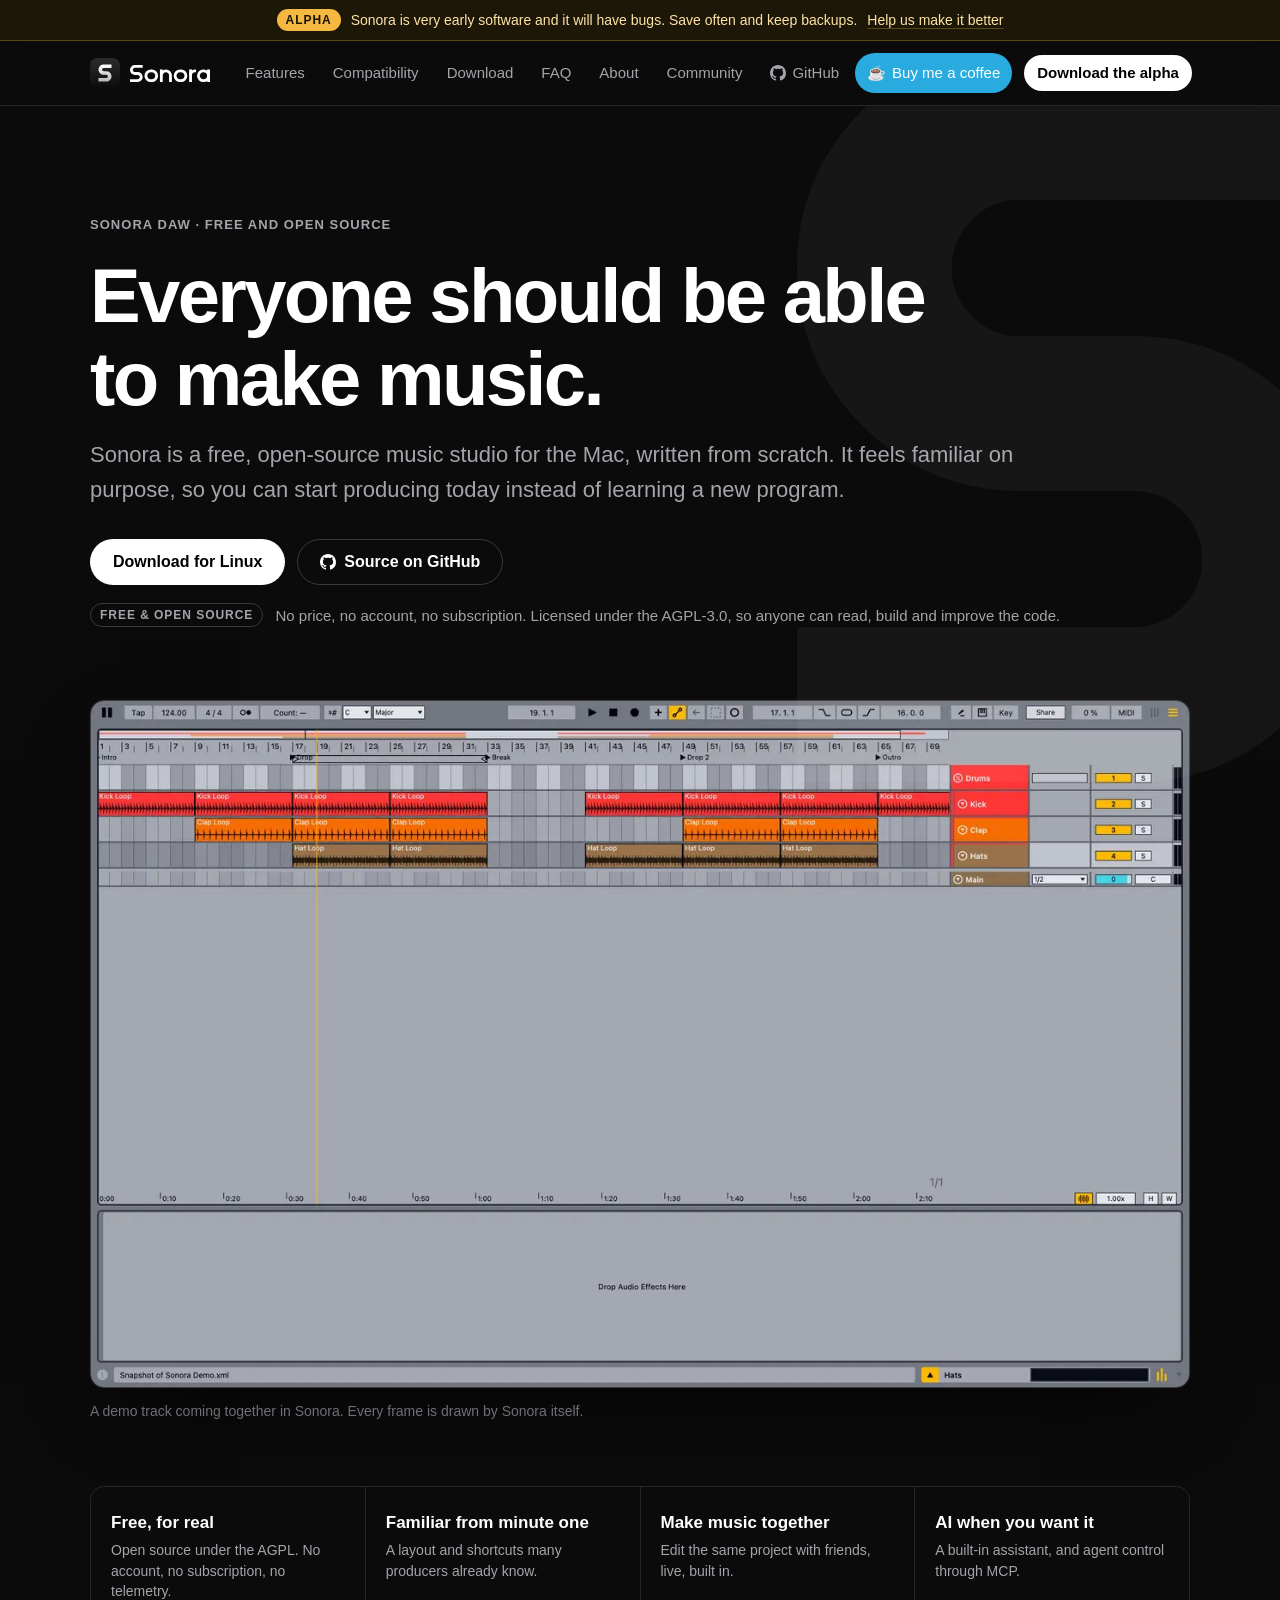
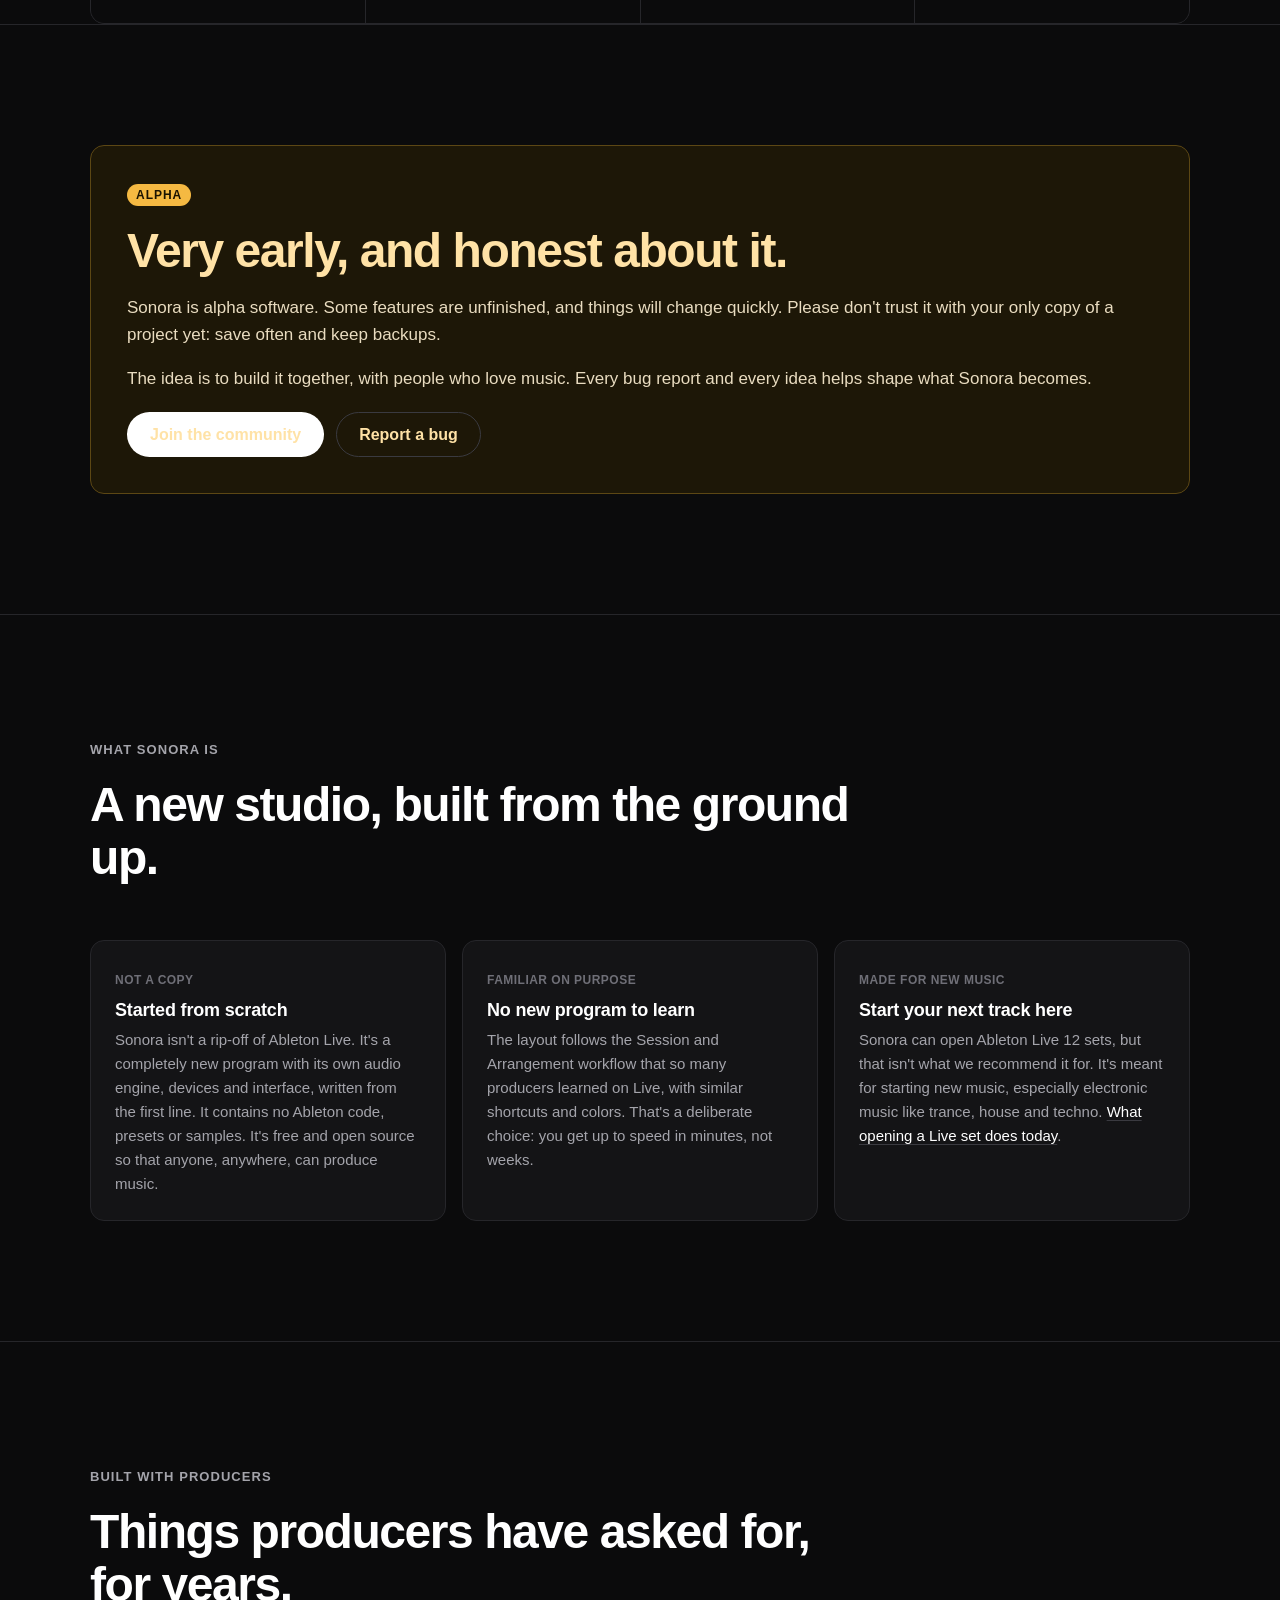
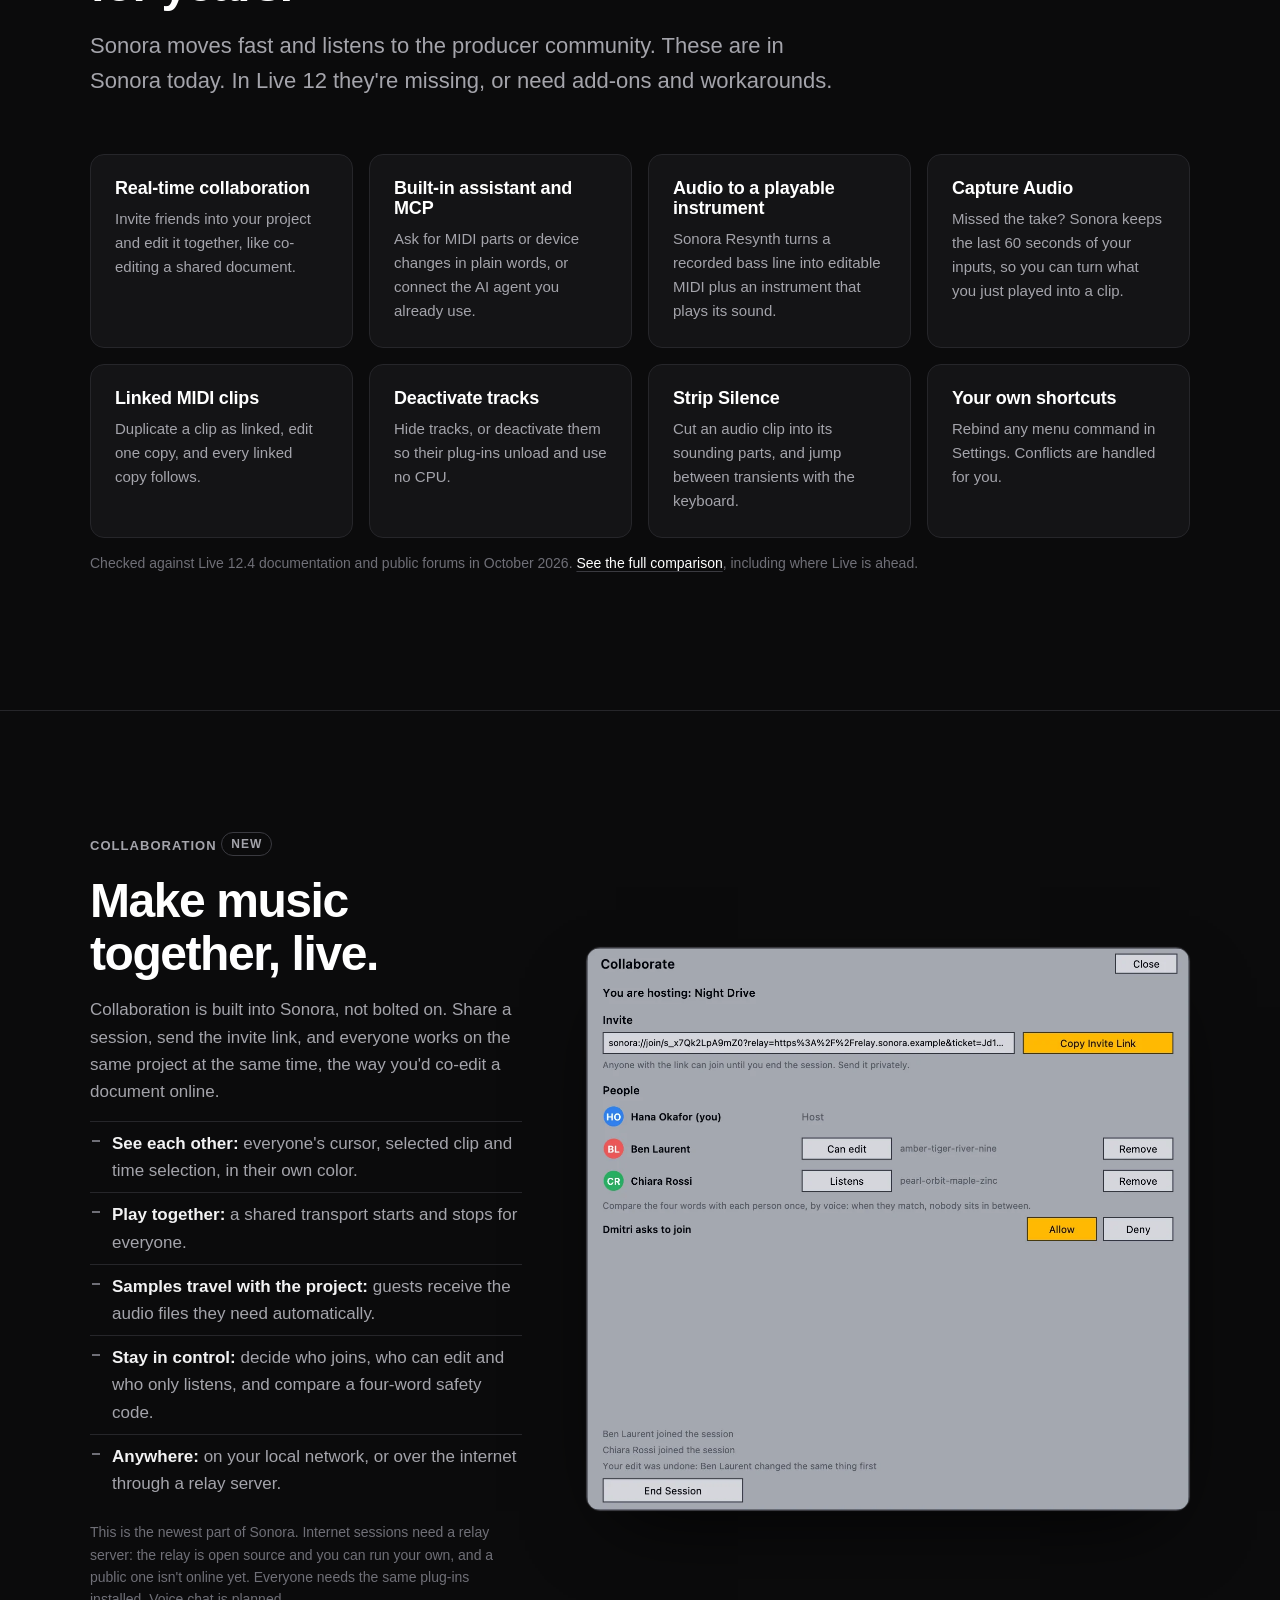
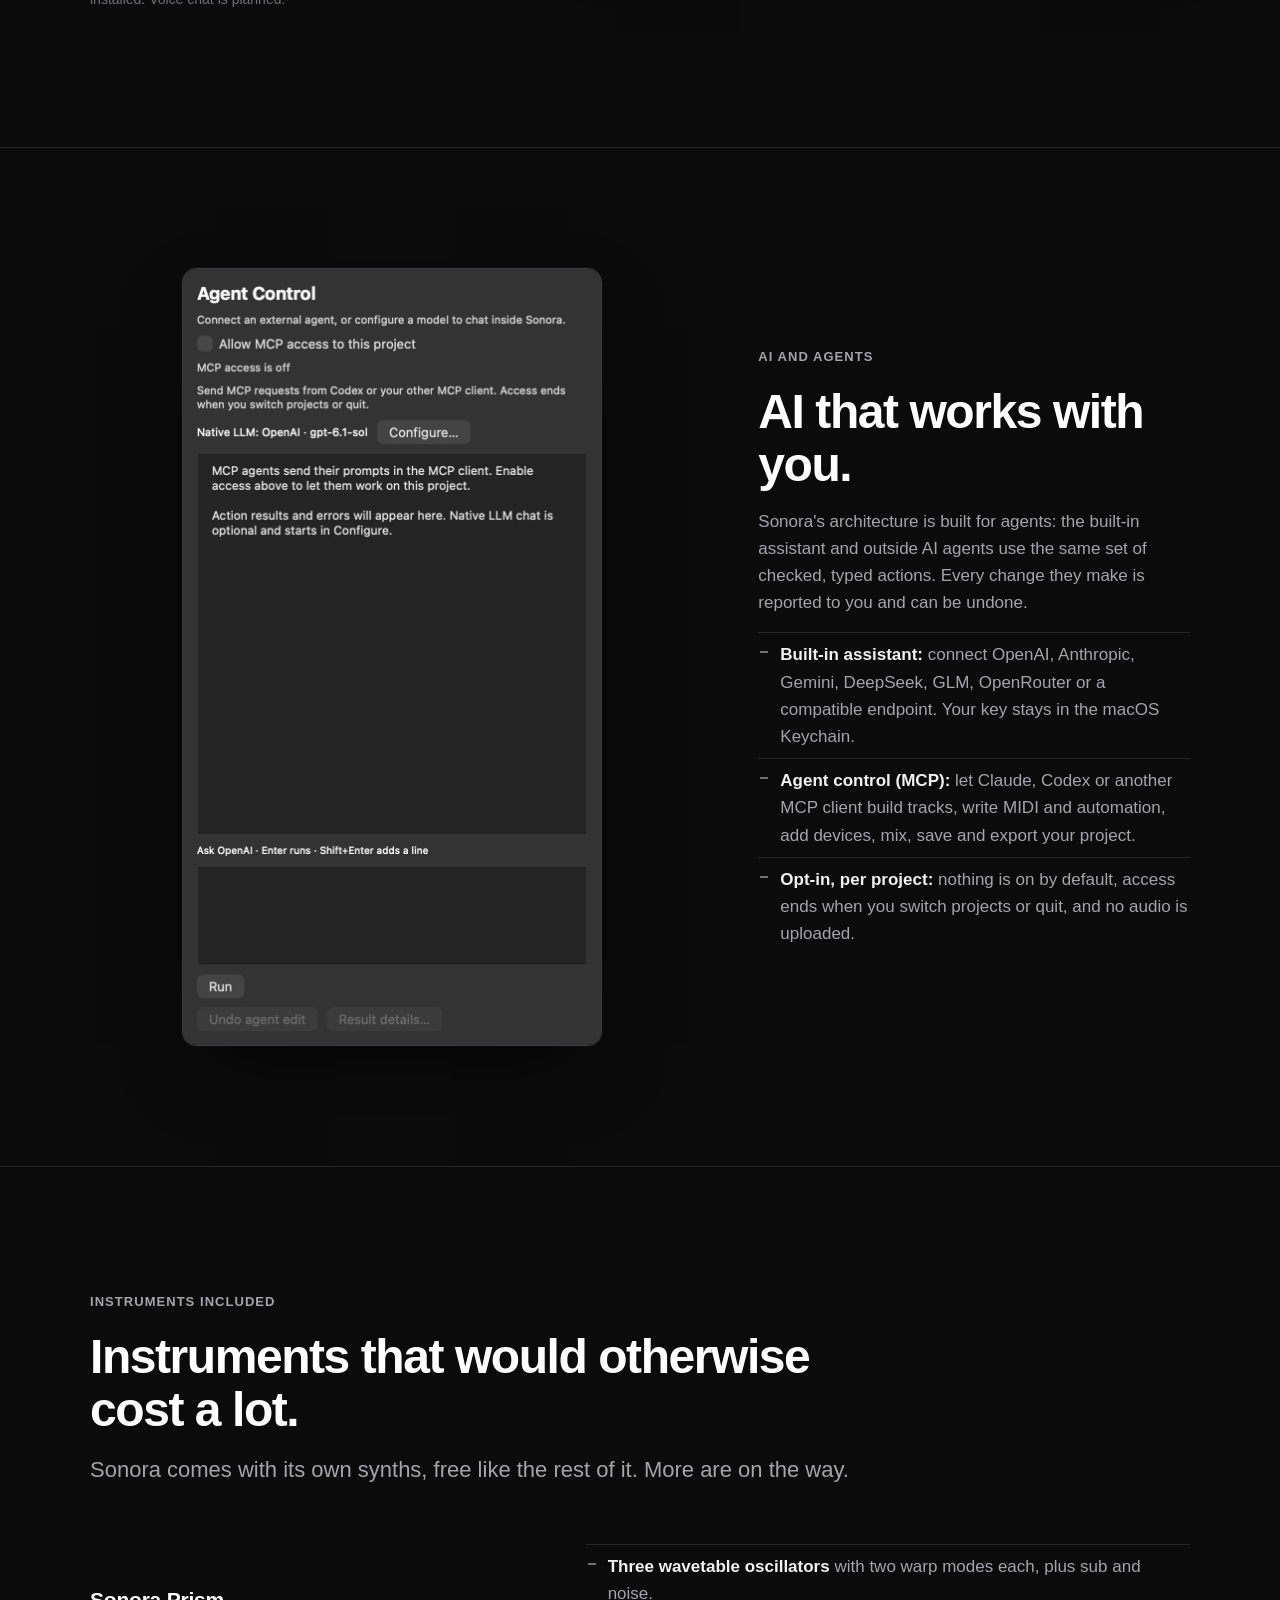
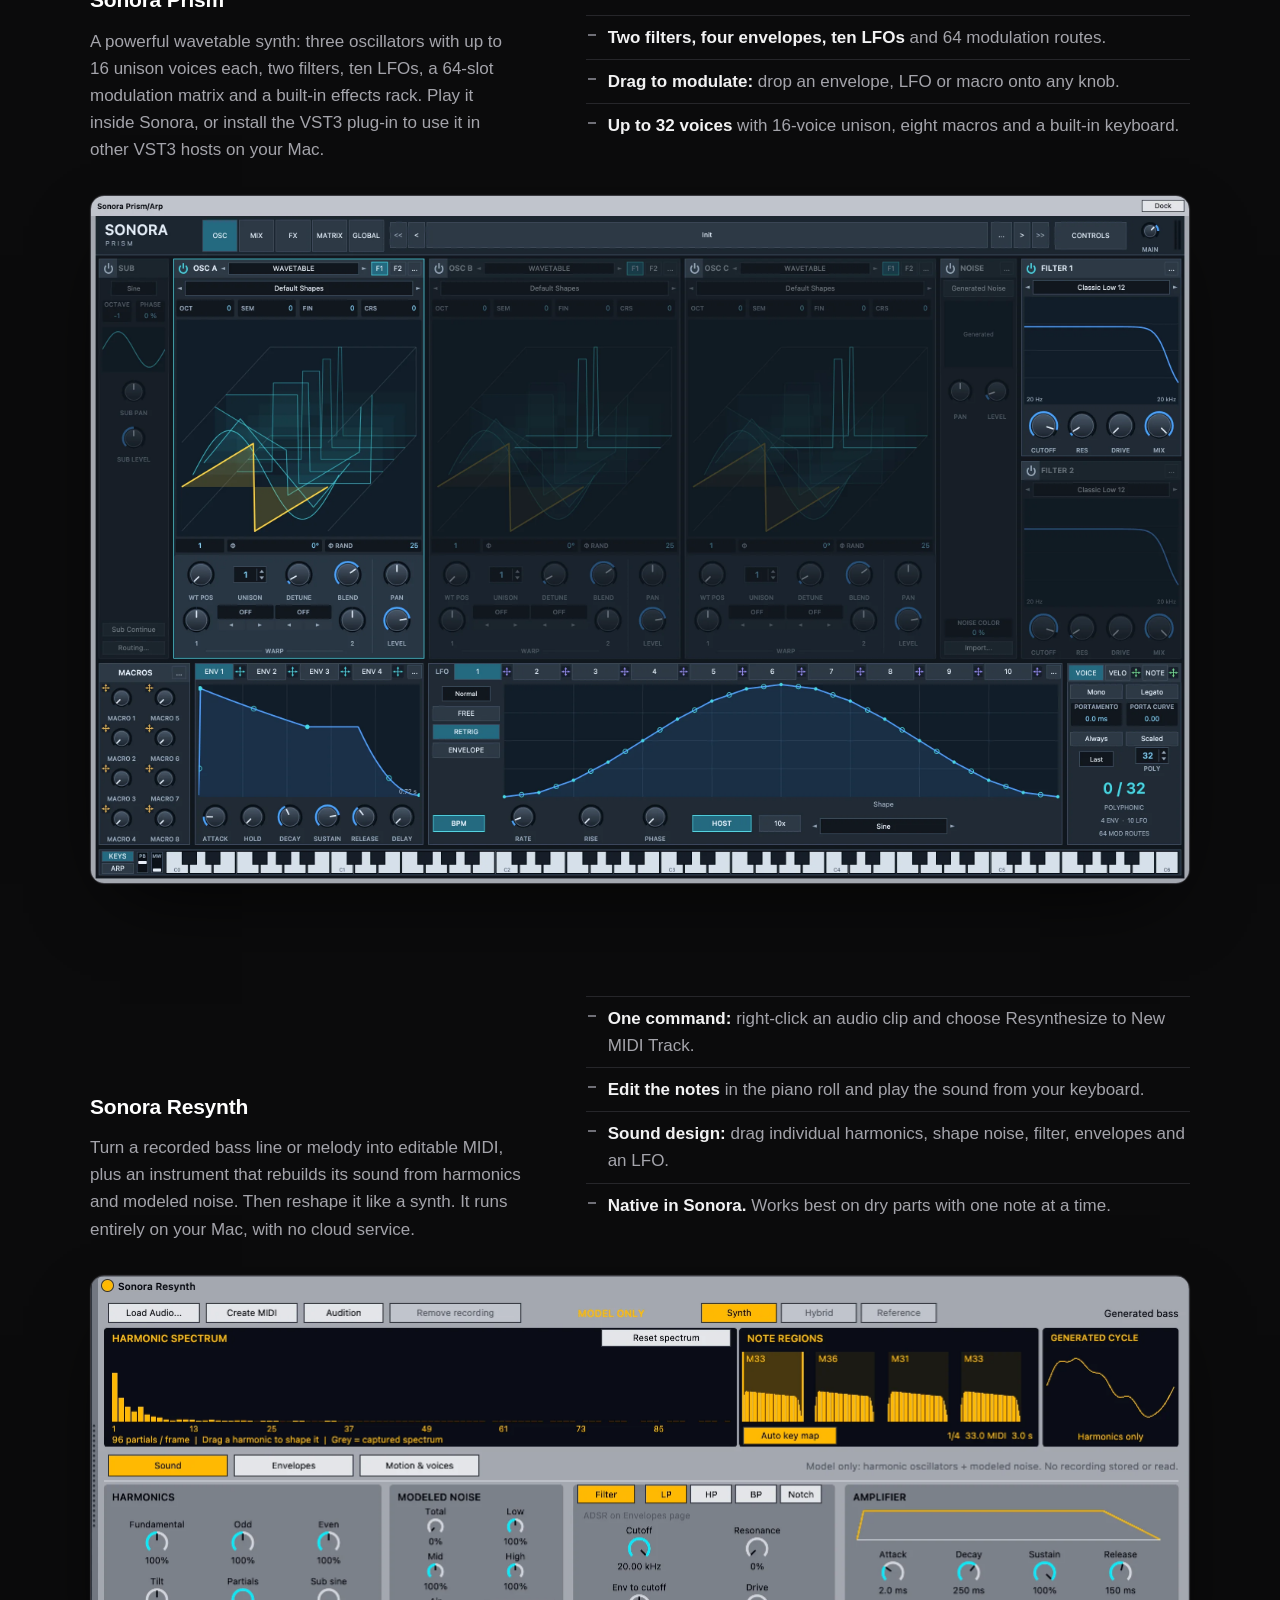
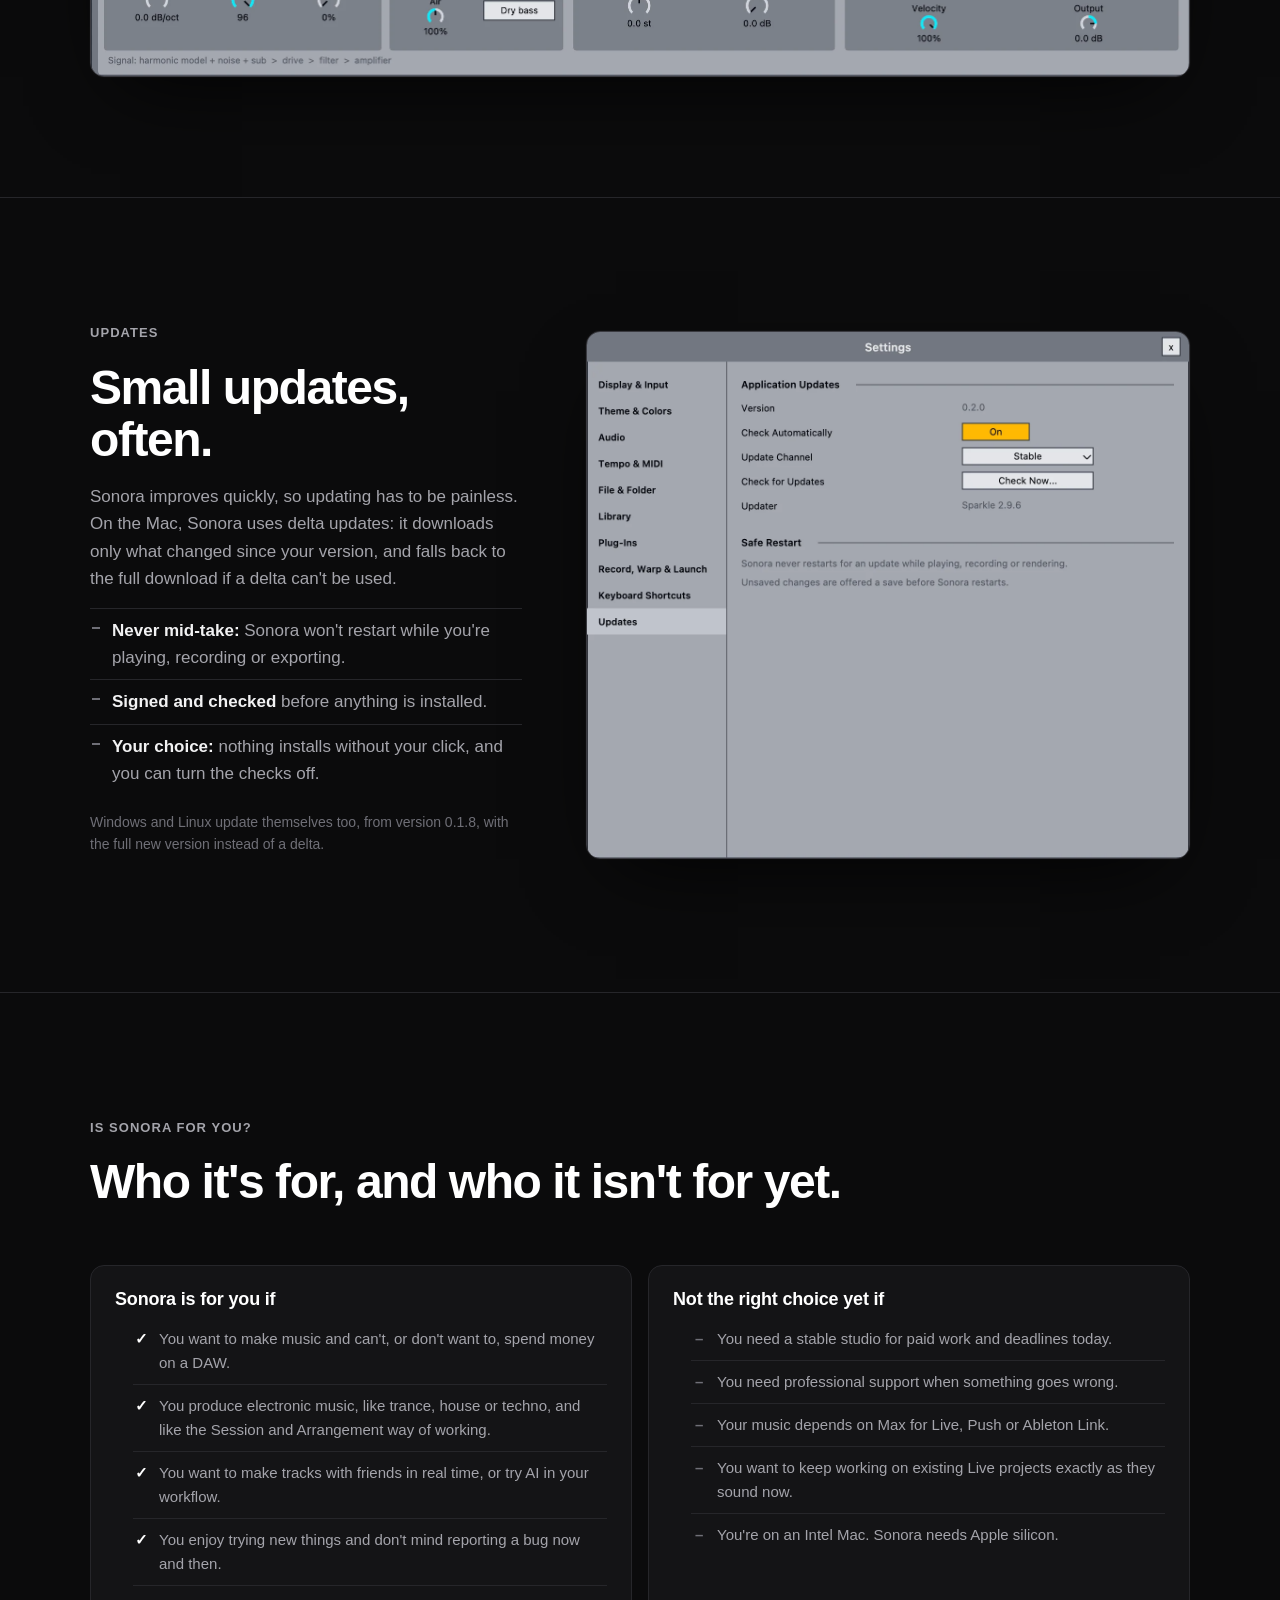
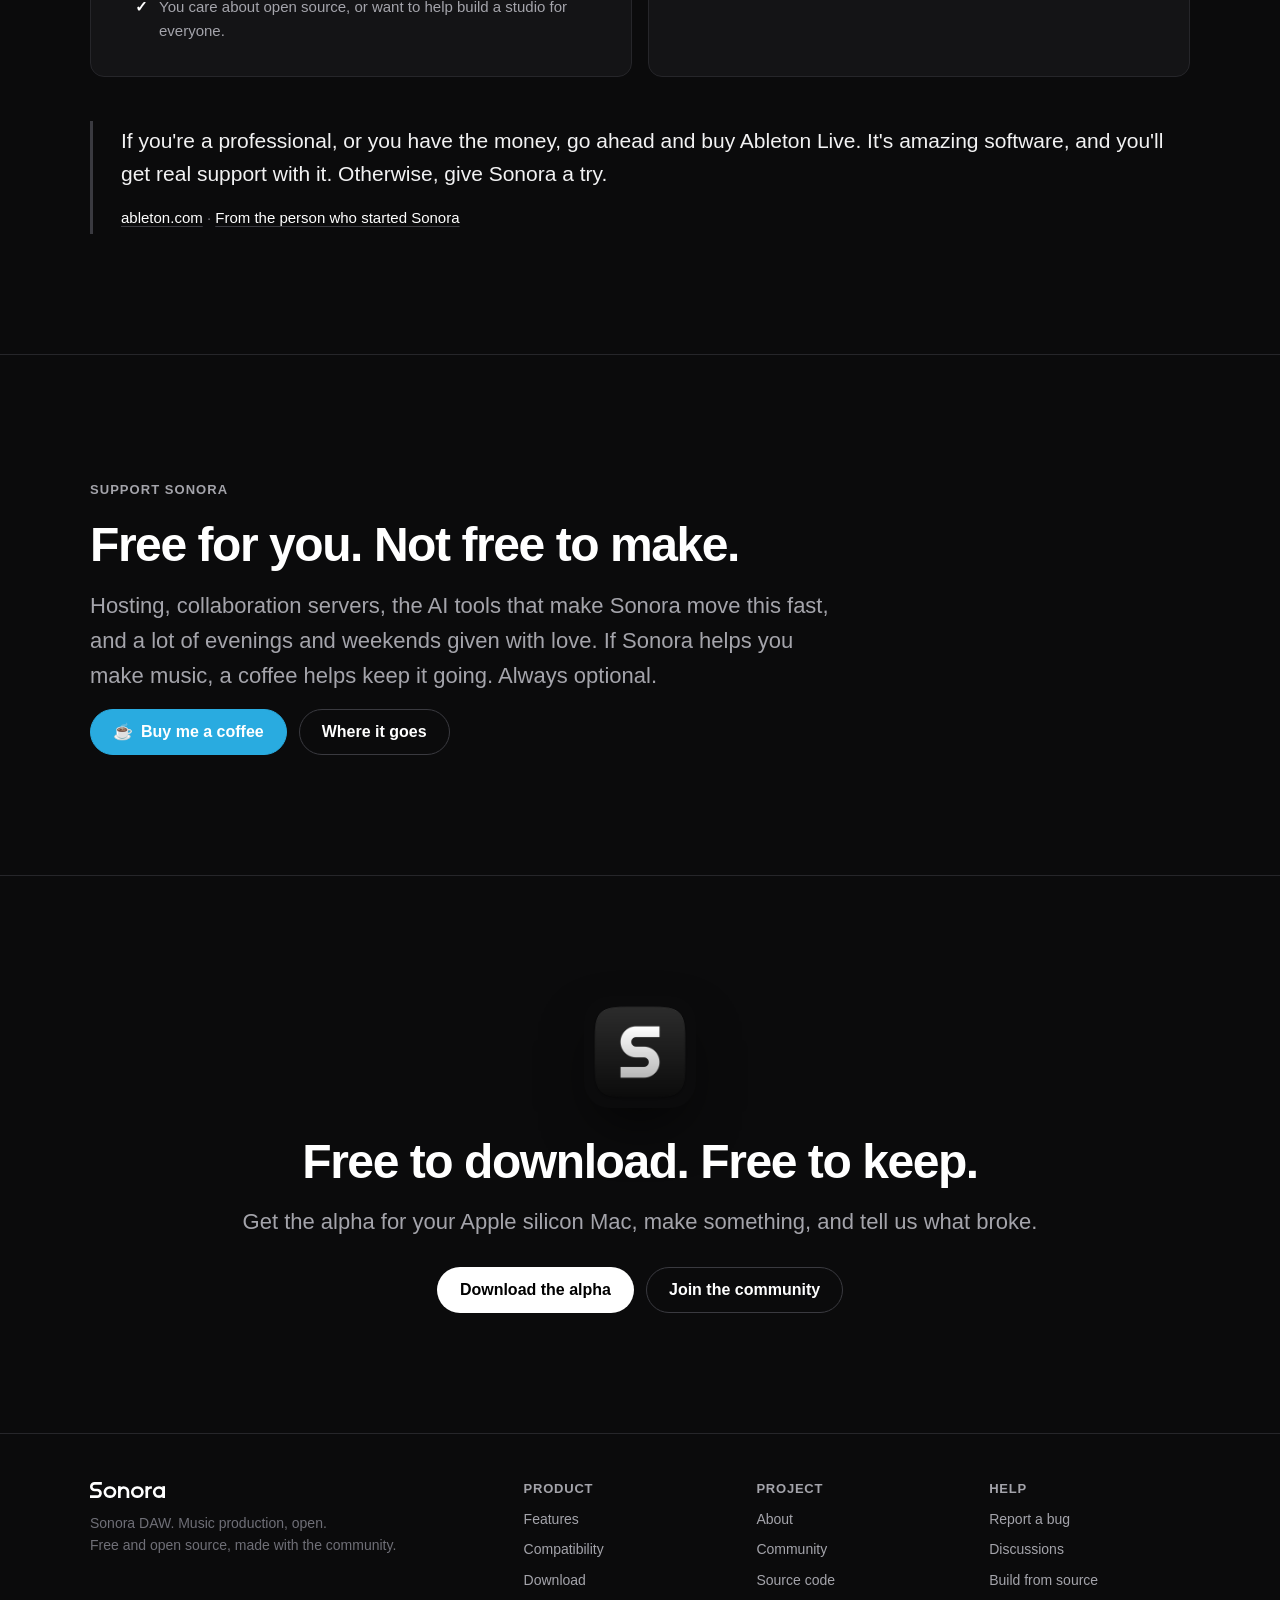
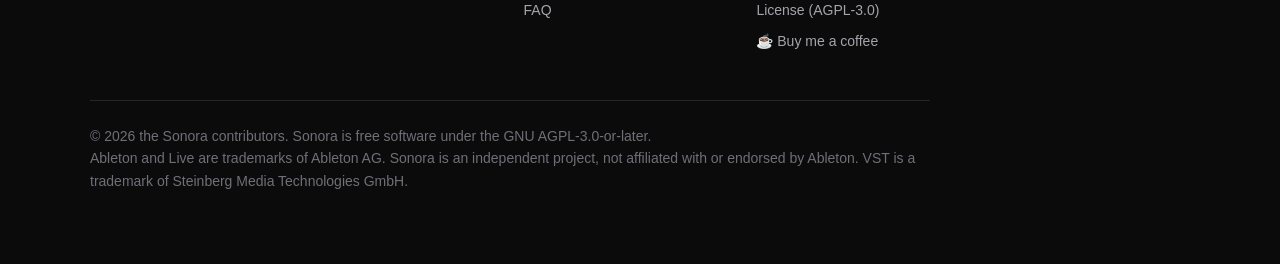
<file: index.html>
<!doctype html>
<html lang="en">
<head>
<meta charset="utf-8">
<meta name="viewport" content="width=device-width, initial-scale=1">
<title>Sonora DAW: free, open-source music production for Mac</title>
<meta name="description" content="Sonora is a free, open-source DAW for macOS, written from scratch so everyone can make music. A familiar workflow, real-time collaboration, a built-in assistant, and instruments included. Early alpha.">
<link rel="canonical" href="https://sonoradaw.com/">
<meta name="theme-color" content="#0b0b0c">
<meta name="color-scheme" content="dark">
<meta property="og:type" content="website">
<meta property="og:site_name" content="Sonora DAW">
<meta property="og:url" content="https://sonoradaw.com/">
<meta property="og:title" content="Sonora DAW: free, open-source music production for Mac">
<meta property="og:description" content="Sonora is a free, open-source DAW for macOS, written from scratch so everyone can make music. A familiar workflow, real-time collaboration, a built-in assistant, and instruments included. Early alpha.">
<meta property="og:image" content="https://sonoradaw.com/assets/img/og.png">
<meta property="og:image:width" content="1200">
<meta property="og:image:height" content="630">
<meta property="og:image:alt" content="The Sonora wordmark with the line: Free, open-source DAW for macOS. Alpha.">
<meta name="twitter:card" content="summary_large_image">
<link rel="icon" href="assets/brand/icon.svg" type="image/svg+xml">
<link rel="apple-touch-icon" href="assets/brand/apple-touch-icon.png">
<link rel="stylesheet" href="assets/site.css">
</head>
<body>
<a class="skip" href="#main">Skip to content</a>

<div class="alpha-bar" role="note" aria-label="Release status">
  <div class="wrap">
    <span class="badge badge-alpha">Alpha</span>
    <span>Sonora is very early software and it will have bugs. Save often and keep backups.</span>
    <a href="community.html">Help us make it better</a>
  </div>
</div>

<header class="site-header">
  <div class="wrap">
    <a class="brand" href="index.html" aria-label="Sonora home">
      <img class="mark" src="assets/brand/icon.svg" alt="" width="30" height="30">
      <img class="word" src="assets/brand/wordmark-white.svg" alt="Sonora" width="80" height="17">
    </a>
    <button class="nav-toggle" aria-expanded="false" aria-controls="nav">Menu</button>
    <nav class="nav" id="nav" aria-label="Main">
      <a href="features.html">Features</a>
      <a href="compatibility.html">Compatibility</a>
      <a href="download.html">Download</a>
      <a href="faq.html">FAQ</a>
      <a href="about.html">About</a>
      <a href="community.html">Community</a>
      <a class="nav-gh" href="https://github.com/lordillusions/sonora" aria-label="Sonora source code on GitHub"><svg aria-hidden="true" viewBox="0 0 16 16" width="16" height="16"><path fill="currentColor" d="M8 0C3.58 0 0 3.58 0 8c0 3.54 2.29 6.53 5.47 7.59.4.07.55-.17.55-.38 0-.19-.01-.82-.01-1.49-2.01.37-2.53-.49-2.69-.94-.09-.23-.48-.94-.82-1.13-.28-.15-.68-.52-.01-.53.63-.01 1.08.58 1.23.82.72 1.21 1.87.87 2.33.66.07-.52.28-.87.51-1.07-1.78-.2-3.64-.89-3.64-3.95 0-.87.31-1.59.82-2.15-.08-.2-.36-1.02.08-2.12 0 0 .67-.21 2.2.82.64-.18 1.32-.27 2-.27.68 0 1.36.09 2 .27 1.53-1.04 2.2-.82 2.2-.82.44 1.1.16 1.92.08 2.12.51.56.82 1.27.82 2.15 0 3.07-1.87 3.75-3.65 3.95.29.25.54.73.54 1.48 0 1.07-.01 1.93-.01 2.2 0 .21.15.46.55.38A8.013 8.013 0 0016 8c0-4.42-3.58-8-8-8z"/></svg><span>GitHub</span></a>
      <a class="nav-coffee" href="https://ko-fi.com/lordillusions" target="_blank" rel="noopener" aria-label="Buy me a coffee on Ko-fi"><span aria-hidden="true">☕</span><span class="nav-coffee-label">Buy me a coffee</span></a>
      <a class="btn btn-primary btn-small" href="download.html">Download the alpha</a>
    </nav>
  </div>
</header>

<main id="main">

<section class="hero">
  <div class="wrap">
    <span class="eyebrow">Sonora DAW · Free and open source</span>
    <h1>Everyone should be able<br>to make music.</h1>
    <p class="lede">Sonora is a free, open-source music studio for the Mac, written from scratch. It feels familiar on purpose, so you can start producing today instead of learning a new program.</p>
    <div class="btn-row">
      <a class="btn btn-primary" href="download.html" data-os-label="Download for">Download the alpha</a>
      <a class="btn btn-ghost btn-gh" href="https://github.com/lordillusions/sonora"><svg aria-hidden="true" viewBox="0 0 16 16" width="16" height="16"><path fill="currentColor" d="M8 0C3.58 0 0 3.58 0 8c0 3.54 2.29 6.53 5.47 7.59.4.07.55-.17.55-.38 0-.19-.01-.82-.01-1.49-2.01.37-2.53-.49-2.69-.94-.09-.23-.48-.94-.82-1.13-.28-.15-.68-.52-.01-.53.63-.01 1.08.58 1.23.82.72 1.21 1.87.87 2.33.66.07-.52.28-.87.51-1.07-1.78-.2-3.64-.89-3.64-3.95 0-.87.31-1.59.82-2.15-.08-.2-.36-1.02.08-2.12 0 0 .67-.21 2.2.82.64-.18 1.32-.27 2-.27.68 0 1.36.09 2 .27 1.53-1.04 2.2-.82 2.2-.82.44 1.1.16 1.92.08 2.12.51.56.82 1.27.82 2.15 0 3.07-1.87 3.75-3.65 3.95.29.25.54.73.54 1.48 0 1.07-.01 1.93-.01 2.2 0 .21.15.46.55.38A8.013 8.013 0 0016 8c0-4.42-3.58-8-8-8z"/></svg>Source on GitHub</a>
    </div>
    <p class="oss-line"><span class="badge badge-soft">Free &amp; open source</span> No price, no account, no subscription. Licensed under the AGPL-3.0, so anyone can read, build and improve the code.</p>
    <div class="hero-shot">
      <figure class="shot">
        <picture>
          <source media="(prefers-reduced-motion: reduce)" srcset="assets/img/hero-arrangement.webp">
          <img src="assets/img/timelapse.webp" width="1280" height="800" alt="A track being built in Sonora's Arrangement view: drum, bass, chord, arp, lead, pad and FX tracks appear and fill with clips, EQ Eight, Compressor, Sonora Prism, Echo, Delay and Reverb drop into their device chains, then the song plays.">
        </picture>
      </figure>
      <p class="shot-caption">A demo track coming together in Sonora. Every frame is drawn by Sonora itself.</p>
    </div>

    <div class="facts">
      <div class="fact"><strong>Free, for real</strong><span>Open source under the AGPL. No account, no subscription, no telemetry.</span></div>
      <div class="fact"><strong>Familiar from minute one</strong><span>A layout and shortcuts many producers already know.</span></div>
      <div class="fact"><strong>Make music together</strong><span>Edit the same project with friends, live, built in.</span></div>
      <div class="fact"><strong>AI when you want it</strong><span>A built-in assistant, and agent control through MCP.</span></div>
    </div>
  </div>
</section>

<section id="alpha">
  <div class="wrap">
    <div class="notice">
      <span class="badge badge-alpha">Alpha</span>
      <h2 style="margin-top:16px">Very early, and honest about it.</h2>
      <p>Sonora is alpha software. Some features are unfinished, and things will change quickly. Please don't trust it with your only copy of a project yet: save often and keep backups.</p>
      <p>The idea is to build it together, with people who love music. Every bug report and every idea helps shape what Sonora becomes.</p>
      <div class="btn-row">
        <a class="btn btn-primary" href="community.html">Join the community</a>
        <a class="btn btn-ghost" href="https://github.com/lordillusions/sonora/issues">Report a bug</a>
      </div>
    </div>
  </div>
</section>

<section id="what">
  <div class="wrap">
    <div class="section-head">
      <span class="eyebrow">What Sonora is</span>
      <h2>A new studio, built from the ground up.</h2>
    </div>
    <div class="grid">
      <div class="card">
        <span class="tag">Not a copy</span>
        <h3>Started from scratch</h3>
        <p>Sonora isn't a rip-off of Ableton Live. It's a completely new program with its own audio engine, devices and interface, written from the first line. It contains no Ableton code, presets or samples. It's free and open source so that anyone, anywhere, can produce music.</p>
      </div>
      <div class="card">
        <span class="tag">Familiar on purpose</span>
        <h3>No new program to learn</h3>
        <p>The layout follows the Session and Arrangement workflow that so many producers learned on Live, with similar shortcuts and colors. That's a deliberate choice: you get up to speed in minutes, not weeks.</p>
      </div>
      <div class="card">
        <span class="tag">Made for new music</span>
        <h3>Start your next track here</h3>
        <p>Sonora can open Ableton Live 12 sets, but that isn't what we recommend it for. It's meant for starting new music, especially electronic music like trance, house and techno. <a href="compatibility.html">What opening a Live set does today</a>.</p>
      </div>
    </div>
  </div>
</section>

<section id="requests">
  <div class="wrap">
    <div class="section-head">
      <span class="eyebrow">Built with producers</span>
      <h2>Things producers have asked for, for years.</h2>
      <p class="lede">Sonora moves fast and listens to the producer community. These are in Sonora today. In Live&nbsp;12 they're missing, or need add-ons and workarounds.</p>
    </div>
    <div class="grid">
      <div class="card"><h3>Real-time collaboration</h3><p>Invite friends into your project and edit it together, like co-editing a shared document.</p></div>
      <div class="card"><h3>Built-in assistant and MCP</h3><p>Ask for MIDI parts or device changes in plain words, or connect the AI agent you already use.</p></div>
      <div class="card"><h3>Audio to a playable instrument</h3><p>Sonora Resynth turns a recorded bass line into editable MIDI plus an instrument that plays its sound.</p></div>
      <div class="card"><h3>Capture Audio</h3><p>Missed the take? Sonora keeps the last 60 seconds of your inputs, so you can turn what you just played into a clip.</p></div>
      <div class="card"><h3>Linked MIDI clips</h3><p>Duplicate a clip as linked, edit one copy, and every linked copy follows.</p></div>
      <div class="card"><h3>Deactivate tracks</h3><p>Hide tracks, or deactivate them so their plug-ins unload and use no CPU.</p></div>
      <div class="card"><h3>Strip Silence</h3><p>Cut an audio clip into its sounding parts, and jump between transients with the keyboard.</p></div>
      <div class="card"><h3>Your own shortcuts</h3><p>Rebind any menu command in Settings. Conflicts are handled for you.</p></div>
    </div>
    <p class="table-note">Checked against Live 12.4 documentation and public forums in October 2026. <a href="compatibility.html#compare">See the full comparison</a>, including where Live is ahead.</p>
  </div>
</section>

<section id="together">
  <div class="wrap">
    <div class="feature">
      <div>
        <span class="eyebrow">Collaboration <span class="badge badge-soft">New</span></span>
        <h2>Make music together, live.</h2>
        <p class="muted">Collaboration is built into Sonora, not bolted on. Share a session, send the invite link, and everyone works on the same project at the same time, the way you'd co-edit a document online.</p>
        <ul>
          <li><strong>See each other:</strong> everyone's cursor, selected clip and time selection, in their own color.</li>
          <li><strong>Play together:</strong> a shared transport starts and stops for everyone.</li>
          <li><strong>Samples travel with the project:</strong> guests receive the audio files they need automatically.</li>
          <li><strong>Stay in control:</strong> decide who joins, who can edit and who only listens, and compare a four-word safety code.</li>
          <li><strong>Anywhere:</strong> on your local network, or over the internet through a relay server.</li>
        </ul>
        <p class="small faint">This is the newest part of Sonora. Internet sessions need a relay server: the relay is open source and you can run your own, and a public one isn't online yet. Everyone needs the same plug-ins installed. Voice chat is planned.</p>
      </div>
      <figure class="shot"><img src="assets/img/collab-panel.webp" width="1198" height="1118" alt="The Collaborate panel while hosting: an invite link with a Copy button, three people with their roles and safety words, and a request to join with Allow and Deny." loading="lazy"></figure>
    </div>
  </div>
</section>

<section id="ai">
  <div class="wrap">
    <div class="feature flip">
      <div>
        <span class="eyebrow">AI and agents</span>
        <h2>AI that works with you.</h2>
        <p class="muted">Sonora's architecture is built for agents: the built-in assistant and outside AI agents use the same set of checked, typed actions. Every change they make is reported to you and can be undone.</p>
        <ul>
          <li><strong>Built-in assistant:</strong> connect OpenAI, Anthropic, Gemini, DeepSeek, GLM, OpenRouter or a compatible endpoint. Your key stays in the macOS Keychain.</li>
          <li><strong>Agent control (MCP):</strong> let Claude, Codex or another MCP client build tracks, write MIDI and automation, add devices, mix, save and export your project.</li>
          <li><strong>Opt-in, per project:</strong> nothing is on by default, access ends when you switch projects or quit, and no audio is uploaded.</li>
        </ul>
      </div>
      <figure class="shot tall"><img src="assets/img/assistant.webp" width="840" height="1560" alt="The Agent Control panel with a configured assistant, a prompt box, Run and Undo agent edit buttons." loading="lazy"></figure>
    </div>
  </div>
</section>

<section id="instruments">
  <div class="wrap">
    <div class="section-head">
      <span class="eyebrow">Instruments included</span>
      <h2>Instruments that would otherwise cost a lot.</h2>
      <p class="lede">Sonora comes with its own synths, free like the rest of it. More are on the way.</p>
    </div>
    <div class="feature wide">
      <div>
        <h3>Sonora Prism</h3>
        <p class="muted">A powerful wavetable synth: three oscillators with up to 16 unison voices each, two filters, ten LFOs, a 64-slot modulation matrix and a built-in effects rack. Play it inside Sonora, or install the VST3 plug-in to use it in other VST3 hosts on your Mac.</p>
      </div>
      <div>
        <ul>
          <li><strong>Three wavetable oscillators</strong> with two warp modes each, plus sub and noise.</li>
          <li><strong>Two filters, four envelopes, ten LFOs</strong> and 64 modulation routes.</li>
          <li><strong>Drag to modulate:</strong> drop an envelope, LFO or macro onto any knob.</li>
          <li><strong>Up to 32 voices</strong> with 16-voice unison, eight macros and a built-in keyboard.</li>
        </ul>
      </div>
      <figure class="shot"><img src="assets/img/prism.webp" width="1440" height="900" alt="Sonora Prism in its own window: three oscillators with 3D wavetable views, sub, noise, two filters, macros, envelope and LFO editors, voice settings and a keyboard." loading="lazy"></figure>
    </div>
    <div class="feature wide">
      <div>
        <h3>Sonora Resynth</h3>
        <p class="muted">Turn a recorded bass line or melody into editable MIDI, plus an instrument that rebuilds its sound from harmonics and modeled noise. Then reshape it like a synth. It runs entirely on your Mac, with no cloud service.</p>
      </div>
      <div>
        <ul>
          <li><strong>One command:</strong> right-click an audio clip and choose Resynthesize to New MIDI Track.</li>
          <li><strong>Edit the notes</strong> in the piano roll and play the sound from your keyboard.</li>
          <li><strong>Sound design:</strong> drag individual harmonics, shape noise, filter, envelopes and an LFO.</li>
          <li><strong>Native in Sonora.</strong> Works best on dry parts with one note at a time.</li>
        </ul>
      </div>
      <figure class="shot"><img src="assets/img/resynth.webp" width="2199" height="801" alt="Sonora Resynth: harmonic spectrum, detected note regions, the generated waveform cycle, and harmonics, modeled noise, filter and amplifier controls." loading="lazy"></figure>
    </div>
  </div>
</section>

<section id="updates">
  <div class="wrap">
    <div class="feature">
      <div>
        <span class="eyebrow">Updates</span>
        <h2>Small updates, often.</h2>
        <p class="muted">Sonora improves quickly, so updating has to be painless. On the Mac, Sonora uses delta updates: it downloads only what changed since your version, and falls back to the full download if a delta can't be used.</p>
        <ul>
          <li><strong>Never mid-take:</strong> Sonora won't restart while you're playing, recording or exporting.</li>
          <li><strong>Signed and checked</strong> before anything is installed.</li>
          <li><strong>Your choice:</strong> nothing installs without your click, and you can turn the checks off.</li>
        </ul>
        <p class="small faint">Windows and Linux update themselves too, from version 0.1.8, with the full new version instead of a delta.</p>
      </div>
      <figure class="shot"><img src="assets/img/settings-updates.webp" width="1280" height="1118" alt="Settings, Updates: Check Automatically, Update Channel and Check Now, with an explanation of safe restarts." loading="lazy"></figure>
    </div>
  </div>
</section>

<section id="who">
  <div class="wrap">
    <div class="section-head">
      <span class="eyebrow">Is Sonora for you?</span>
      <h2>Who it's for, and who it isn't for yet.</h2>
    </div>
    <div class="columns">
      <div class="card">
        <h3>Sonora is for you if</h3>
        <ul class="check-list">
          <li>You want to make music and can't, or don't want to, spend money on a DAW.</li>
          <li>You produce electronic music, like trance, house or techno, and like the Session and Arrangement way of working.</li>
          <li>You want to make tracks with friends in real time, or try AI in your workflow.</li>
          <li>You enjoy trying new things and don't mind reporting a bug now and then.</li>
          <li>You care about open source, or want to help build a studio for everyone.</li>
        </ul>
      </div>
      <div class="card">
        <h3>Not the right choice yet if</h3>
        <ul class="cross-list">
          <li>You need a stable studio for paid work and deadlines today.</li>
          <li>You need professional support when something goes wrong.</li>
          <li>Your music depends on Max for Live, Push or Ableton Link.</li>
          <li>You want to keep working on existing Live projects exactly as they sound now.</li>
          <li>You're on an Intel Mac. Sonora needs Apple silicon.</li>
        </ul>
      </div>
    </div>
    <blockquote class="note mt">
      <p>If you're a professional, or you have the money, go ahead and buy Ableton Live. It's amazing software, and you'll get real support with it. Otherwise, give Sonora a try.</p>
      <footer><a href="https://www.ableton.com/">ableton.com</a> · <a href="about.html">From the person who started Sonora</a></footer>
    </blockquote>
  </div>
</section>

<section id="support" class="support-band">
  <div class="wrap">
    <div class="support-box">
      <span class="eyebrow">Support Sonora</span>
      <h2>Free for you. Not free to make.</h2>
      <p class="lede">Hosting, collaboration servers, the AI tools that make Sonora move this fast, and a lot of evenings and weekends given with love. If Sonora helps you make music, a coffee helps keep it going. Always optional.</p>
      <div class="btn-row"><a class="btn btn-bmc" href="https://ko-fi.com/lordillusions" target="_blank" rel="noopener"><span aria-hidden="true">☕</span> Buy me a coffee</a><a class="btn btn-ghost" href="about.html#support">Where it goes</a></div>
    </div>
  </div>
</section>

<section id="start" class="cta">
  <div class="wrap">
    <img class="cta-icon" src="assets/brand/icon-512.png" alt="" width="112" height="112">
    <h2>Free to download. Free to keep.</h2>
    <p class="lede">Get the alpha for your Apple silicon Mac, make something, and tell us what broke.</p>
    <div class="btn-row">
      <a class="btn btn-primary" href="download.html">Download the alpha</a>
      <a class="btn btn-ghost" href="community.html">Join the community</a>
    </div>
  </div>
</section>

</main>

<footer class="site-footer">
  <div class="wrap">
    <div class="footer-grid">
      <div class="footer-brand">
        <img src="assets/brand/wordmark-white.svg" alt="Sonora" width="75" height="16">
        <p>Sonora DAW. Music production, open.<br>Free and open source, made with the community.</p>
      </div>
      <div>
        <h2 class="footer-h">Product</h2>
        <ul><li><a href="features.html">Features</a></li><li><a href="compatibility.html">Compatibility</a></li><li><a href="download.html">Download</a></li><li><a href="faq.html">FAQ</a></li></ul>
      </div>
      <div>
        <h2 class="footer-h">Project</h2>
        <ul><li><a href="about.html">About</a></li><li><a href="community.html">Community</a></li><li><a href="https://github.com/lordillusions/sonora">Source code</a></li><li><a href="https://github.com/lordillusions/sonora/blob/main/LICENSE">License (AGPL-3.0)</a></li><li><a href="https://ko-fi.com/lordillusions" target="_blank" rel="noopener">☕ Buy me a coffee</a></li></ul>
      </div>
      <div>
        <h2 class="footer-h">Help</h2>
        <ul><li><a href="https://github.com/lordillusions/sonora/issues">Report a bug</a></li><li><a href="https://github.com/lordillusions/sonora/discussions">Discussions</a></li><li><a href="download.html#build">Build from source</a></li></ul>
      </div>
    </div>
    <p class="legal">&copy; <span id="year">2026</span> the Sonora contributors. Sonora is free software under the GNU AGPL-3.0-or-later.<br>
    Ableton and Live are trademarks of Ableton AG. Sonora is an independent project, not affiliated with or endorsed by Ableton. VST is a trademark of Steinberg Media Technologies GmbH.</p>
  </div>
</footer>

<script src="assets/site.js" defer></script>
</body>
</html>
</file>
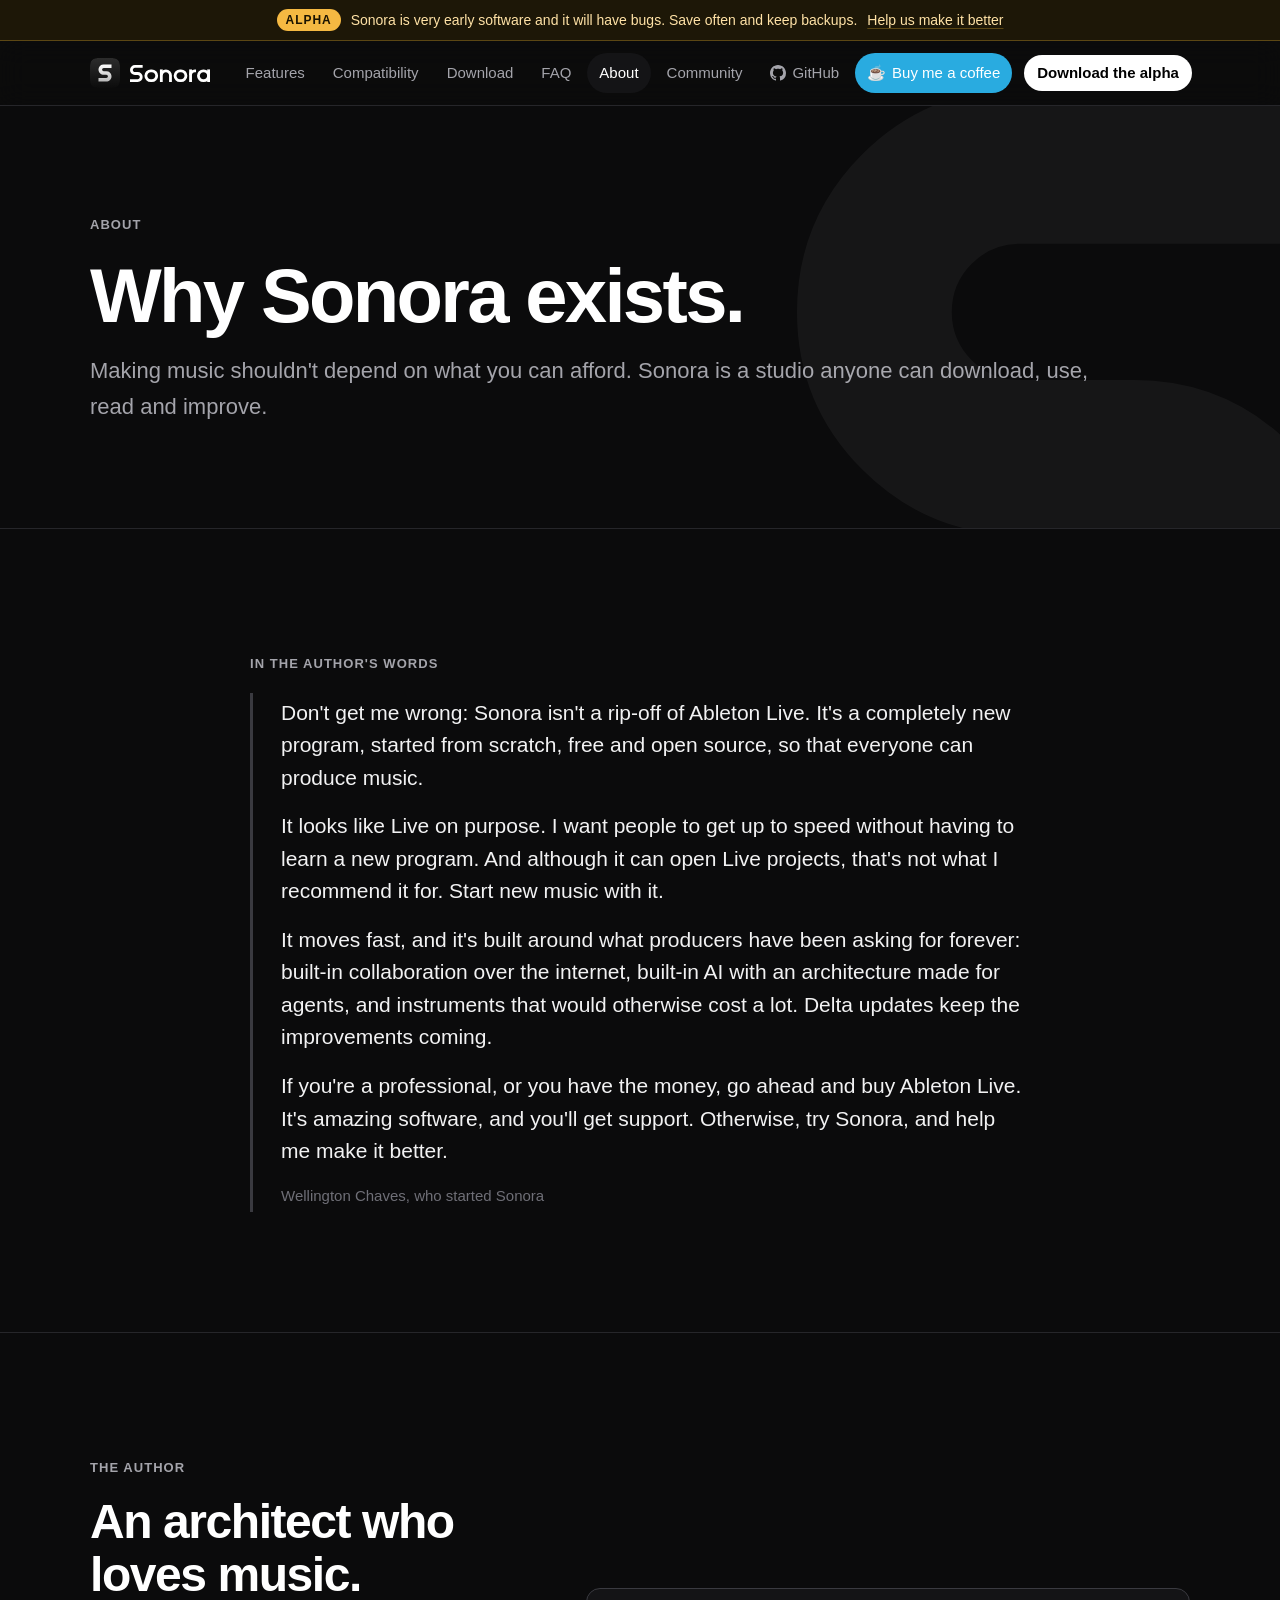
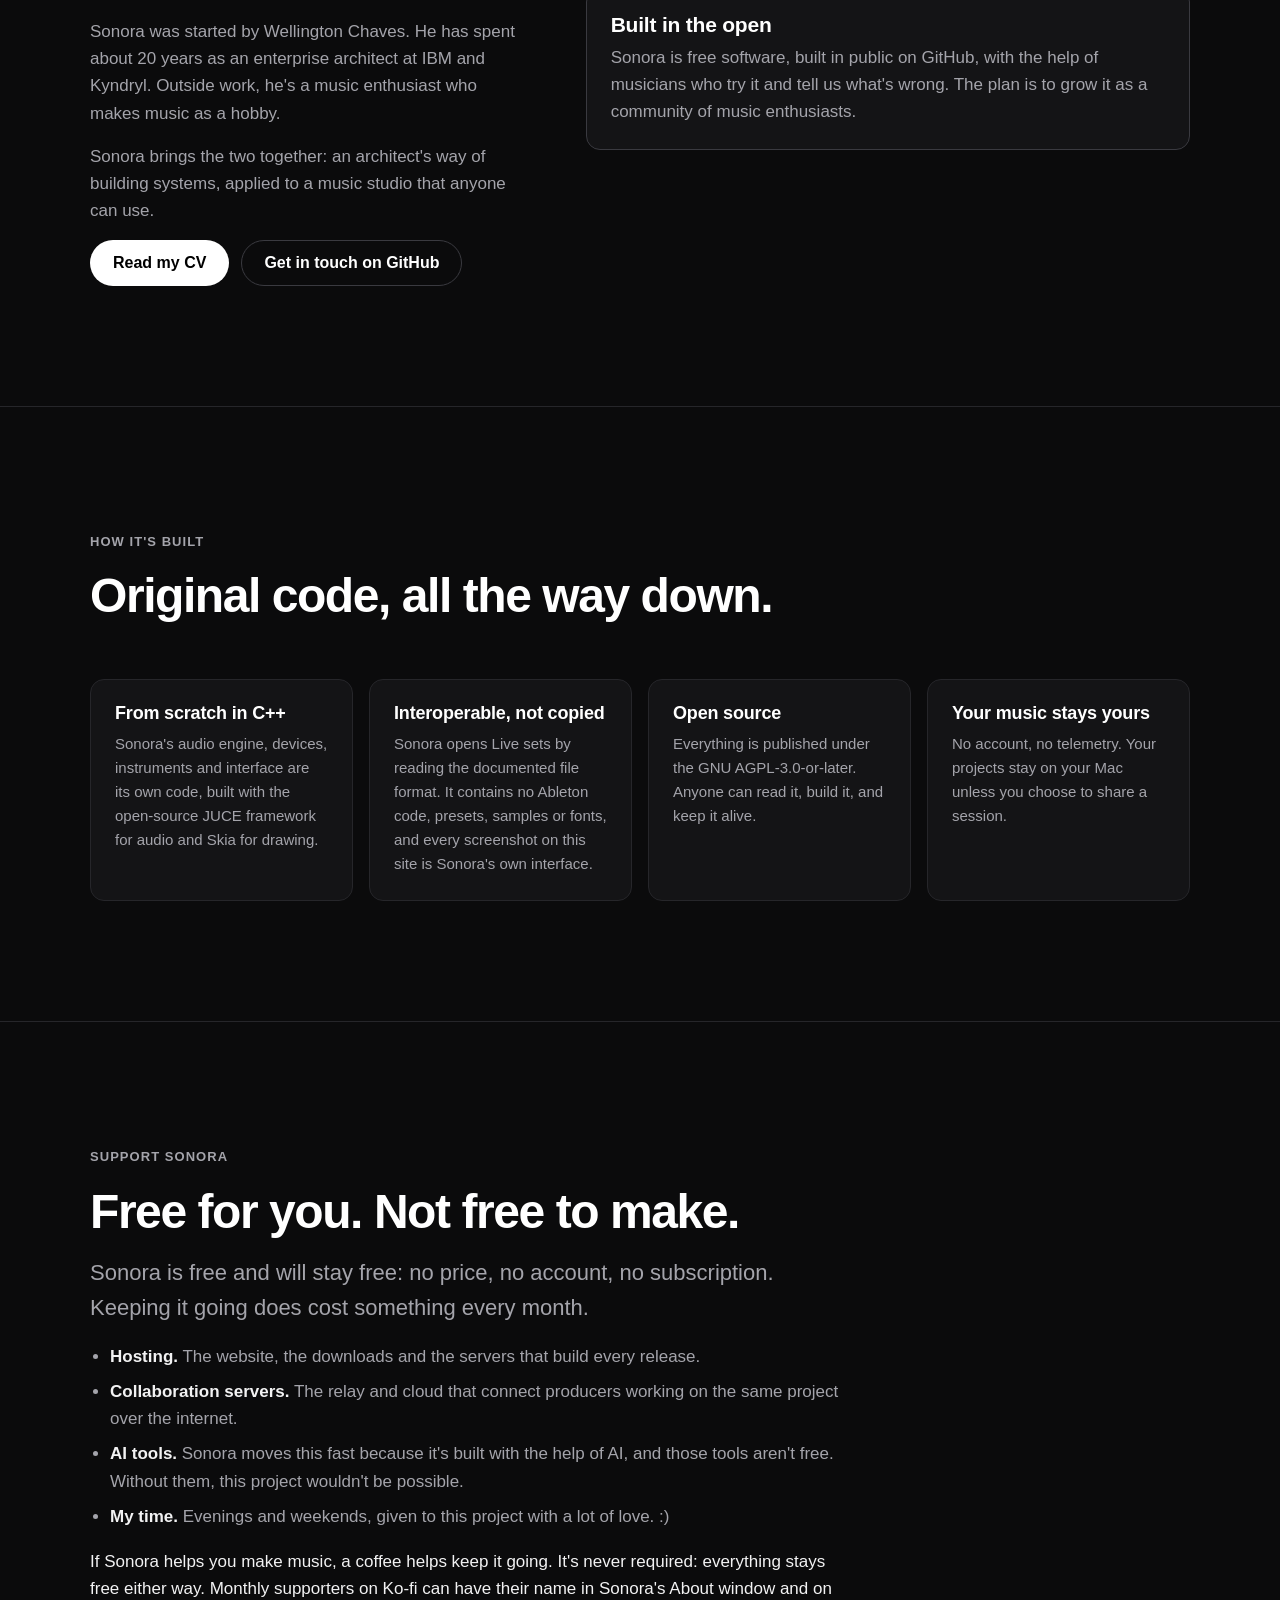
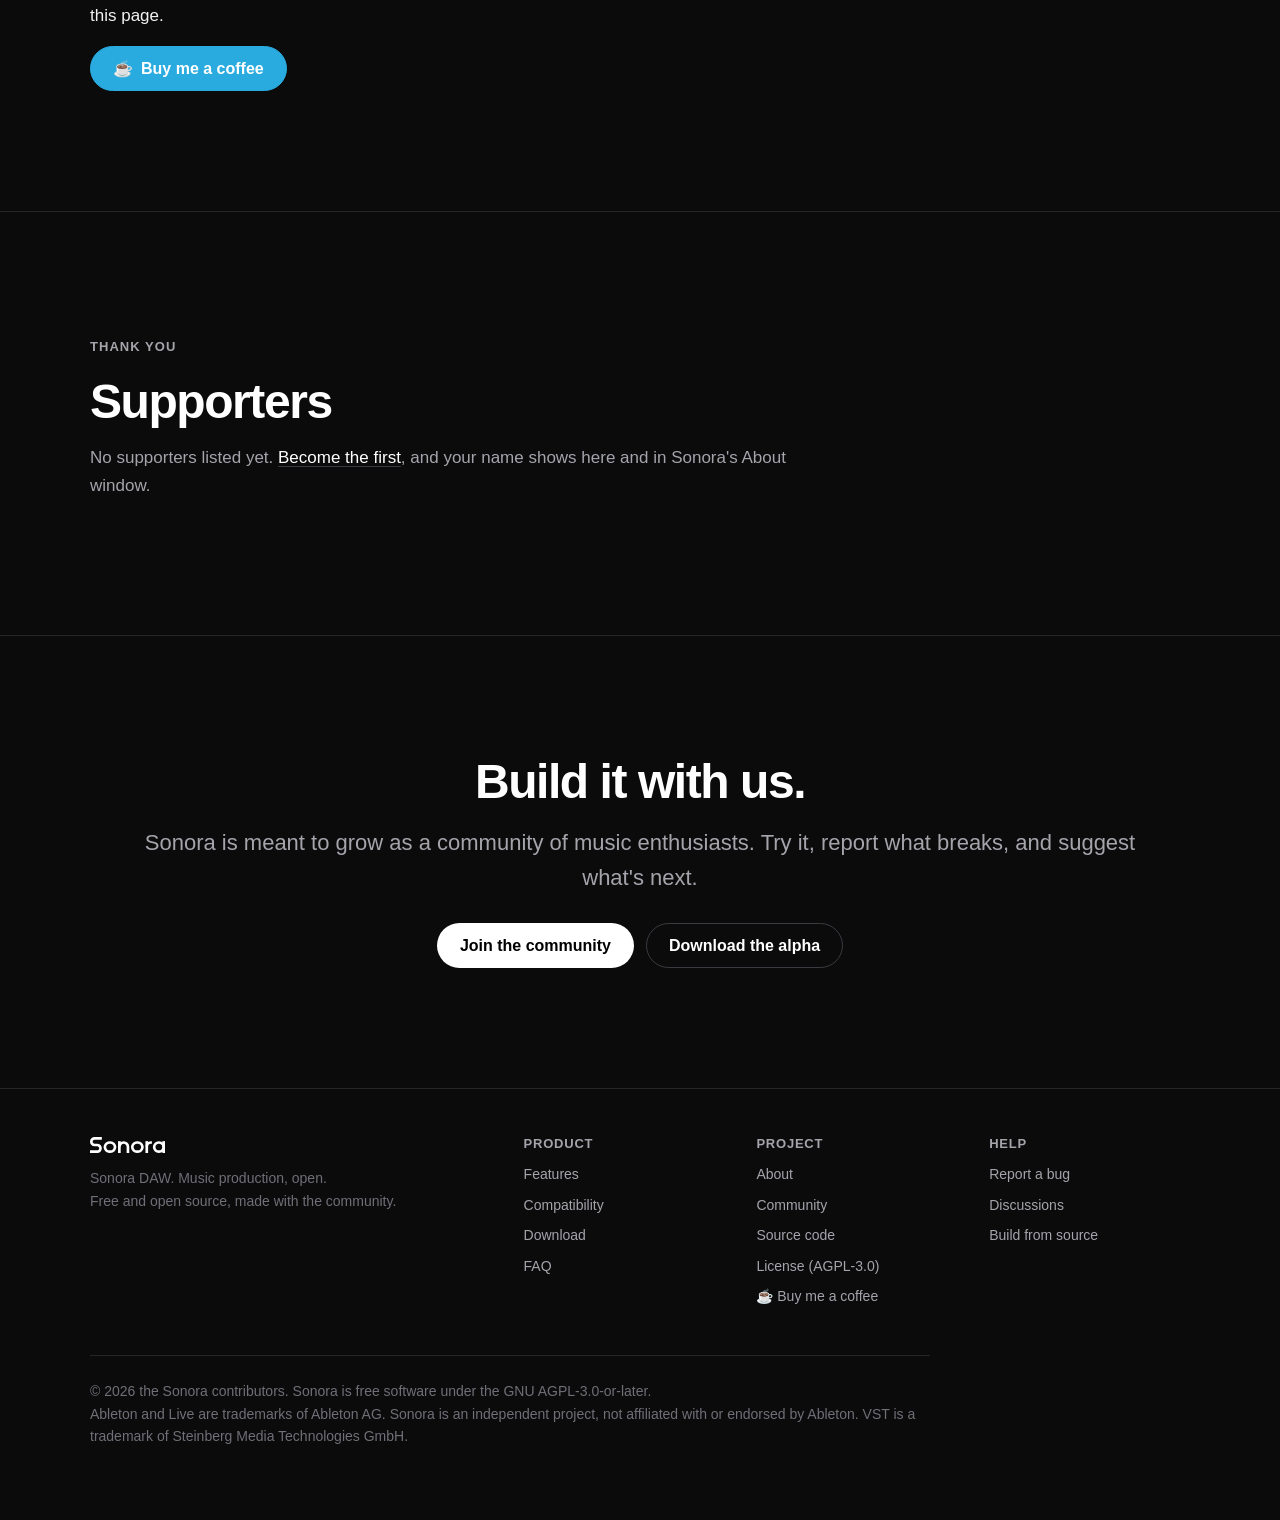
<file: about.html>
<!doctype html>
<html lang="en">
<head>
<meta charset="utf-8">
<meta name="viewport" content="width=device-width, initial-scale=1">
<title>About · Sonora DAW</title>
<meta name="description" content="Why Sonora exists, how it is built, and who started it.">
<link rel="canonical" href="https://sonoradaw.com/about.html">
<meta name="theme-color" content="#0b0b0c">
<meta name="color-scheme" content="dark">
<meta property="og:type" content="website">
<meta property="og:site_name" content="Sonora DAW">
<meta property="og:url" content="https://sonoradaw.com/about.html">
<meta property="og:title" content="About · Sonora DAW">
<meta property="og:description" content="Why Sonora exists, how it is built, and who started it.">
<meta property="og:image" content="https://sonoradaw.com/assets/img/og.png">
<meta property="og:image:width" content="1200">
<meta property="og:image:height" content="630">
<meta property="og:image:alt" content="The Sonora wordmark with the line: Free, open-source DAW for macOS. Alpha.">
<meta name="twitter:card" content="summary_large_image">
<link rel="icon" href="assets/brand/icon.svg" type="image/svg+xml">
<link rel="apple-touch-icon" href="assets/brand/apple-touch-icon.png">
<link rel="stylesheet" href="assets/site.css">
</head>
<body>
<a class="skip" href="#main">Skip to content</a>

<div class="alpha-bar" role="note" aria-label="Release status">
  <div class="wrap">
    <span class="badge badge-alpha">Alpha</span>
    <span>Sonora is very early software and it will have bugs. Save often and keep backups.</span>
    <a href="community.html">Help us make it better</a>
  </div>
</div>

<header class="site-header">
  <div class="wrap">
    <a class="brand" href="index.html" aria-label="Sonora home">
      <img class="mark" src="assets/brand/icon.svg" alt="" width="30" height="30">
      <img class="word" src="assets/brand/wordmark-white.svg" alt="Sonora" width="80" height="17">
    </a>
    <button class="nav-toggle" aria-expanded="false" aria-controls="nav">Menu</button>
    <nav class="nav" id="nav" aria-label="Main">
      <a href="features.html">Features</a>
      <a href="compatibility.html">Compatibility</a>
      <a href="download.html">Download</a>
      <a href="faq.html">FAQ</a>
      <a href="about.html" aria-current="page">About</a>
      <a href="community.html">Community</a>
      <a class="nav-gh" href="https://github.com/lordillusions/sonora" aria-label="Sonora source code on GitHub"><svg aria-hidden="true" viewBox="0 0 16 16" width="16" height="16"><path fill="currentColor" d="M8 0C3.58 0 0 3.58 0 8c0 3.54 2.29 6.53 5.47 7.59.4.07.55-.17.55-.38 0-.19-.01-.82-.01-1.49-2.01.37-2.53-.49-2.69-.94-.09-.23-.48-.94-.82-1.13-.28-.15-.68-.52-.01-.53.63-.01 1.08.58 1.23.82.72 1.21 1.87.87 2.33.66.07-.52.28-.87.51-1.07-1.78-.2-3.64-.89-3.64-3.95 0-.87.31-1.59.82-2.15-.08-.2-.36-1.02.08-2.12 0 0 .67-.21 2.2.82.64-.18 1.32-.27 2-.27.68 0 1.36.09 2 .27 1.53-1.04 2.2-.82 2.2-.82.44 1.1.16 1.92.08 2.12.51.56.82 1.27.82 2.15 0 3.07-1.87 3.75-3.65 3.95.29.25.54.73.54 1.48 0 1.07-.01 1.93-.01 2.2 0 .21.15.46.55.38A8.013 8.013 0 0016 8c0-4.42-3.58-8-8-8z"/></svg><span>GitHub</span></a>
      <a class="nav-coffee" href="https://ko-fi.com/lordillusions" target="_blank" rel="noopener" aria-label="Buy me a coffee on Ko-fi"><span aria-hidden="true">☕</span><span class="nav-coffee-label">Buy me a coffee</span></a>
      <a class="btn btn-primary btn-small" href="download.html">Download the alpha</a>
    </nav>
  </div>
</header>

<main id="main">

<section class="hero page-hero">
  <div class="wrap">
    <span class="eyebrow">About</span>
    <h1>Why Sonora exists.</h1>
    <p class="lede">Making music shouldn't depend on what you can afford. Sonora is a studio anyone can download, use, read and improve.</p>
  </div>
</section>

<section id="story">
  <div class="wrap narrow">
    <span class="eyebrow">In the author's words</span>
    <blockquote class="note">
      <p>Don't get me wrong: Sonora isn't a rip-off of Ableton Live. It's a completely new program, started from scratch, free and open source, so that everyone can produce music.</p>
      <p>It looks like Live on purpose. I want people to get up to speed without having to learn a new program. And although it can open Live projects, that's not what I recommend it for. Start new music with it.</p>
      <p>It moves fast, and it's built around what producers have been asking for forever: built-in collaboration over the internet, built-in AI with an architecture made for agents, and instruments that would otherwise cost a lot. Delta updates keep the improvements coming.</p>
      <p>If you're a professional, or you have the money, go ahead and buy Ableton Live. It's amazing software, and you'll get support. Otherwise, try Sonora, and help me make it better.</p>
      <footer>Wellington Chaves, who started Sonora</footer>
    </blockquote>
  </div>
</section>

<section id="author">
  <div class="wrap">
    <div class="feature">
      <div>
        <span class="eyebrow">The author</span>
        <h2>An architect who loves music.</h2>
        <p class="muted">Sonora was started by Wellington Chaves. He has spent about 20 years as an enterprise architect at IBM and Kyndryl. Outside work, he's a music enthusiast who makes music as a hobby.</p>
        <p class="muted">Sonora brings the two together: an architect's way of building systems, applied to a music studio that anyone can use.</p>
        <div class="btn-row">
          <a class="btn btn-primary" href="https://cv.lordillusions.com/cv-photo/" target="_blank" rel="noopener">Read my CV</a>
          <a class="btn btn-ghost" href="community.html">Get in touch on GitHub</a>
        </div>
      </div>
      <div class="callout">
        <h3>Built in the open</h3>
        <p class="muted">Sonora is free software, built in public on GitHub, with the help of musicians who try it and tell us what's wrong. The plan is to grow it as a community of music enthusiasts.</p>
      </div>
    </div>
  </div>
</section>

<section id="built">
  <div class="wrap">
    <div class="section-head">
      <span class="eyebrow">How it's built</span>
      <h2>Original code, all the way down.</h2>
    </div>
    <div class="grid">
      <div class="card"><h3>From scratch in C++</h3><p>Sonora's audio engine, devices, instruments and interface are its own code, built with the open-source JUCE framework for audio and Skia for drawing.</p></div>
      <div class="card"><h3>Interoperable, not copied</h3><p>Sonora opens Live sets by reading the documented file format. It contains no Ableton code, presets, samples or fonts, and every screenshot on this site is Sonora's own interface.</p></div>
      <div class="card"><h3>Open source</h3><p>Everything is published under the GNU AGPL-3.0-or-later. Anyone can read it, build it, and keep it alive.</p></div>
      <div class="card"><h3>Your music stays yours</h3><p>No account, no telemetry. Your projects stay on your Mac unless you choose to share a session.</p></div>
    </div>
  </div>
</section>

<section id="support">
  <div class="wrap">
    <div class="support-box">
        <span class="eyebrow">Support Sonora</span>
        <h2>Free for you. Not free to make.</h2>
        <p class="lede">Sonora is free and will stay free: no price, no account, no subscription. Keeping it going does cost something every month.</p>
        <ul class="support-list">
          <li><strong>Hosting.</strong> The website, the downloads and the servers that build every release.</li>
          <li><strong>Collaboration servers.</strong> The relay and cloud that connect producers working on the same project over the internet.</li>
          <li><strong>AI tools.</strong> Sonora moves this fast because it's built with the help of AI, and those tools aren't free. Without them, this project wouldn't be possible.</li>
          <li><strong>My time.</strong> Evenings and weekends, given to this project with a lot of love. :)</li>
        </ul>
        <p>If Sonora helps you make music, a coffee helps keep it going. It's never required: everything stays free either way. Monthly supporters on Ko-fi can have their name in Sonora's About window and on this page.</p>
      <div class="btn-row"><a class="btn btn-bmc" href="https://ko-fi.com/lordillusions" target="_blank" rel="noopener"><span aria-hidden="true">☕</span> Buy me a coffee</a></div>
    </div>
  </div>
</section>

<section id="supporters">
  <div class="wrap">
    <div class="support-box">
      <span class="eyebrow">Thank you</span>
      <h2>Supporters</h2>
      <!-- supporters:start (generated by scripts/site/update_supporters.py from resources/supporters.txt) -->
      <p class="muted">No supporters listed yet. <a href="https://ko-fi.com/lordillusions" target="_blank" rel="noopener">Become the first</a>, and your name shows here and in Sonora's About window.</p>
      <!-- supporters:end -->
    </div>
  </div>
</section>

<section class="cta">
  <div class="wrap">
    <h2>Build it with us.</h2>
    <p class="lede">Sonora is meant to grow as a community of music enthusiasts. Try it, report what breaks, and suggest what's next.</p>
    <div class="btn-row"><a class="btn btn-primary" href="community.html">Join the community</a><a class="btn btn-ghost" href="download.html">Download the alpha</a></div>
  </div>
</section>

</main>

<footer class="site-footer">
  <div class="wrap">
    <div class="footer-grid">
      <div class="footer-brand">
        <img src="assets/brand/wordmark-white.svg" alt="Sonora" width="75" height="16">
        <p>Sonora DAW. Music production, open.<br>Free and open source, made with the community.</p>
      </div>
      <div>
        <h2 class="footer-h">Product</h2>
        <ul><li><a href="features.html">Features</a></li><li><a href="compatibility.html">Compatibility</a></li><li><a href="download.html">Download</a></li><li><a href="faq.html">FAQ</a></li></ul>
      </div>
      <div>
        <h2 class="footer-h">Project</h2>
        <ul><li><a href="about.html">About</a></li><li><a href="community.html">Community</a></li><li><a href="https://github.com/lordillusions/sonora">Source code</a></li><li><a href="https://github.com/lordillusions/sonora/blob/main/LICENSE">License (AGPL-3.0)</a></li><li><a href="https://ko-fi.com/lordillusions" target="_blank" rel="noopener">☕ Buy me a coffee</a></li></ul>
      </div>
      <div>
        <h2 class="footer-h">Help</h2>
        <ul><li><a href="https://github.com/lordillusions/sonora/issues">Report a bug</a></li><li><a href="https://github.com/lordillusions/sonora/discussions">Discussions</a></li><li><a href="download.html#build">Build from source</a></li></ul>
      </div>
    </div>
    <p class="legal">&copy; <span id="year">2026</span> the Sonora contributors. Sonora is free software under the GNU AGPL-3.0-or-later.<br>
    Ableton and Live are trademarks of Ableton AG. Sonora is an independent project, not affiliated with or endorsed by Ableton. VST is a trademark of Steinberg Media Technologies GmbH.</p>
  </div>
</footer>

<script src="assets/site.js" defer></script>
</body>
</html>
</file>
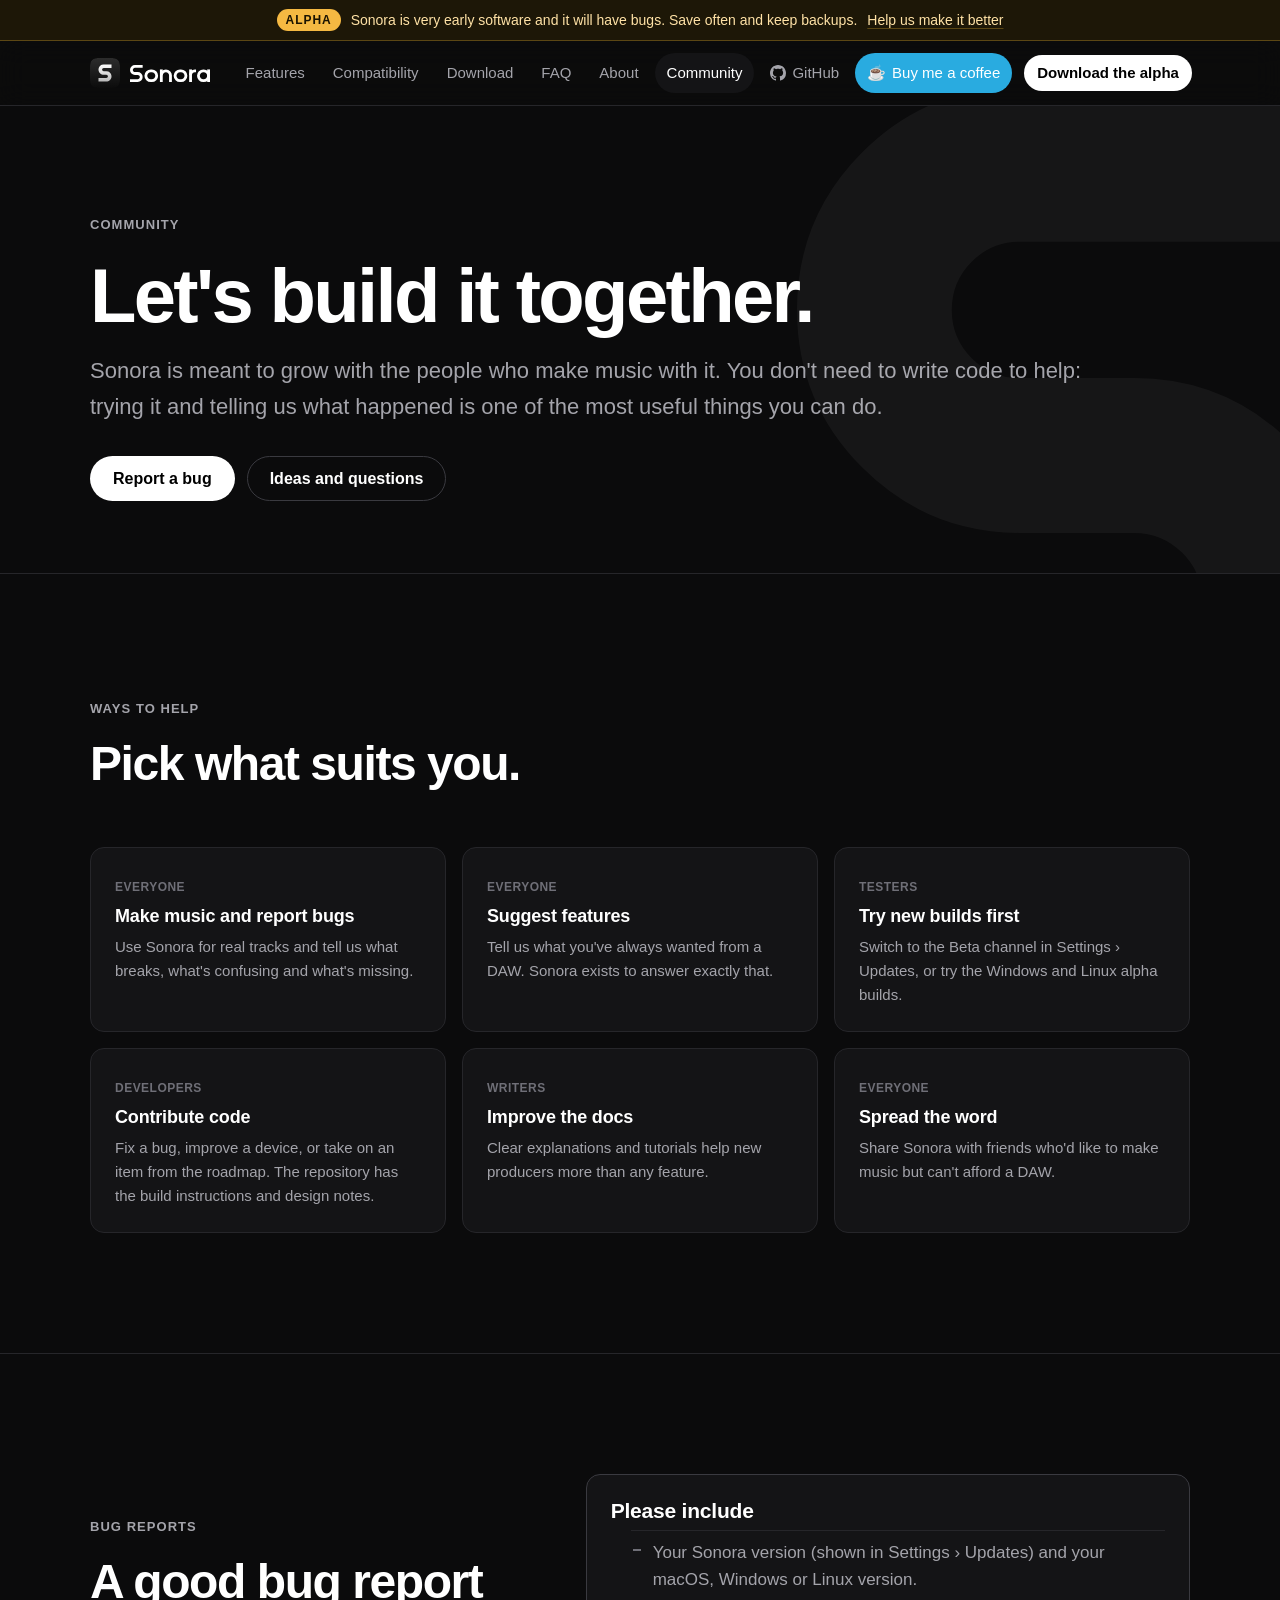
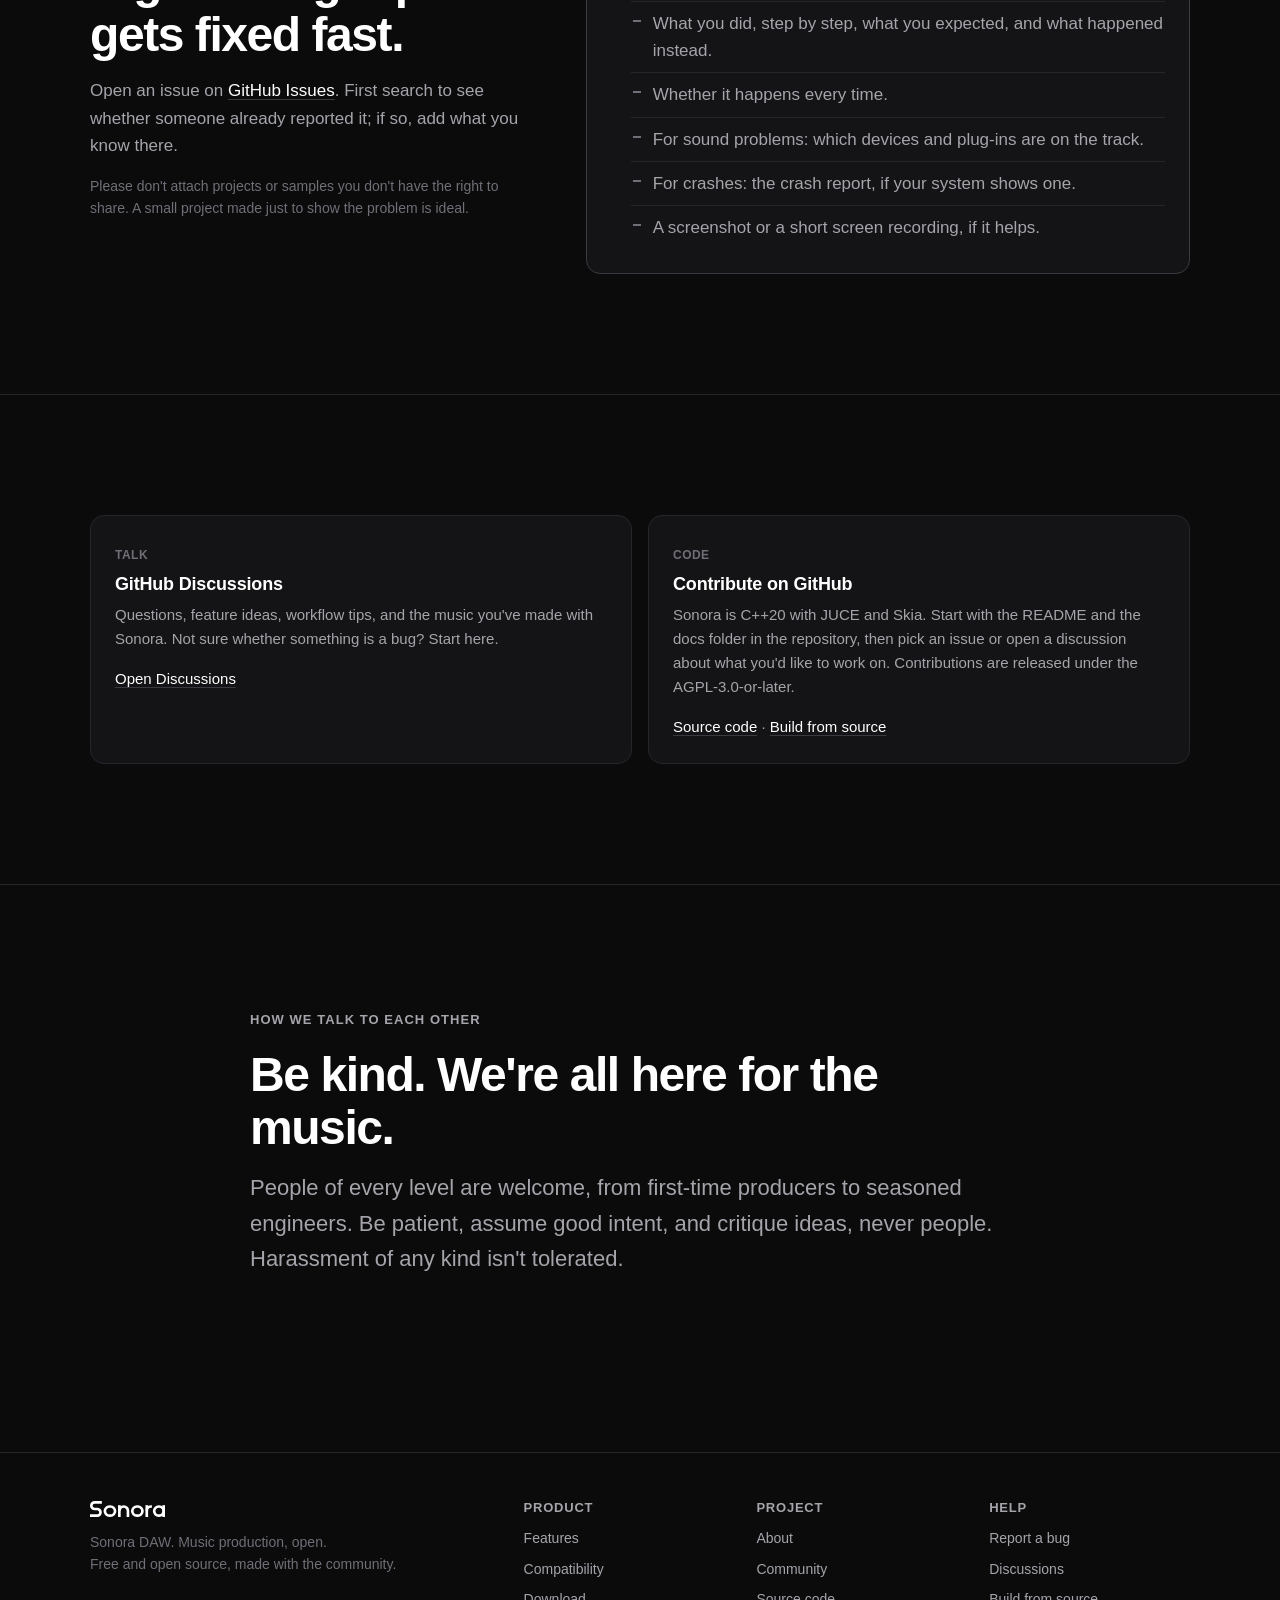
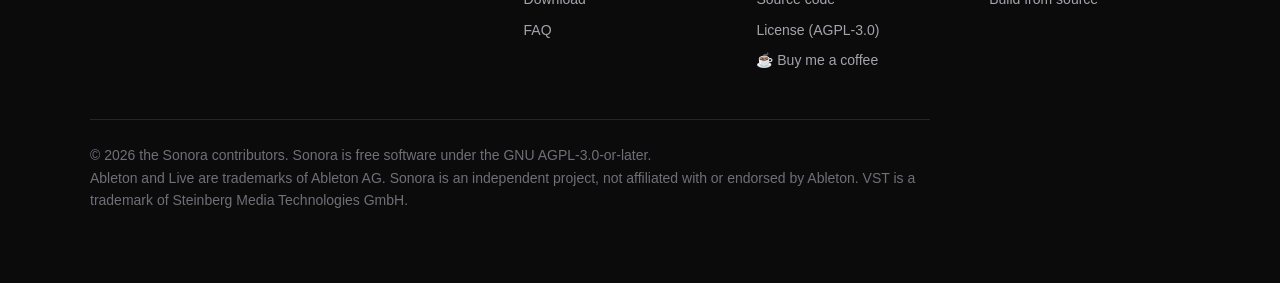
<file: community.html>
<!doctype html>
<html lang="en">
<head>
<meta charset="utf-8">
<meta name="viewport" content="width=device-width, initial-scale=1">
<title>Community · Sonora DAW</title>
<meta name="description" content="Sonora is built with the people who use it. Report bugs, suggest features, test builds and contribute on GitHub.">
<link rel="canonical" href="https://sonoradaw.com/community.html">
<meta name="theme-color" content="#0b0b0c">
<meta name="color-scheme" content="dark">
<meta property="og:type" content="website">
<meta property="og:site_name" content="Sonora DAW">
<meta property="og:url" content="https://sonoradaw.com/community.html">
<meta property="og:title" content="Community · Sonora DAW">
<meta property="og:description" content="Sonora is built with the people who use it. Report bugs, suggest features, test builds and contribute on GitHub.">
<meta property="og:image" content="https://sonoradaw.com/assets/img/og.png">
<meta property="og:image:width" content="1200">
<meta property="og:image:height" content="630">
<meta property="og:image:alt" content="The Sonora wordmark with the line: Free, open-source DAW for macOS. Alpha.">
<meta name="twitter:card" content="summary_large_image">
<link rel="icon" href="assets/brand/icon.svg" type="image/svg+xml">
<link rel="apple-touch-icon" href="assets/brand/apple-touch-icon.png">
<link rel="stylesheet" href="assets/site.css">
</head>
<body>
<a class="skip" href="#main">Skip to content</a>

<div class="alpha-bar" role="note" aria-label="Release status">
  <div class="wrap">
    <span class="badge badge-alpha">Alpha</span>
    <span>Sonora is very early software and it will have bugs. Save often and keep backups.</span>
    <a href="community.html">Help us make it better</a>
  </div>
</div>

<header class="site-header">
  <div class="wrap">
    <a class="brand" href="index.html" aria-label="Sonora home">
      <img class="mark" src="assets/brand/icon.svg" alt="" width="30" height="30">
      <img class="word" src="assets/brand/wordmark-white.svg" alt="Sonora" width="80" height="17">
    </a>
    <button class="nav-toggle" aria-expanded="false" aria-controls="nav">Menu</button>
    <nav class="nav" id="nav" aria-label="Main">
      <a href="features.html">Features</a>
      <a href="compatibility.html">Compatibility</a>
      <a href="download.html">Download</a>
      <a href="faq.html">FAQ</a>
      <a href="about.html">About</a>
      <a href="community.html" aria-current="page">Community</a>
      <a class="nav-gh" href="https://github.com/lordillusions/sonora" aria-label="Sonora source code on GitHub"><svg aria-hidden="true" viewBox="0 0 16 16" width="16" height="16"><path fill="currentColor" d="M8 0C3.58 0 0 3.58 0 8c0 3.54 2.29 6.53 5.47 7.59.4.07.55-.17.55-.38 0-.19-.01-.82-.01-1.49-2.01.37-2.53-.49-2.69-.94-.09-.23-.48-.94-.82-1.13-.28-.15-.68-.52-.01-.53.63-.01 1.08.58 1.23.82.72 1.21 1.87.87 2.33.66.07-.52.28-.87.51-1.07-1.78-.2-3.64-.89-3.64-3.95 0-.87.31-1.59.82-2.15-.08-.2-.36-1.02.08-2.12 0 0 .67-.21 2.2.82.64-.18 1.32-.27 2-.27.68 0 1.36.09 2 .27 1.53-1.04 2.2-.82 2.2-.82.44 1.1.16 1.92.08 2.12.51.56.82 1.27.82 2.15 0 3.07-1.87 3.75-3.65 3.95.29.25.54.73.54 1.48 0 1.07-.01 1.93-.01 2.2 0 .21.15.46.55.38A8.013 8.013 0 0016 8c0-4.42-3.58-8-8-8z"/></svg><span>GitHub</span></a>
      <a class="nav-coffee" href="https://ko-fi.com/lordillusions" target="_blank" rel="noopener" aria-label="Buy me a coffee on Ko-fi"><span aria-hidden="true">☕</span><span class="nav-coffee-label">Buy me a coffee</span></a>
      <a class="btn btn-primary btn-small" href="download.html">Download the alpha</a>
    </nav>
  </div>
</header>

<main id="main">

<section class="hero page-hero">
  <div class="wrap">
    <span class="eyebrow">Community</span>
    <h1>Let's build it together.</h1>
    <p class="lede">Sonora is meant to grow with the people who make music with it. You don't need to write code to help: trying it and telling us what happened is one of the most useful things you can do.</p>
    <div class="btn-row">
      <a class="btn btn-primary" href="https://github.com/lordillusions/sonora/issues">Report a bug</a>
      <a class="btn btn-ghost" href="https://github.com/lordillusions/sonora/discussions">Ideas and questions</a>
    </div>
  </div>
</section>

<section id="ways">
  <div class="wrap">
    <div class="section-head">
      <span class="eyebrow">Ways to help</span>
      <h2>Pick what suits you.</h2>
    </div>
    <div class="grid grid-3">
      <div class="card"><span class="tag">Everyone</span><h3>Make music and report bugs</h3><p>Use Sonora for real tracks and tell us what breaks, what's confusing and what's missing.</p></div>
      <div class="card"><span class="tag">Everyone</span><h3>Suggest features</h3><p>Tell us what you've always wanted from a DAW. Sonora exists to answer exactly that.</p></div>
      <div class="card"><span class="tag">Testers</span><h3>Try new builds first</h3><p>Switch to the Beta channel in Settings &rsaquo; Updates, or try the Windows and Linux alpha builds.</p></div>
      <div class="card"><span class="tag">Developers</span><h3>Contribute code</h3><p>Fix a bug, improve a device, or take on an item from the roadmap. The repository has the build instructions and design notes.</p></div>
      <div class="card"><span class="tag">Writers</span><h3>Improve the docs</h3><p>Clear explanations and tutorials help new producers more than any feature.</p></div>
      <div class="card"><span class="tag">Everyone</span><h3>Spread the word</h3><p>Share Sonora with friends who'd like to make music but can't afford a DAW.</p></div>
    </div>
  </div>
</section>

<section id="bugs">
  <div class="wrap">
    <div class="feature">
      <div>
        <span class="eyebrow">Bug reports</span>
        <h2>A good bug report gets fixed fast.</h2>
        <p class="muted">Open an issue on <a href="https://github.com/lordillusions/sonora/issues">GitHub Issues</a>. First search to see whether someone already reported it; if so, add what you know there.</p>
        <p class="small faint">Please don't attach projects or samples you don't have the right to share. A small project made just to show the problem is ideal.</p>
      </div>
      <div class="callout">
        <h3>Please include</h3>
        <ul>
          <li>Your Sonora version (shown in Settings &rsaquo; Updates) and your macOS, Windows or Linux version.</li>
          <li>What you did, step by step, what you expected, and what happened instead.</li>
          <li>Whether it happens every time.</li>
          <li>For sound problems: which devices and plug-ins are on the track.</li>
          <li>For crashes: the crash report, if your system shows one.</li>
          <li>A screenshot or a short screen recording, if it helps.</li>
        </ul>
      </div>
    </div>
  </div>
</section>

<section id="discuss">
  <div class="wrap">
    <div class="columns">
      <div class="card">
        <span class="tag">Talk</span>
        <h3>GitHub Discussions</h3>
        <p>Questions, feature ideas, workflow tips, and the music you've made with Sonora. Not sure whether something is a bug? Start here.</p>
        <p><a href="https://github.com/lordillusions/sonora/discussions">Open Discussions</a></p>
      </div>
      <div class="card">
        <span class="tag">Code</span>
        <h3>Contribute on GitHub</h3>
        <p>Sonora is C++20 with JUCE and Skia. Start with the README and the docs folder in the repository, then pick an issue or open a discussion about what you'd like to work on. Contributions are released under the AGPL-3.0-or-later.</p>
        <p><a href="https://github.com/lordillusions/sonora">Source code</a> · <a href="download.html#build">Build from source</a></p>
      </div>
    </div>
  </div>
</section>

<section id="kind">
  <div class="wrap narrow">
    <div class="section-head">
      <span class="eyebrow">How we talk to each other</span>
      <h2>Be kind. We're all here for the music.</h2>
      <p class="lede">People of every level are welcome, from first-time producers to seasoned engineers. Be patient, assume good intent, and critique ideas, never people. Harassment of any kind isn't tolerated.</p>
    </div>
  </div>
</section>

</main>

<footer class="site-footer">
  <div class="wrap">
    <div class="footer-grid">
      <div class="footer-brand">
        <img src="assets/brand/wordmark-white.svg" alt="Sonora" width="75" height="16">
        <p>Sonora DAW. Music production, open.<br>Free and open source, made with the community.</p>
      </div>
      <div>
        <h2 class="footer-h">Product</h2>
        <ul><li><a href="features.html">Features</a></li><li><a href="compatibility.html">Compatibility</a></li><li><a href="download.html">Download</a></li><li><a href="faq.html">FAQ</a></li></ul>
      </div>
      <div>
        <h2 class="footer-h">Project</h2>
        <ul><li><a href="about.html">About</a></li><li><a href="community.html">Community</a></li><li><a href="https://github.com/lordillusions/sonora">Source code</a></li><li><a href="https://github.com/lordillusions/sonora/blob/main/LICENSE">License (AGPL-3.0)</a></li><li><a href="https://ko-fi.com/lordillusions" target="_blank" rel="noopener">☕ Buy me a coffee</a></li></ul>
      </div>
      <div>
        <h2 class="footer-h">Help</h2>
        <ul><li><a href="https://github.com/lordillusions/sonora/issues">Report a bug</a></li><li><a href="https://github.com/lordillusions/sonora/discussions">Discussions</a></li><li><a href="download.html#build">Build from source</a></li></ul>
      </div>
    </div>
    <p class="legal">&copy; <span id="year">2026</span> the Sonora contributors. Sonora is free software under the GNU AGPL-3.0-or-later.<br>
    Ableton and Live are trademarks of Ableton AG. Sonora is an independent project, not affiliated with or endorsed by Ableton. VST is a trademark of Steinberg Media Technologies GmbH.</p>
  </div>
</footer>

<script src="assets/site.js" defer></script>
</body>
</html>
</file>
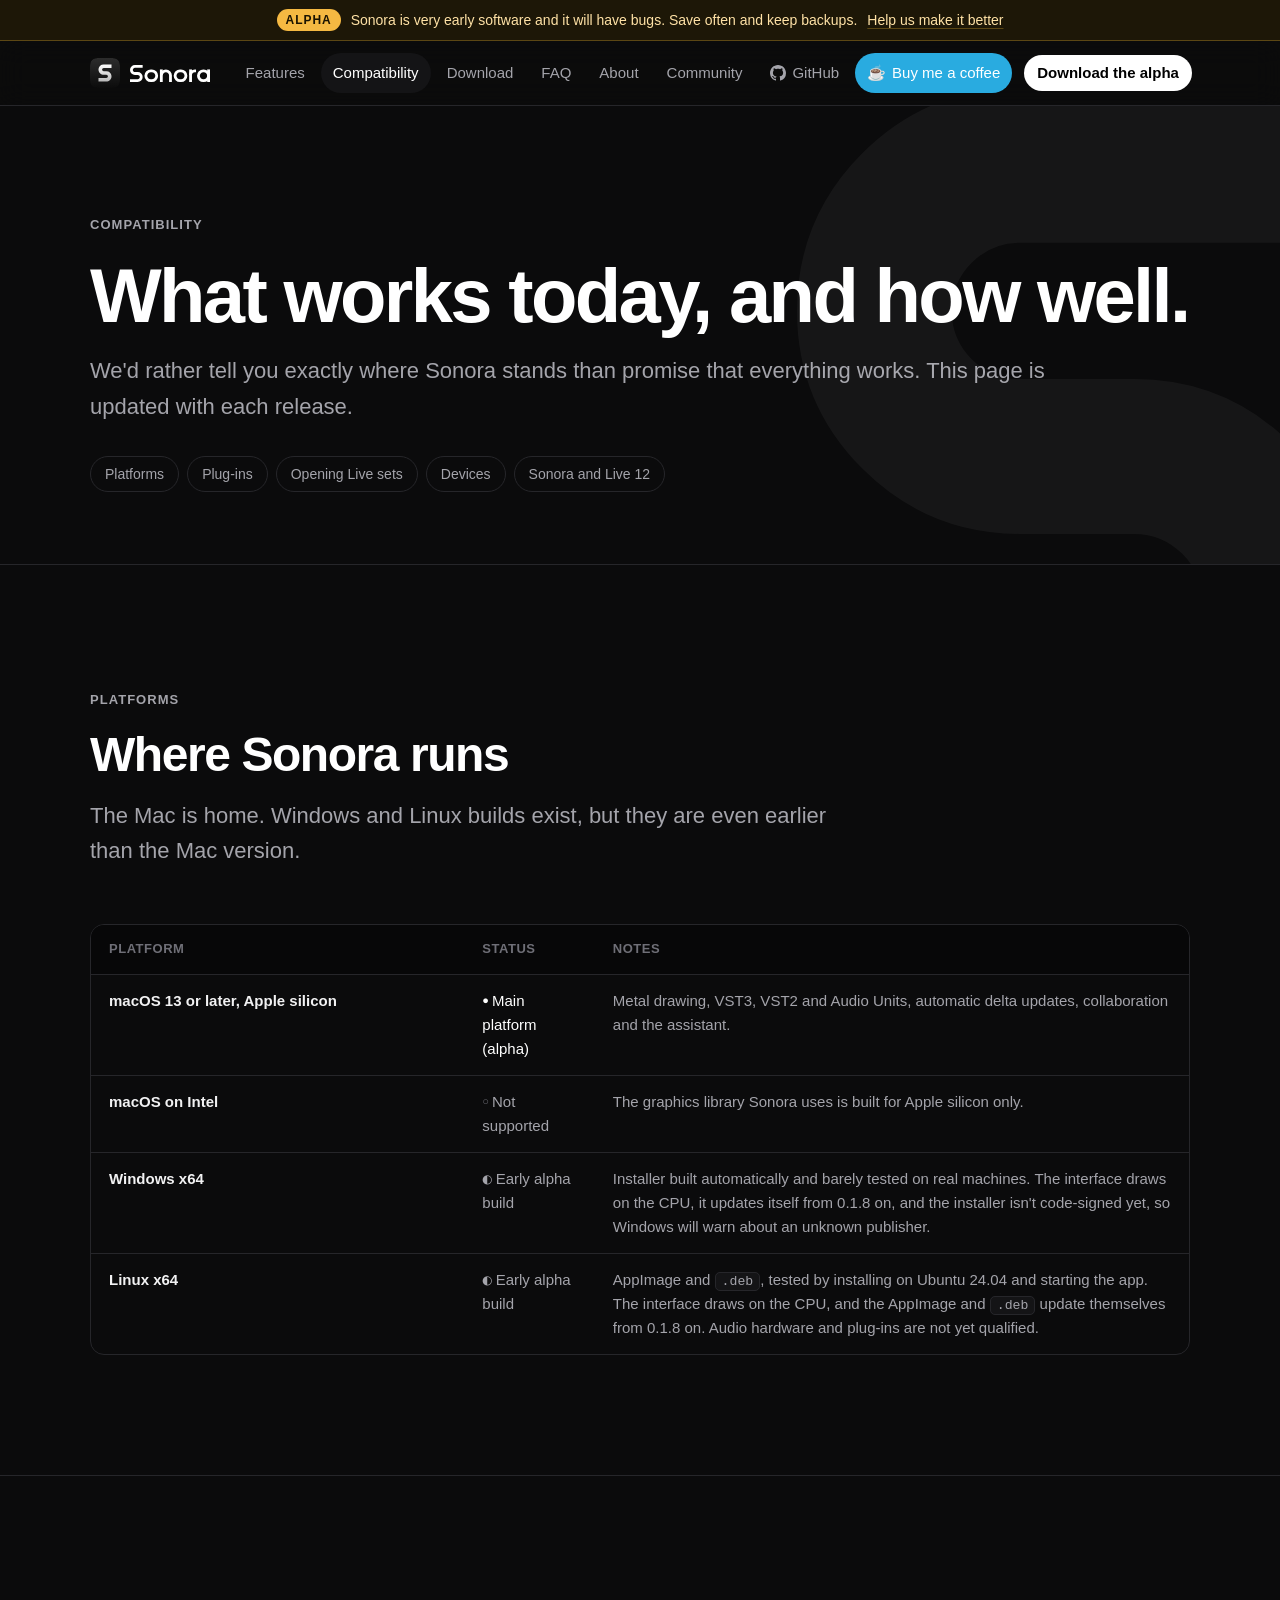
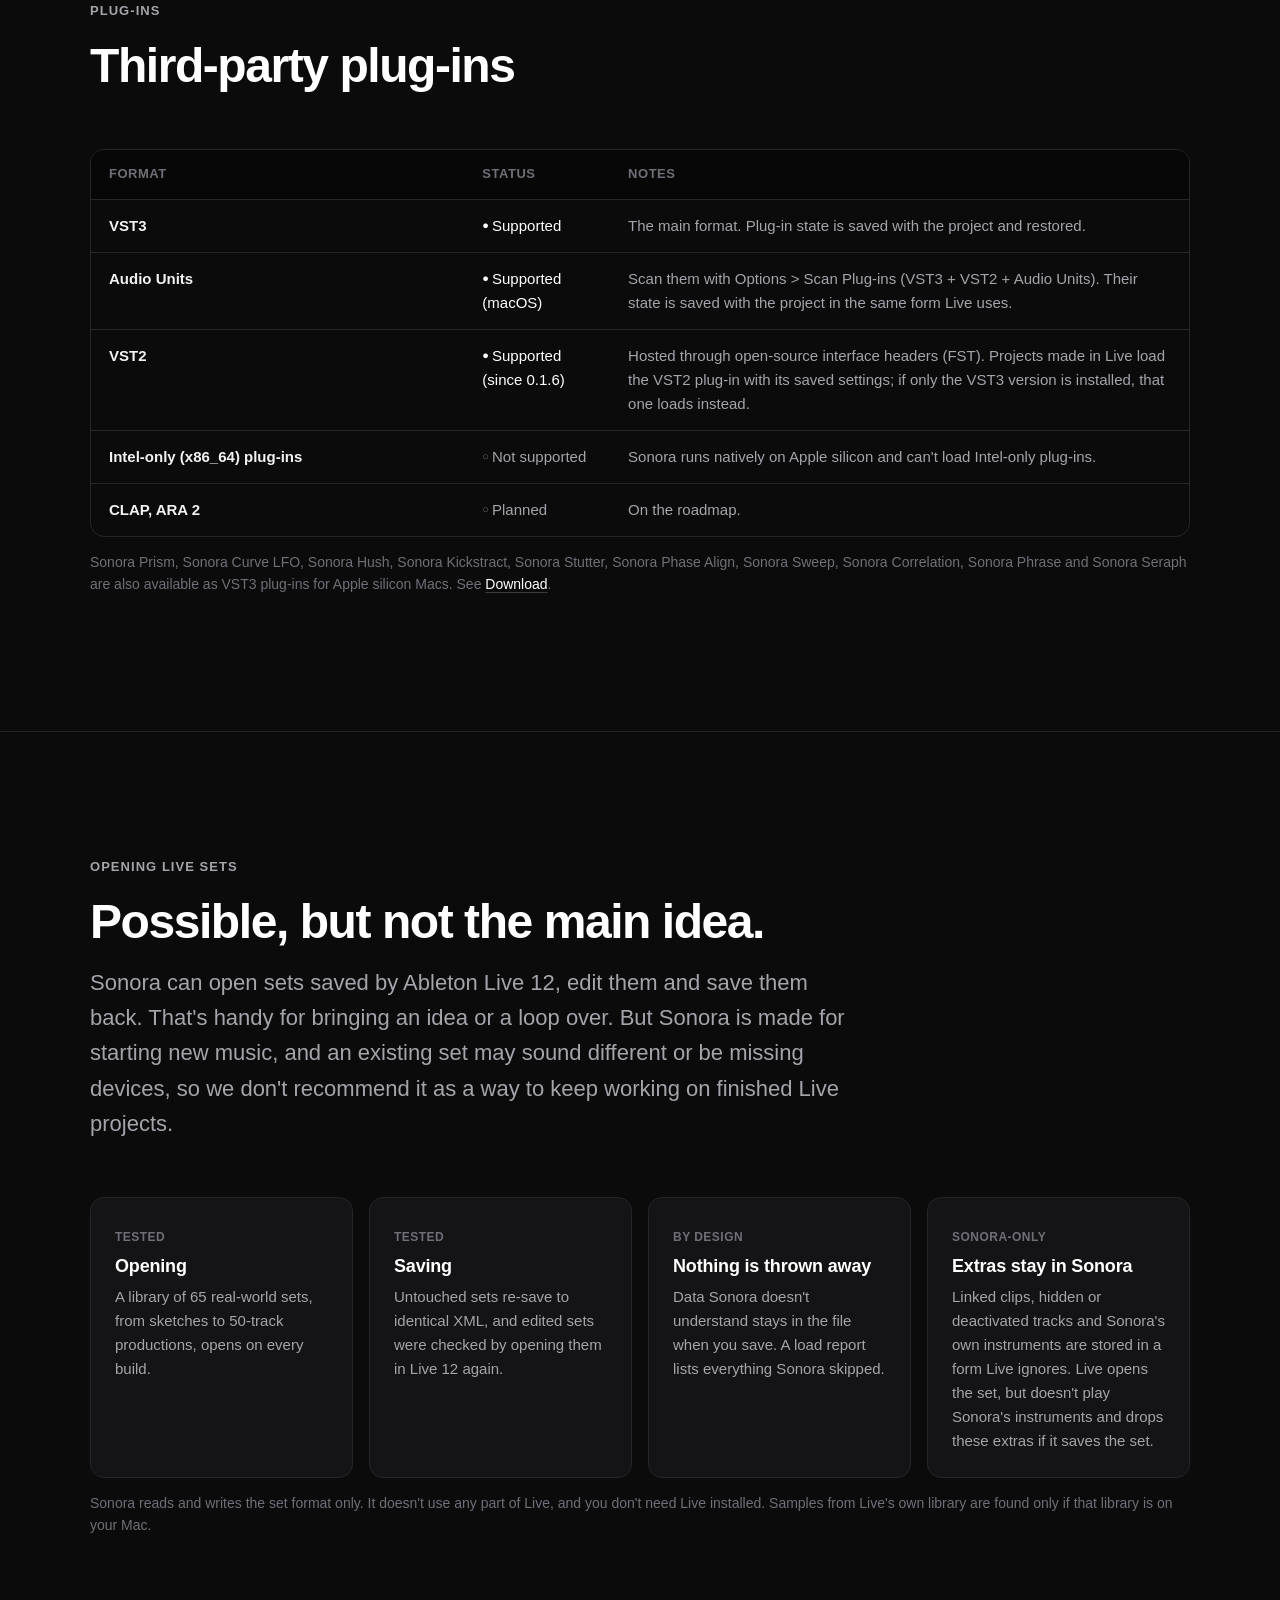
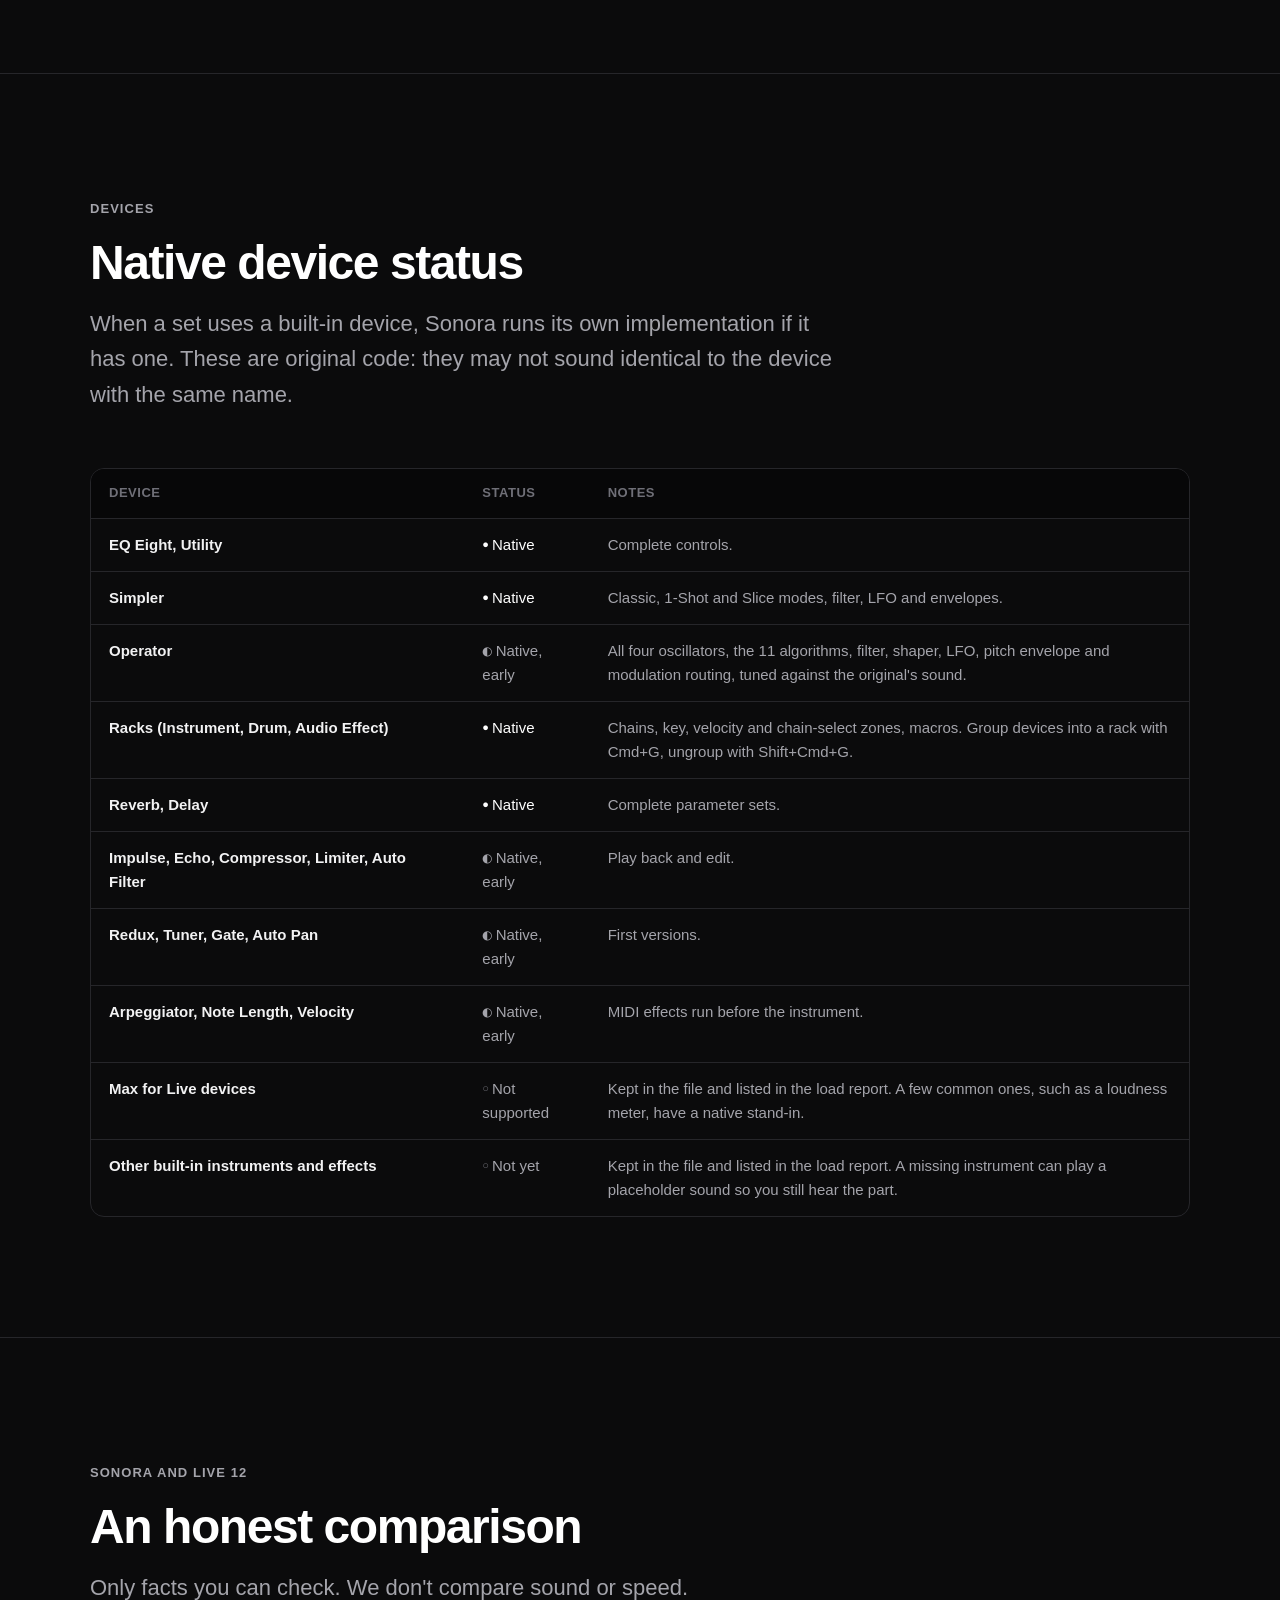
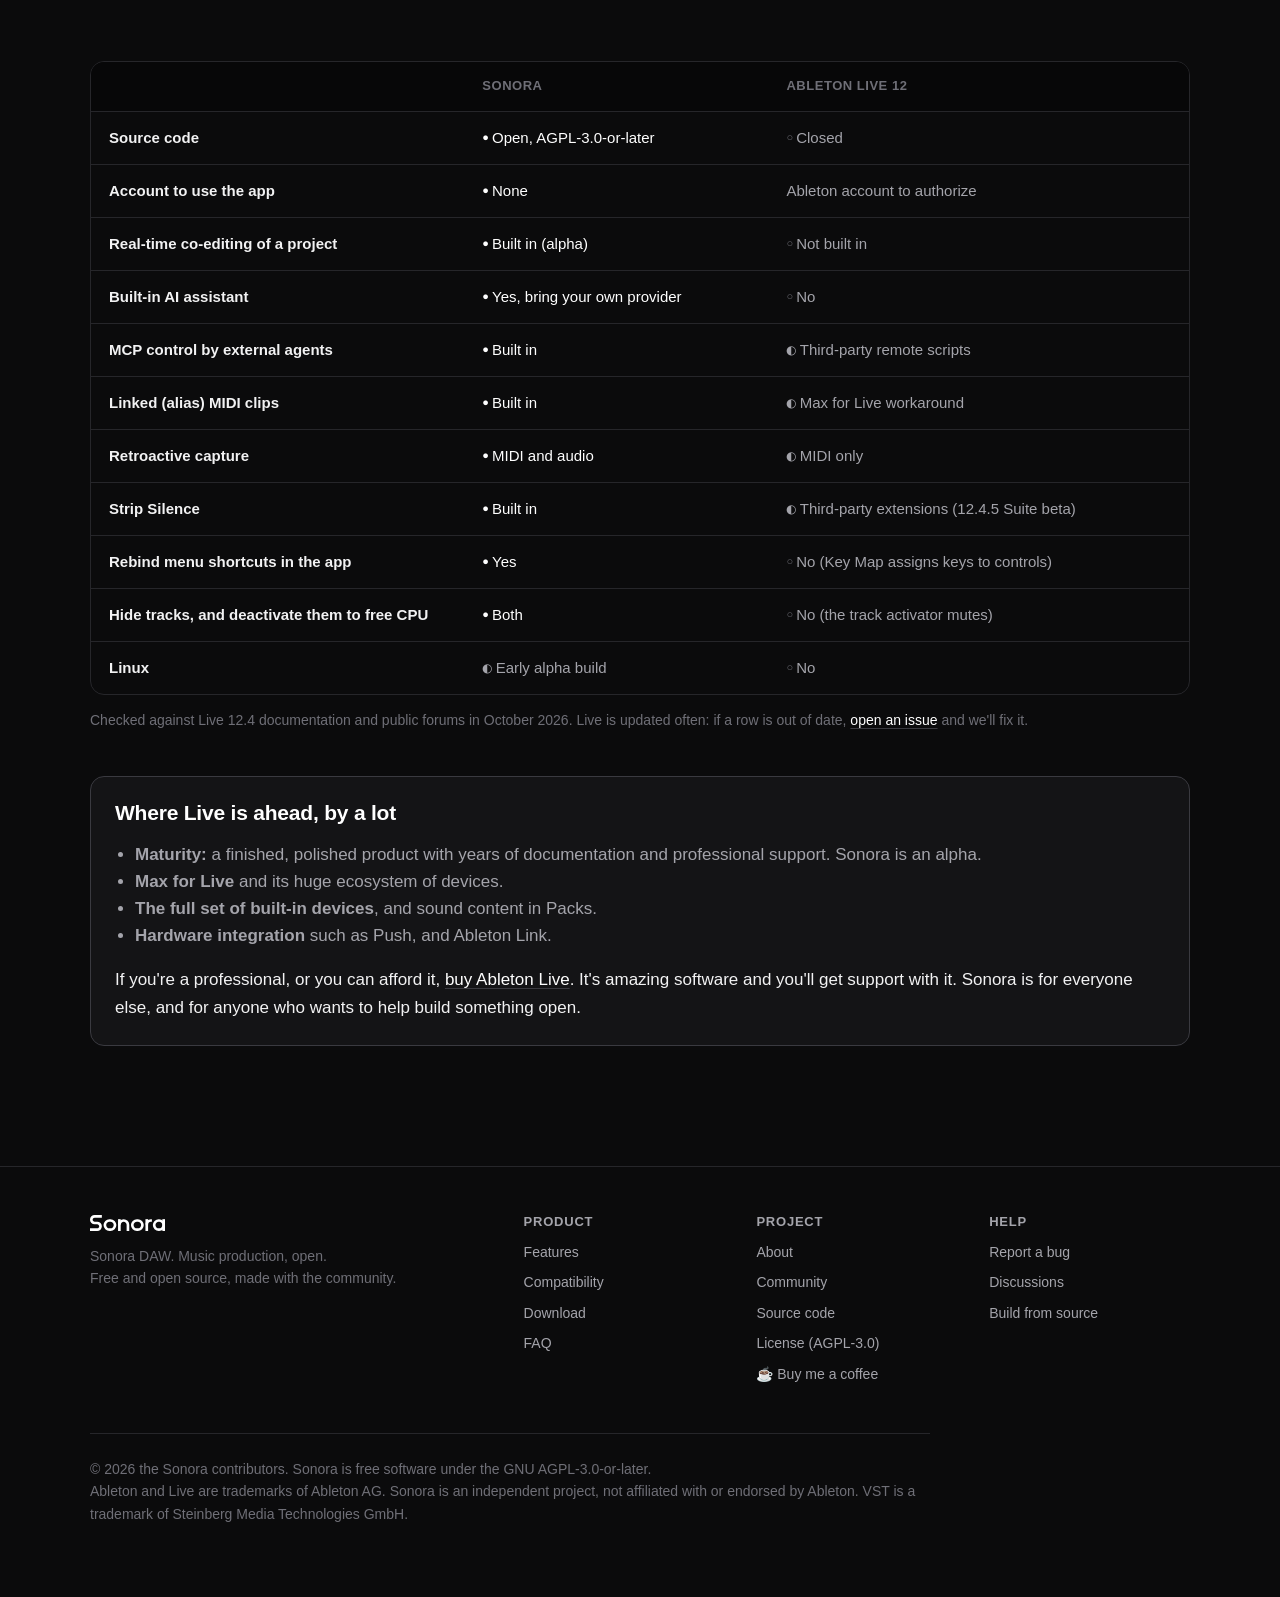
<file: compatibility.html>
<!doctype html>
<html lang="en">
<head>
<meta charset="utf-8">
<meta name="viewport" content="width=device-width, initial-scale=1">
<title>Compatibility · Sonora DAW</title>
<meta name="description" content="Platforms, plug-in formats, native devices, and how Sonora opens Ableton Live 12 sets. Honest status, updated with each release.">
<link rel="canonical" href="https://sonoradaw.com/compatibility.html">
<meta name="theme-color" content="#0b0b0c">
<meta name="color-scheme" content="dark">
<meta property="og:type" content="website">
<meta property="og:site_name" content="Sonora DAW">
<meta property="og:url" content="https://sonoradaw.com/compatibility.html">
<meta property="og:title" content="Compatibility · Sonora DAW">
<meta property="og:description" content="Platforms, plug-in formats, native devices, and how Sonora opens Ableton Live 12 sets. Honest status, updated with each release.">
<meta property="og:image" content="https://sonoradaw.com/assets/img/og.png">
<meta property="og:image:width" content="1200">
<meta property="og:image:height" content="630">
<meta property="og:image:alt" content="The Sonora wordmark with the line: Free, open-source DAW for macOS. Alpha.">
<meta name="twitter:card" content="summary_large_image">
<link rel="icon" href="assets/brand/icon.svg" type="image/svg+xml">
<link rel="apple-touch-icon" href="assets/brand/apple-touch-icon.png">
<link rel="stylesheet" href="assets/site.css">
</head>
<body>
<a class="skip" href="#main">Skip to content</a>

<div class="alpha-bar" role="note" aria-label="Release status">
  <div class="wrap">
    <span class="badge badge-alpha">Alpha</span>
    <span>Sonora is very early software and it will have bugs. Save often and keep backups.</span>
    <a href="community.html">Help us make it better</a>
  </div>
</div>

<header class="site-header">
  <div class="wrap">
    <a class="brand" href="index.html" aria-label="Sonora home">
      <img class="mark" src="assets/brand/icon.svg" alt="" width="30" height="30">
      <img class="word" src="assets/brand/wordmark-white.svg" alt="Sonora" width="80" height="17">
    </a>
    <button class="nav-toggle" aria-expanded="false" aria-controls="nav">Menu</button>
    <nav class="nav" id="nav" aria-label="Main">
      <a href="features.html">Features</a>
      <a href="compatibility.html" aria-current="page">Compatibility</a>
      <a href="download.html">Download</a>
      <a href="faq.html">FAQ</a>
      <a href="about.html">About</a>
      <a href="community.html">Community</a>
      <a class="nav-gh" href="https://github.com/lordillusions/sonora" aria-label="Sonora source code on GitHub"><svg aria-hidden="true" viewBox="0 0 16 16" width="16" height="16"><path fill="currentColor" d="M8 0C3.58 0 0 3.58 0 8c0 3.54 2.29 6.53 5.47 7.59.4.07.55-.17.55-.38 0-.19-.01-.82-.01-1.49-2.01.37-2.53-.49-2.69-.94-.09-.23-.48-.94-.82-1.13-.28-.15-.68-.52-.01-.53.63-.01 1.08.58 1.23.82.72 1.21 1.87.87 2.33.66.07-.52.28-.87.51-1.07-1.78-.2-3.64-.89-3.64-3.95 0-.87.31-1.59.82-2.15-.08-.2-.36-1.02.08-2.12 0 0 .67-.21 2.2.82.64-.18 1.32-.27 2-.27.68 0 1.36.09 2 .27 1.53-1.04 2.2-.82 2.2-.82.44 1.1.16 1.92.08 2.12.51.56.82 1.27.82 2.15 0 3.07-1.87 3.75-3.65 3.95.29.25.54.73.54 1.48 0 1.07-.01 1.93-.01 2.2 0 .21.15.46.55.38A8.013 8.013 0 0016 8c0-4.42-3.58-8-8-8z"/></svg><span>GitHub</span></a>
      <a class="nav-coffee" href="https://ko-fi.com/lordillusions" target="_blank" rel="noopener" aria-label="Buy me a coffee on Ko-fi"><span aria-hidden="true">☕</span><span class="nav-coffee-label">Buy me a coffee</span></a>
      <a class="btn btn-primary btn-small" href="download.html">Download the alpha</a>
    </nav>
  </div>
</header>

<main id="main">

<section class="hero page-hero">
  <div class="wrap">
    <span class="eyebrow">Compatibility</span>
    <h1>What works today, and how well.</h1>
    <p class="lede">We'd rather tell you exactly where Sonora stands than promise that everything works. This page is updated with each release.</p>
    <div class="toc" aria-label="On this page">
      <a href="#platforms">Platforms</a><a href="#plugins">Plug-ins</a><a href="#sets">Opening Live sets</a><a href="#devices">Devices</a><a href="#compare">Sonora and Live 12</a>
    </div>
  </div>
</section>

<section id="platforms">
  <div class="wrap">
    <div class="section-head">
      <span class="eyebrow">Platforms</span>
      <h2>Where Sonora runs</h2>
      <p class="lede">The Mac is home. Windows and Linux builds exist, but they are even earlier than the Mac version.</p>
    </div>
    <div class="table-wrap">
      <table>
        <thead><tr><th scope="col">Platform</th><th scope="col">Status</th><th scope="col">Notes</th></tr></thead>
        <tbody>
          <tr><th scope="row">macOS 13 or later, Apple silicon</th><td class="yes">Main platform (alpha)</td><td>Metal drawing, VST3, VST2 and Audio Units, automatic delta updates, collaboration and the assistant.</td></tr>
          <tr><th scope="row">macOS on Intel</th><td class="no">Not supported</td><td>The graphics library Sonora uses is built for Apple silicon only.</td></tr>
          <tr><th scope="row">Windows x64</th><td class="part">Early alpha build</td><td>Installer built automatically and barely tested on real machines. The interface draws on the CPU, it updates itself from 0.1.8 on, and the installer isn't code-signed yet, so Windows will warn about an unknown publisher.</td></tr>
          <tr><th scope="row">Linux x64</th><td class="part">Early alpha build</td><td>AppImage and <code>.deb</code>, tested by installing on Ubuntu 24.04 and starting the app. The interface draws on the CPU, and the AppImage and <code>.deb</code> update themselves from 0.1.8 on. Audio hardware and plug-ins are not yet qualified.</td></tr>
        </tbody>
      </table>
    </div>
  </div>
</section>

<section id="plugins">
  <div class="wrap">
    <div class="section-head">
      <span class="eyebrow">Plug-ins</span>
      <h2>Third-party plug-ins</h2>
    </div>
    <div class="table-wrap">
      <table>
        <thead><tr><th scope="col">Format</th><th scope="col">Status</th><th scope="col">Notes</th></tr></thead>
        <tbody>
          <tr><th scope="row">VST3</th><td class="yes">Supported</td><td>The main format. Plug-in state is saved with the project and restored.</td></tr>
          <tr><th scope="row">Audio Units</th><td class="yes">Supported (macOS)</td><td>Scan them with Options &gt; Scan Plug-ins (VST3 + VST2 + Audio Units). Their state is saved with the project in the same form Live uses.</td></tr>
          <tr><th scope="row">VST2</th><td class="yes">Supported (since 0.1.6)</td><td>Hosted through open-source interface headers (FST). Projects made in Live load the VST2 plug-in with its saved settings; if only the VST3 version is installed, that one loads instead.</td></tr>
          <tr><th scope="row">Intel-only (x86_64) plug-ins</th><td class="no">Not supported</td><td>Sonora runs natively on Apple silicon and can't load Intel-only plug-ins.</td></tr>
          <tr><th scope="row">CLAP, ARA 2</th><td class="no">Planned</td><td>On the roadmap.</td></tr>
        </tbody>
      </table>
    </div>
    <p class="table-note">Sonora Prism, Sonora Curve LFO, Sonora Hush, Sonora Kickstract, Sonora Stutter, Sonora Phase Align, Sonora Sweep, Sonora Correlation, Sonora Phrase and Sonora Seraph are also available as VST3 plug-ins for Apple silicon Macs. See <a href="download.html#plugins">Download</a>.</p>
  </div>
</section>

<section id="sets">
  <div class="wrap">
    <div class="section-head">
      <span class="eyebrow">Opening Live sets</span>
      <h2>Possible, but not the main idea.</h2>
      <p class="lede">Sonora can open sets saved by Ableton Live&nbsp;12, edit them and save them back. That's handy for bringing an idea or a loop over. But Sonora is made for starting new music, and an existing set may sound different or be missing devices, so we don't recommend it as a way to keep working on finished Live projects.</p>
    </div>
    <div class="grid">
      <div class="card"><span class="tag">Tested</span><h3>Opening</h3><p>A library of 65 real-world sets, from sketches to 50-track productions, opens on every build.</p></div>
      <div class="card"><span class="tag">Tested</span><h3>Saving</h3><p>Untouched sets re-save to identical XML, and edited sets were checked by opening them in Live&nbsp;12 again.</p></div>
      <div class="card"><span class="tag">By design</span><h3>Nothing is thrown away</h3><p>Data Sonora doesn't understand stays in the file when you save. A load report lists everything Sonora skipped.</p></div>
      <div class="card"><span class="tag">Sonora-only</span><h3>Extras stay in Sonora</h3><p>Linked clips, hidden or deactivated tracks and Sonora's own instruments are stored in a form Live ignores. Live opens the set, but doesn't play Sonora's instruments and drops these extras if it saves the set.</p></div>
    </div>
    <p class="table-note">Sonora reads and writes the set format only. It doesn't use any part of Live, and you don't need Live installed. Samples from Live's own library are found only if that library is on your Mac.</p>
  </div>
</section>

<section id="devices">
  <div class="wrap">
    <div class="section-head">
      <span class="eyebrow">Devices</span>
      <h2>Native device status</h2>
      <p class="lede">When a set uses a built-in device, Sonora runs its own implementation if it has one. These are original code: they may not sound identical to the device with the same name.</p>
    </div>
    <div class="table-wrap">
      <table>
        <thead><tr><th scope="col">Device</th><th scope="col">Status</th><th scope="col">Notes</th></tr></thead>
        <tbody>
          <tr><th scope="row">EQ Eight, Utility</th><td class="yes">Native</td><td>Complete controls.</td></tr>
          <tr><th scope="row">Simpler</th><td class="yes">Native</td><td>Classic, 1-Shot and Slice modes, filter, LFO and envelopes.</td></tr>
          <tr><th scope="row">Operator</th><td class="part">Native, early</td><td>All four oscillators, the 11 algorithms, filter, shaper, LFO, pitch envelope and modulation routing, tuned against the original's sound.</td></tr>
          <tr><th scope="row">Racks (Instrument, Drum, Audio Effect)</th><td class="yes">Native</td><td>Chains, key, velocity and chain-select zones, macros. Group devices into a rack with Cmd+G, ungroup with Shift+Cmd+G.</td></tr>
          <tr><th scope="row">Reverb, Delay</th><td class="yes">Native</td><td>Complete parameter sets.</td></tr>
          <tr><th scope="row">Impulse, Echo, Compressor, Limiter, Auto Filter</th><td class="part">Native, early</td><td>Play back and edit.</td></tr>
          <tr><th scope="row">Redux, Tuner, Gate, Auto Pan</th><td class="part">Native, early</td><td>First versions.</td></tr>
          <tr><th scope="row">Arpeggiator, Note Length, Velocity</th><td class="part">Native, early</td><td>MIDI effects run before the instrument.</td></tr>
          <tr><th scope="row">Max for Live devices</th><td class="no">Not supported</td><td>Kept in the file and listed in the load report. A few common ones, such as a loudness meter, have a native stand-in.</td></tr>
          <tr><th scope="row">Other built-in instruments and effects</th><td class="no">Not yet</td><td>Kept in the file and listed in the load report. A missing instrument can play a placeholder sound so you still hear the part.</td></tr>
        </tbody>
      </table>
    </div>
  </div>
</section>

<section id="compare">
  <div class="wrap">
    <div class="section-head">
      <span class="eyebrow">Sonora and Live 12</span>
      <h2>An honest comparison</h2>
      <p class="lede">Only facts you can check. We don't compare sound or speed.</p>
    </div>
    <div class="table-wrap">
      <table>
        <thead><tr><th scope="col">&nbsp;</th><th scope="col">Sonora</th><th scope="col">Ableton Live 12</th></tr></thead>
        <tbody>
          <tr><th scope="row">Source code</th><td class="yes">Open, AGPL-3.0-or-later</td><td class="no">Closed</td></tr>
          <tr><th scope="row">Account to use the app</th><td class="yes">None</td><td>Ableton account to authorize</td></tr>
          <tr><th scope="row">Real-time co-editing of a project</th><td class="yes">Built in (alpha)</td><td class="no">Not built in</td></tr>
          <tr><th scope="row">Built-in AI assistant</th><td class="yes">Yes, bring your own provider</td><td class="no">No</td></tr>
          <tr><th scope="row">MCP control by external agents</th><td class="yes">Built in</td><td class="part">Third-party remote scripts</td></tr>
          <tr><th scope="row">Linked (alias) MIDI clips</th><td class="yes">Built in</td><td class="part">Max for Live workaround</td></tr>
          <tr><th scope="row">Retroactive capture</th><td class="yes">MIDI and audio</td><td class="part">MIDI only</td></tr>
          <tr><th scope="row">Strip Silence</th><td class="yes">Built in</td><td class="part">Third-party extensions (12.4.5 Suite beta)</td></tr>
          <tr><th scope="row">Rebind menu shortcuts in the app</th><td class="yes">Yes</td><td class="no">No (Key Map assigns keys to controls)</td></tr>
          <tr><th scope="row">Hide tracks, and deactivate them to free CPU</th><td class="yes">Both</td><td class="no">No (the track activator mutes)</td></tr>
          <tr><th scope="row">Linux</th><td class="part">Early alpha build</td><td class="no">No</td></tr>
        </tbody>
      </table>
    </div>
    <p class="table-note">Checked against Live 12.4 documentation and public forums in October 2026. Live is updated often: if a row is out of date, <a href="https://github.com/lordillusions/sonora/issues">open an issue</a> and we'll fix it.</p>

    <div class="callout mt">
      <h3>Where Live is ahead, by a lot</h3>
      <ul>
        <li><strong>Maturity:</strong> a finished, polished product with years of documentation and professional support. Sonora is an alpha.</li>
        <li><strong>Max for Live</strong> and its huge ecosystem of devices.</li>
        <li><strong>The full set of built-in devices</strong>, and sound content in Packs.</li>
        <li><strong>Hardware integration</strong> such as Push, and Ableton Link.</li>
      </ul>
      <p>If you're a professional, or you can afford it, <a href="https://www.ableton.com/">buy Ableton Live</a>. It's amazing software and you'll get support with it. Sonora is for everyone else, and for anyone who wants to help build something open.</p>
    </div>
  </div>
</section>

</main>

<footer class="site-footer">
  <div class="wrap">
    <div class="footer-grid">
      <div class="footer-brand">
        <img src="assets/brand/wordmark-white.svg" alt="Sonora" width="75" height="16">
        <p>Sonora DAW. Music production, open.<br>Free and open source, made with the community.</p>
      </div>
      <div>
        <h2 class="footer-h">Product</h2>
        <ul><li><a href="features.html">Features</a></li><li><a href="compatibility.html">Compatibility</a></li><li><a href="download.html">Download</a></li><li><a href="faq.html">FAQ</a></li></ul>
      </div>
      <div>
        <h2 class="footer-h">Project</h2>
        <ul><li><a href="about.html">About</a></li><li><a href="community.html">Community</a></li><li><a href="https://github.com/lordillusions/sonora">Source code</a></li><li><a href="https://github.com/lordillusions/sonora/blob/main/LICENSE">License (AGPL-3.0)</a></li><li><a href="https://ko-fi.com/lordillusions" target="_blank" rel="noopener">☕ Buy me a coffee</a></li></ul>
      </div>
      <div>
        <h2 class="footer-h">Help</h2>
        <ul><li><a href="https://github.com/lordillusions/sonora/issues">Report a bug</a></li><li><a href="https://github.com/lordillusions/sonora/discussions">Discussions</a></li><li><a href="download.html#build">Build from source</a></li></ul>
      </div>
    </div>
    <p class="legal">&copy; <span id="year">2026</span> the Sonora contributors. Sonora is free software under the GNU AGPL-3.0-or-later.<br>
    Ableton and Live are trademarks of Ableton AG. Sonora is an independent project, not affiliated with or endorsed by Ableton. VST is a trademark of Steinberg Media Technologies GmbH.</p>
  </div>
</footer>

<script src="assets/site.js" defer></script>
</body>
</html>
</file>
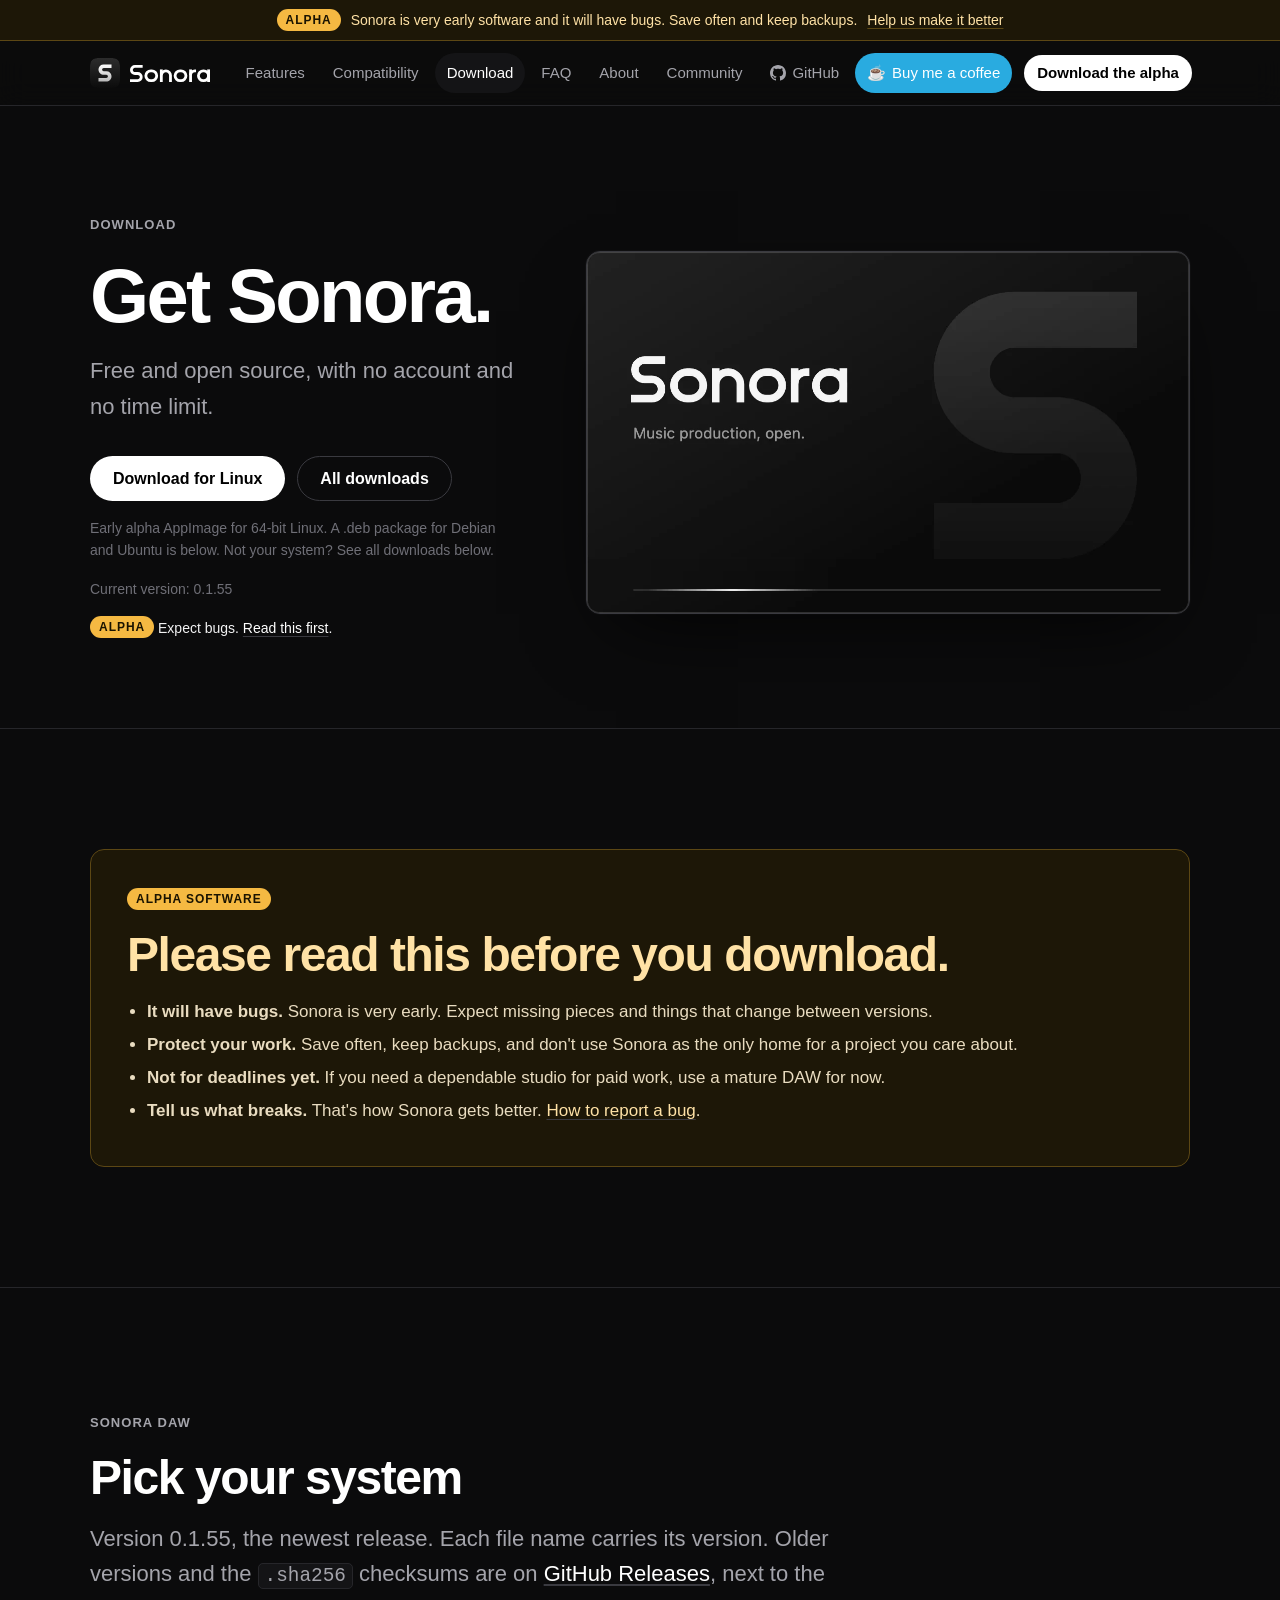
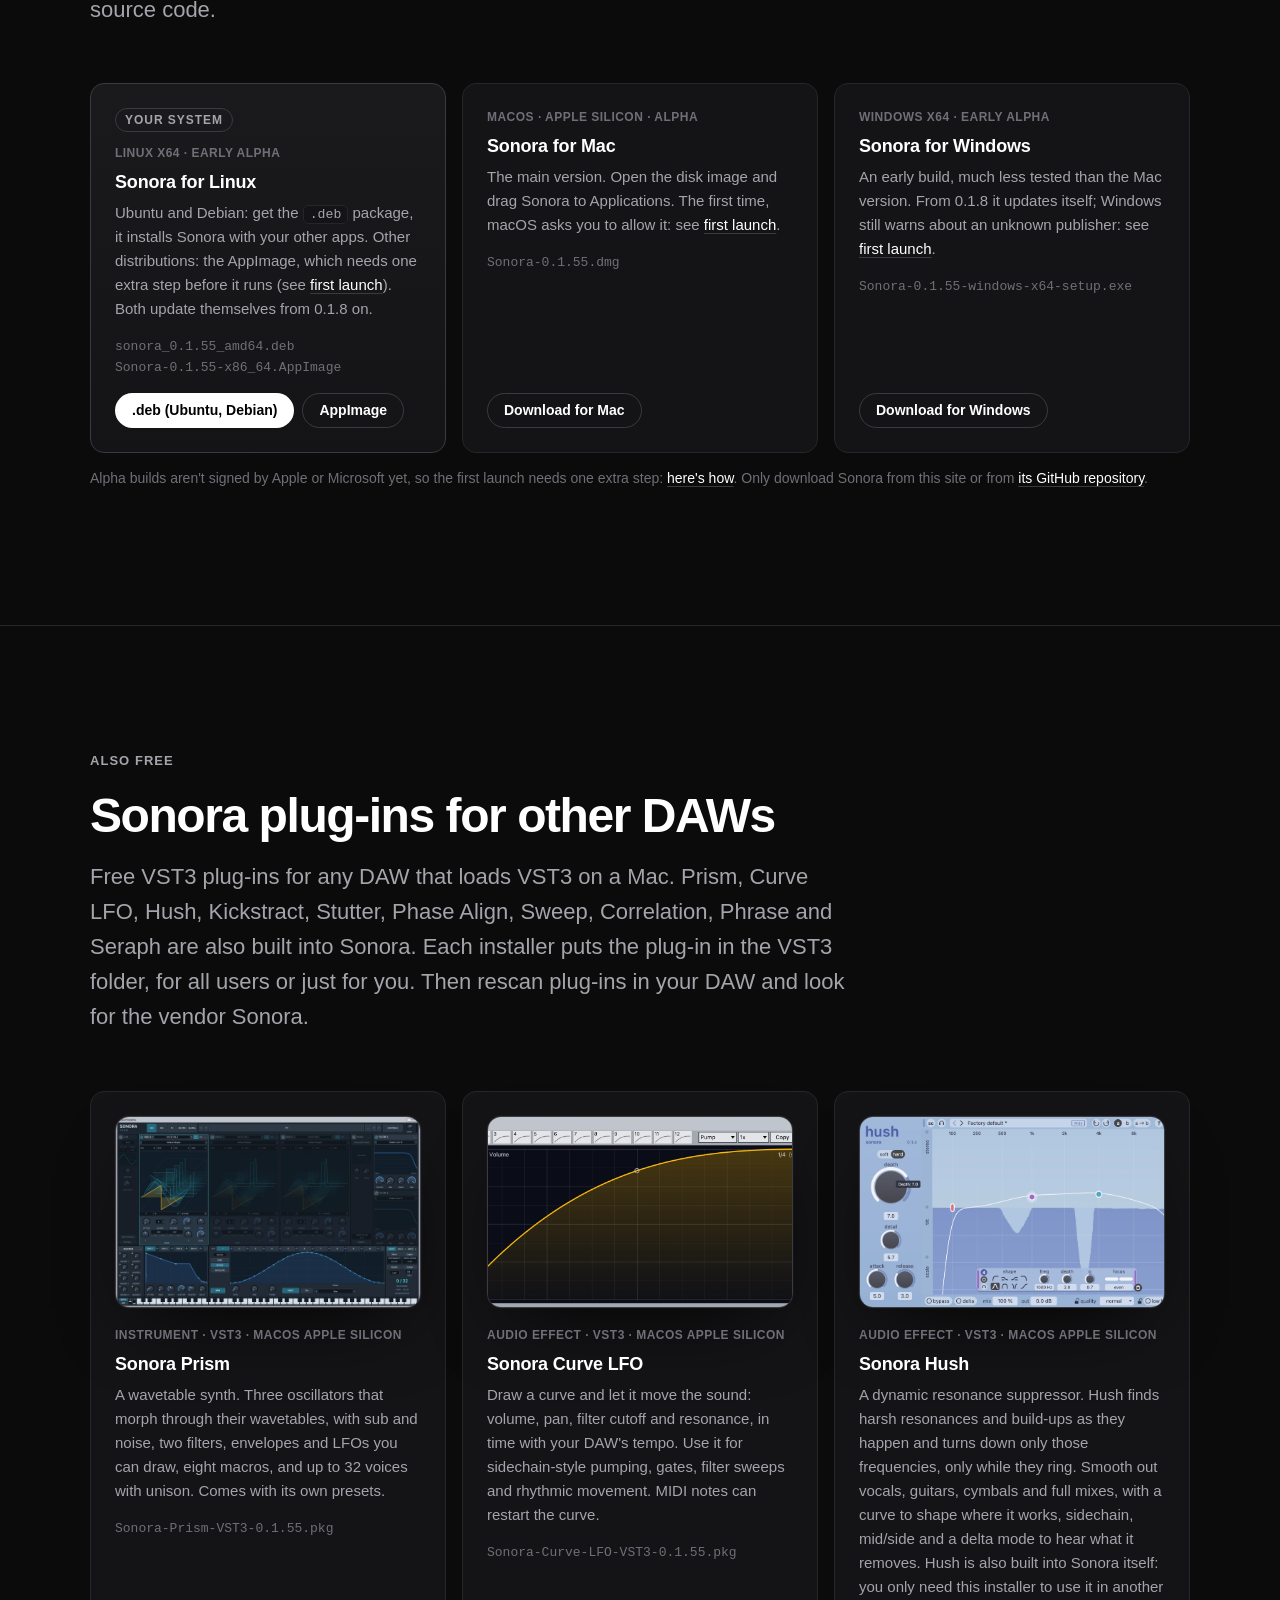
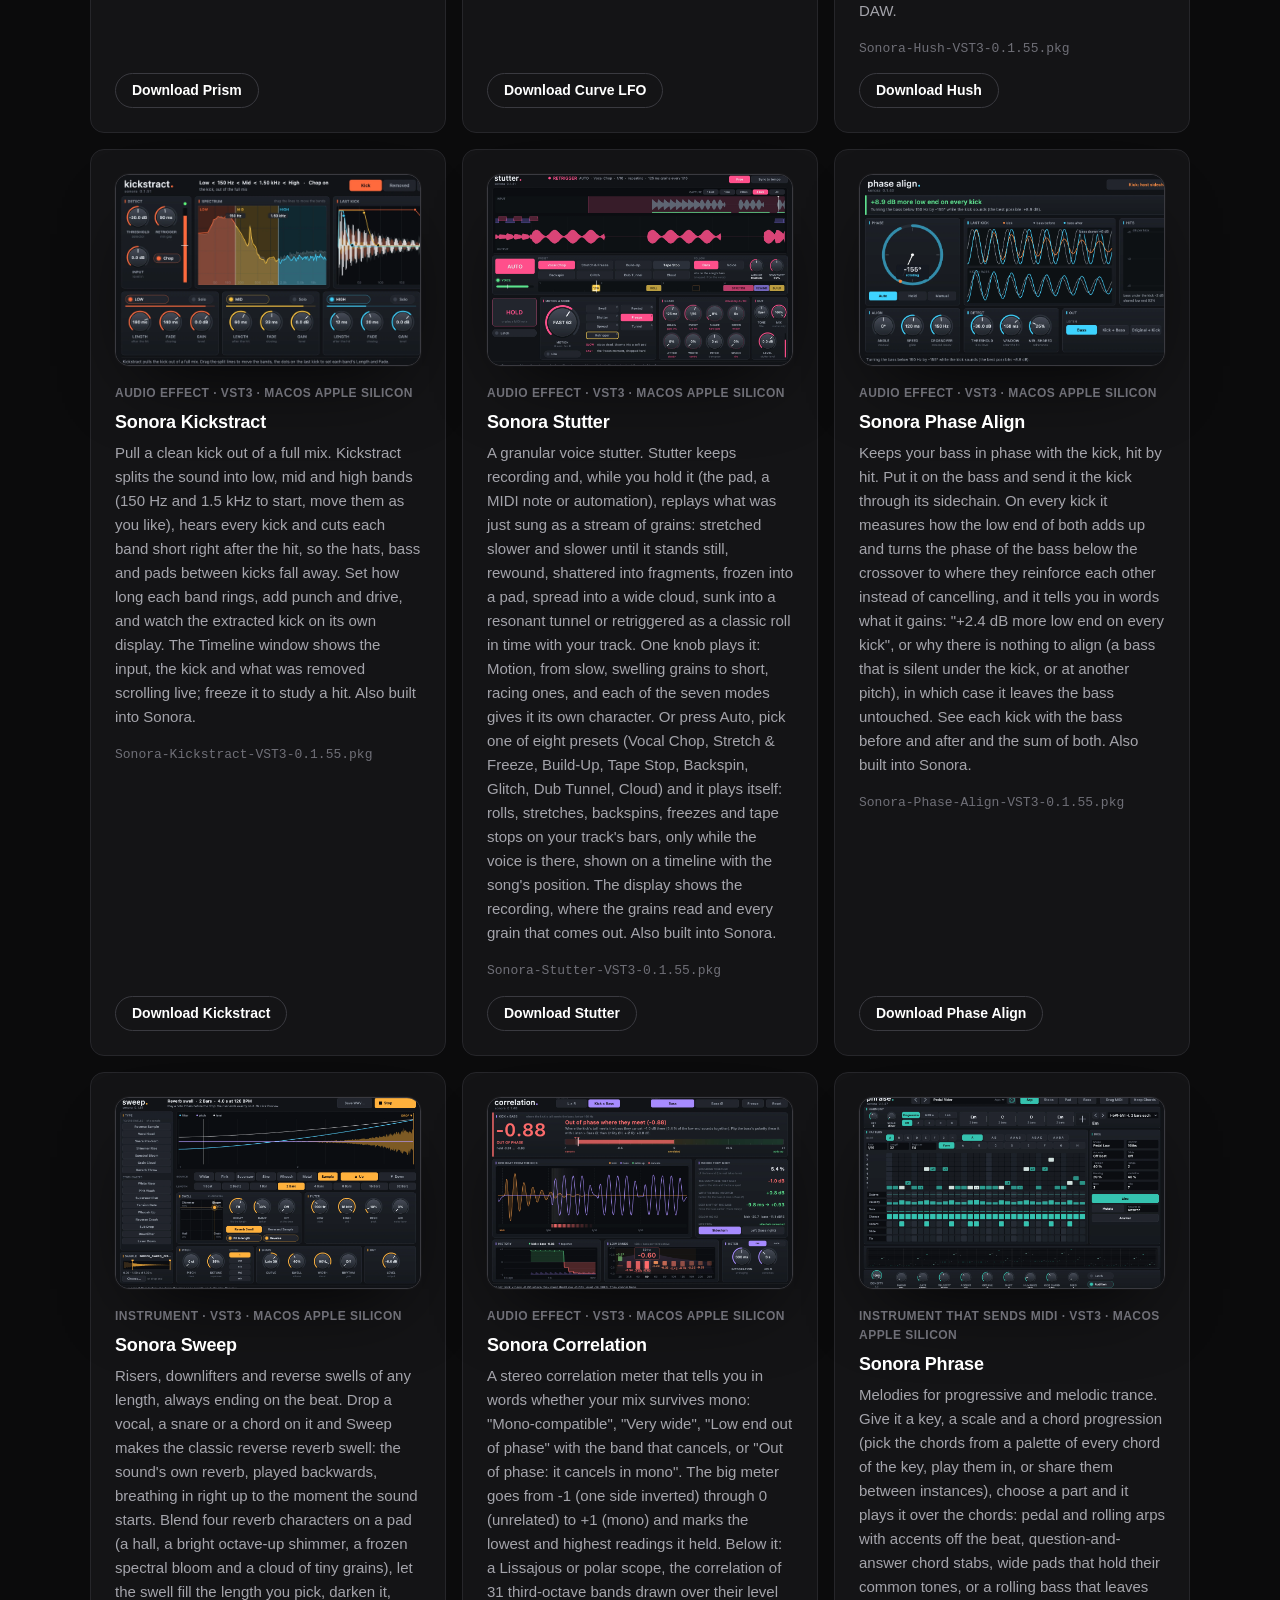
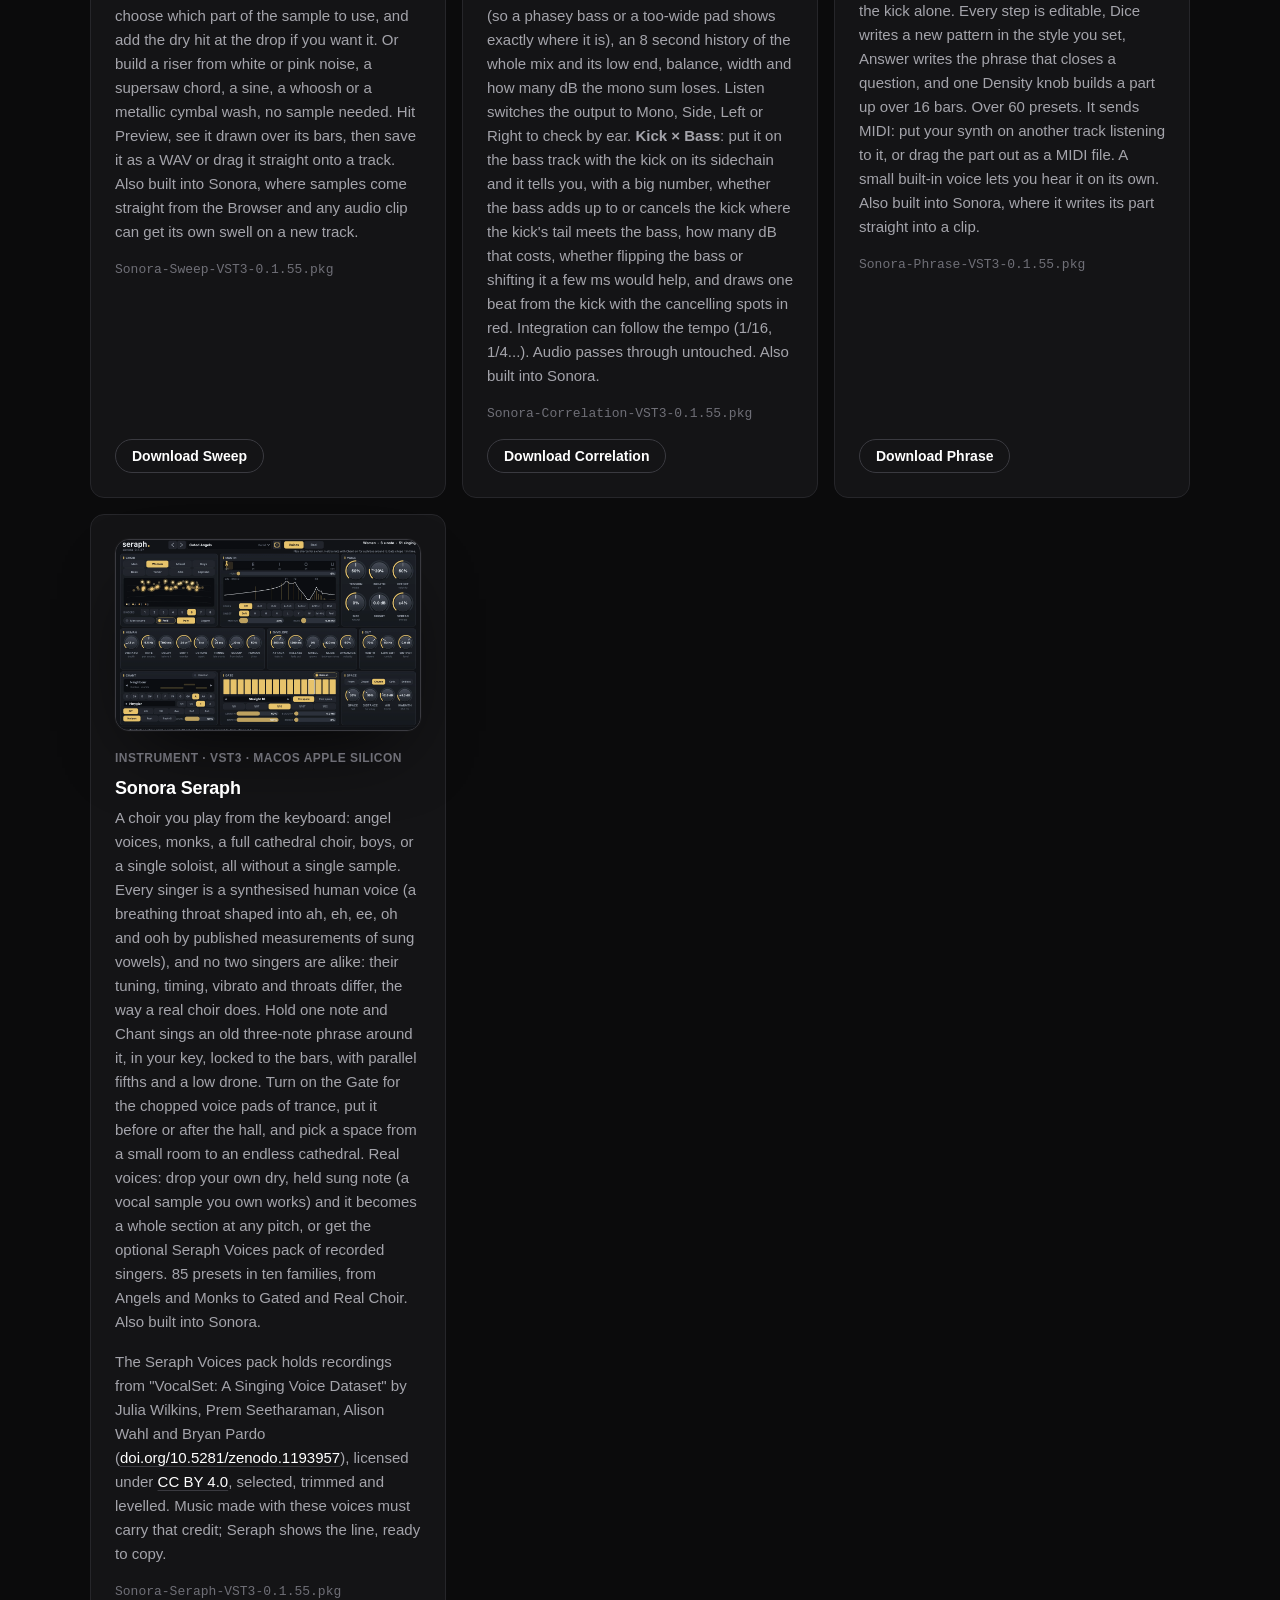
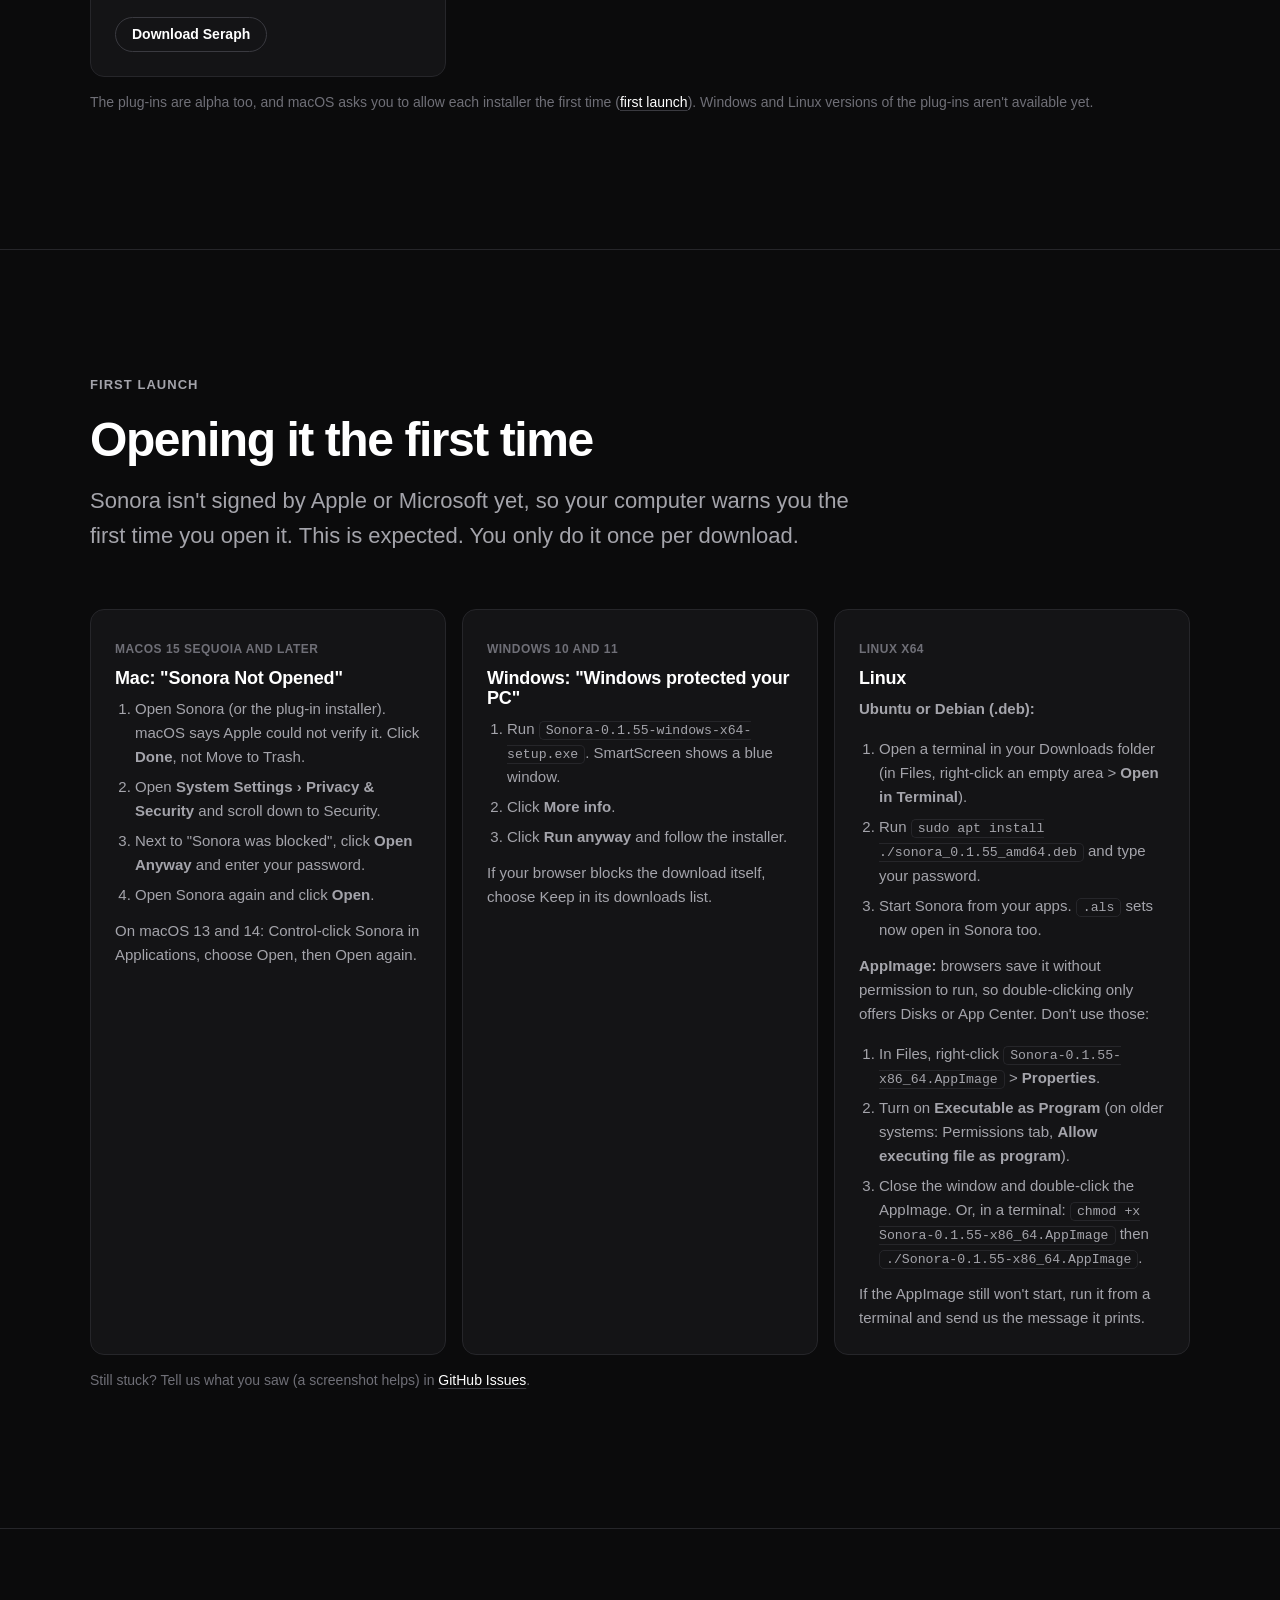
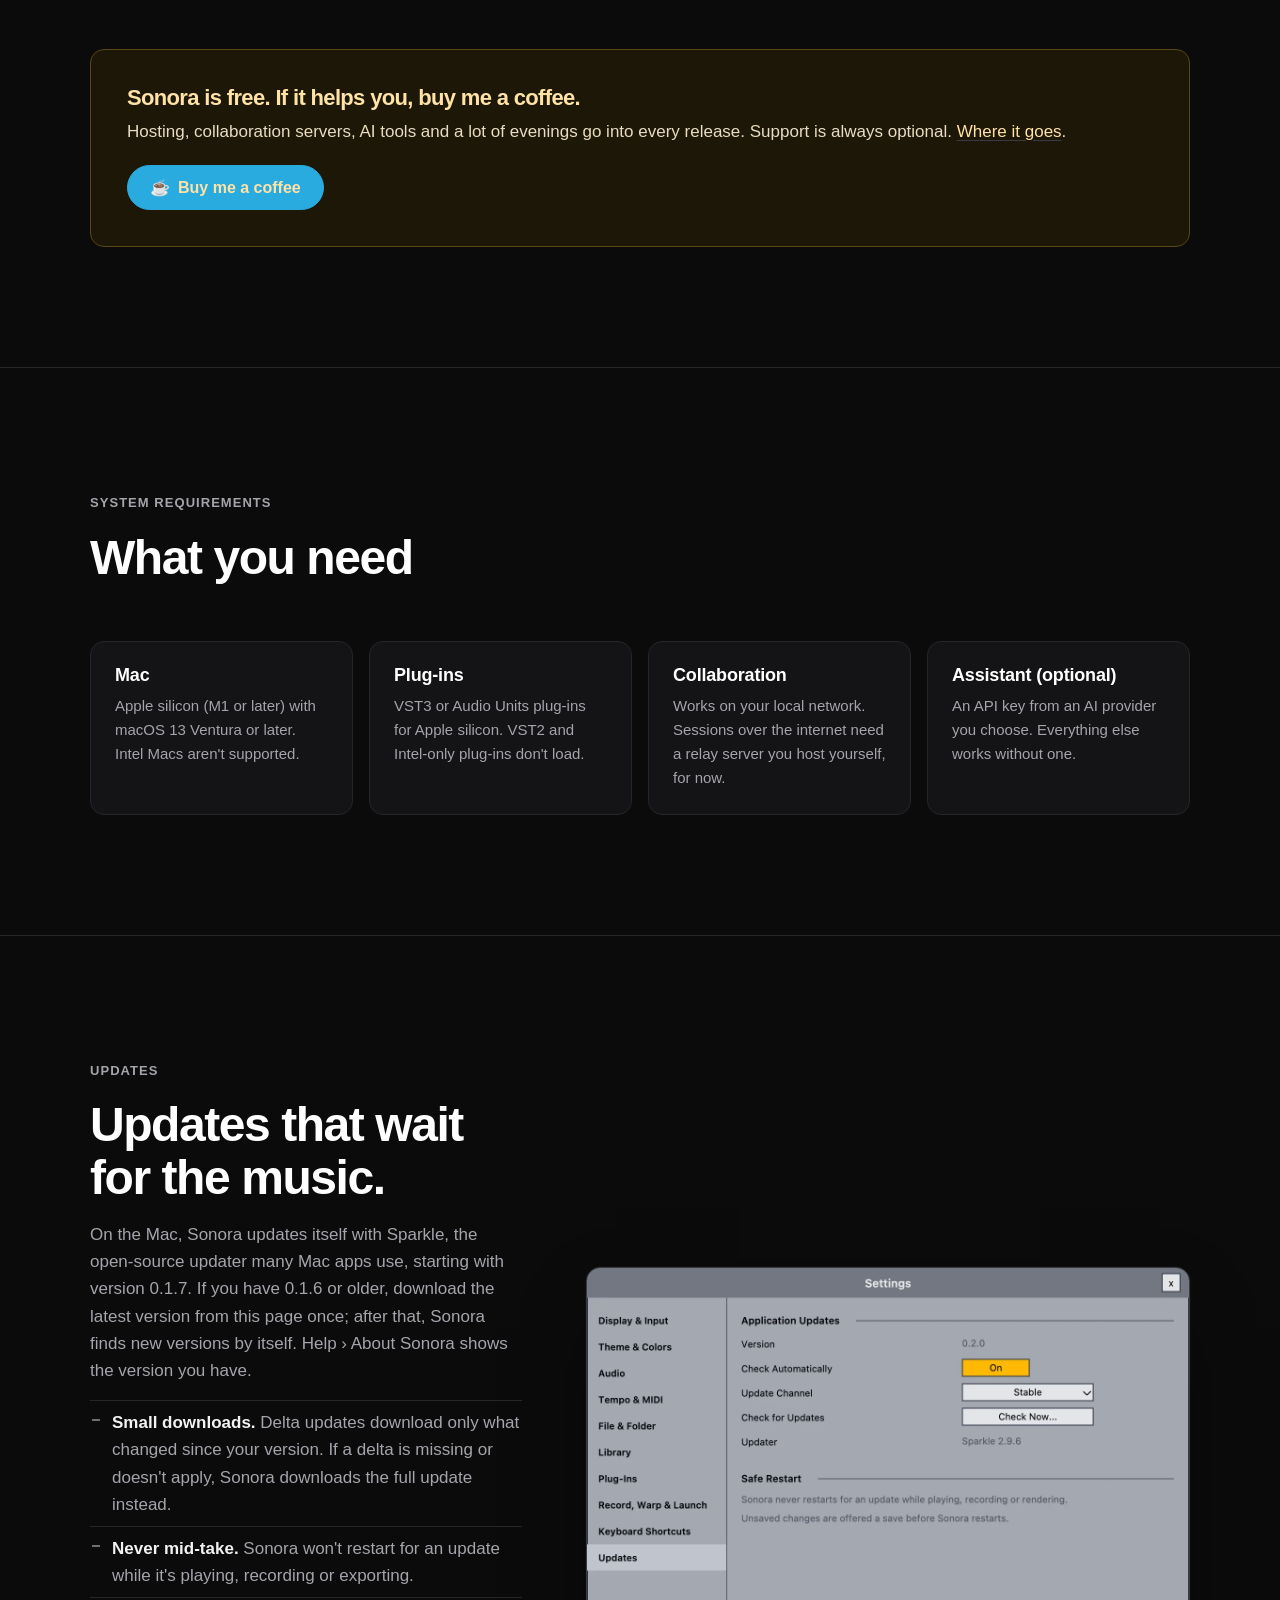
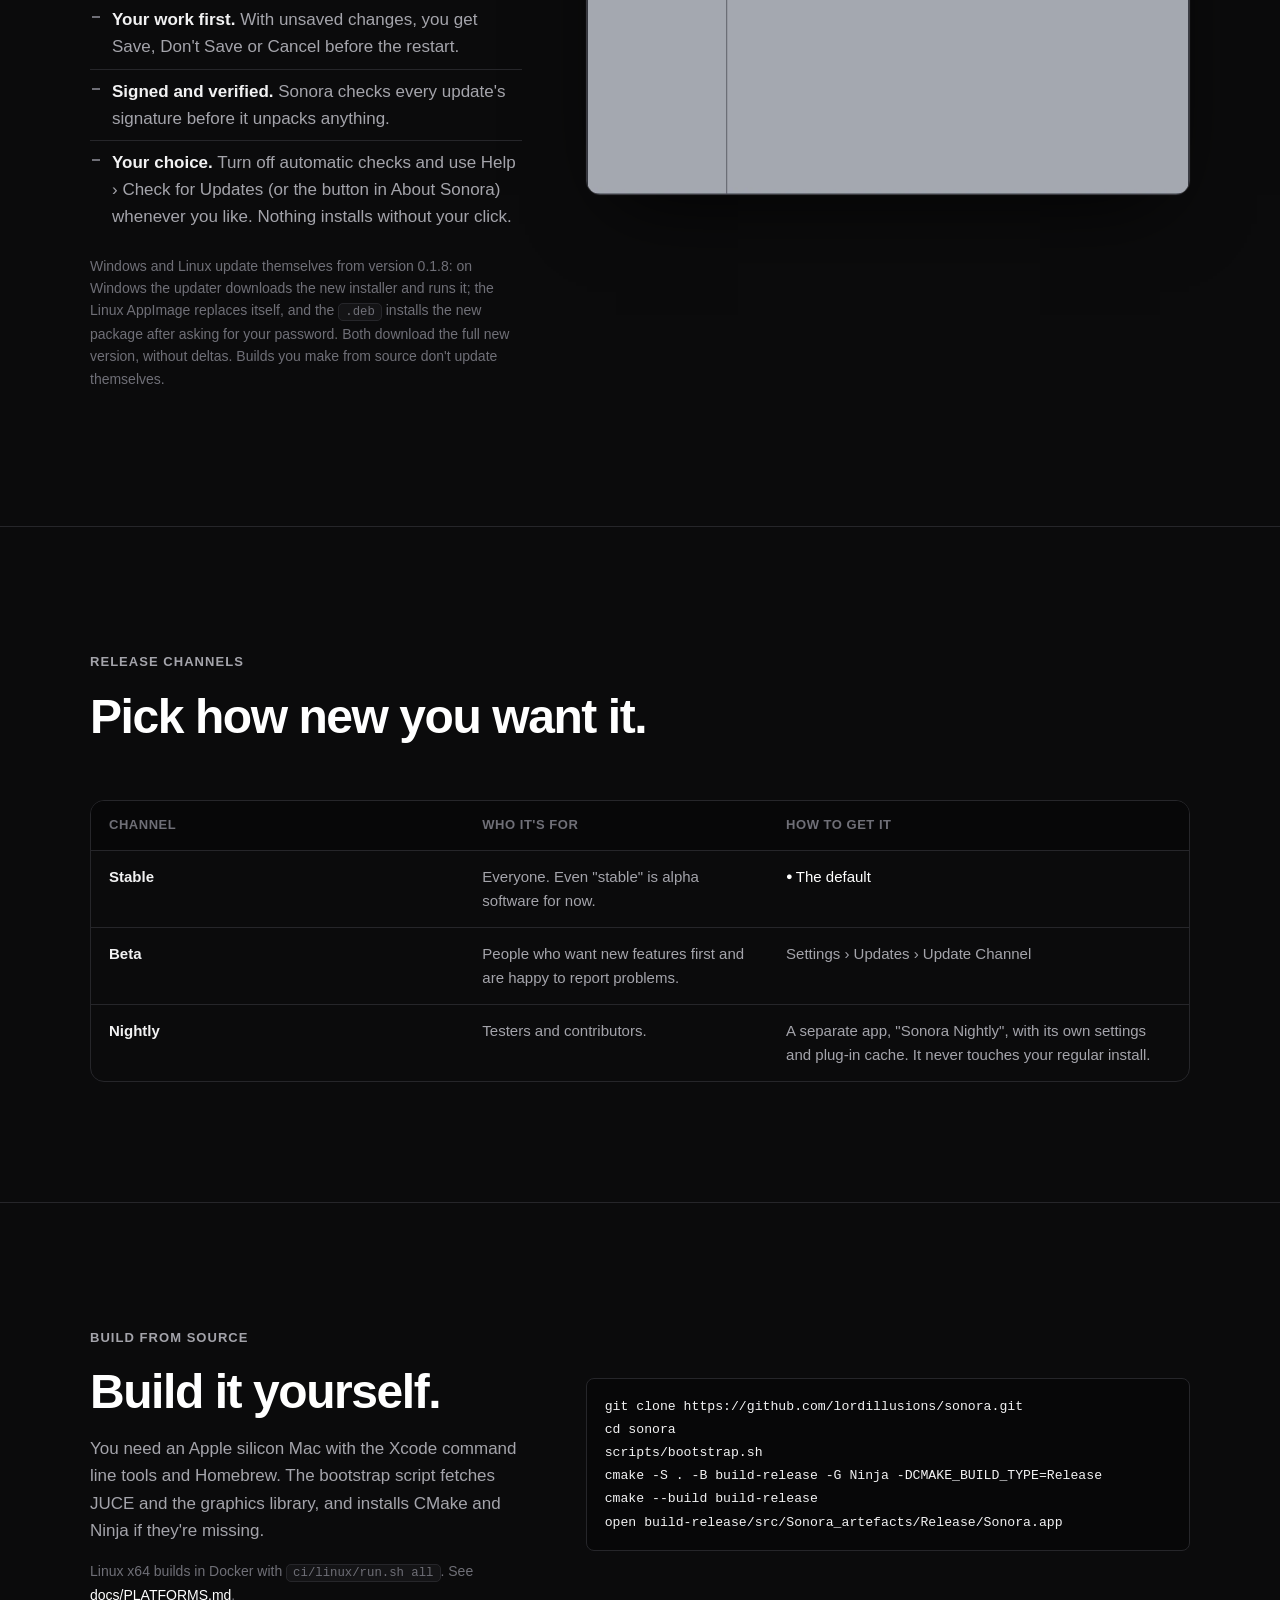
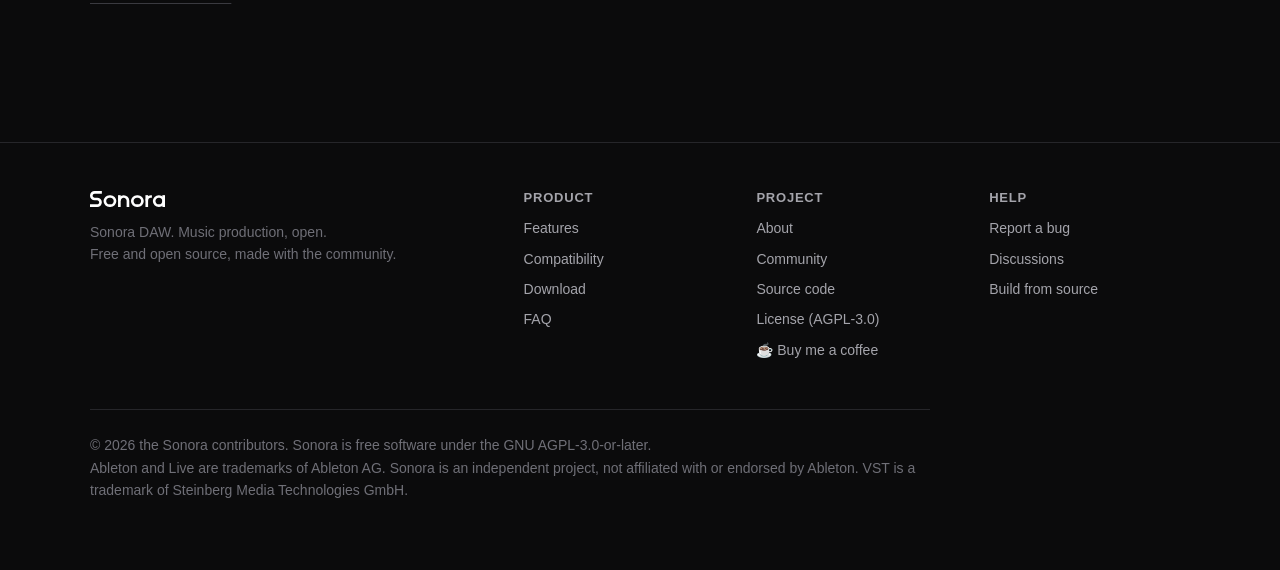
<file: download.html>
<!doctype html>
<html lang="en">
<head>
<meta charset="utf-8">
<meta name="viewport" content="width=device-width, initial-scale=1">
<title>Download · Sonora DAW</title>
<meta name="description" content="Download the Sonora alpha for macOS (Apple silicon), early alpha builds for Windows and Linux, and the free Sonora Prism, Curve LFO, Hush, Kickstract, Stutter, Phase Align, Sweep, Correlation, Phrase and Seraph VST3 plug-ins.">
<link rel="canonical" href="https://sonoradaw.com/download.html">
<meta name="theme-color" content="#0b0b0c">
<meta name="color-scheme" content="dark">
<meta property="og:type" content="website">
<meta property="og:site_name" content="Sonora DAW">
<meta property="og:url" content="https://sonoradaw.com/download.html">
<meta property="og:title" content="Download · Sonora DAW">
<meta property="og:description" content="Download the Sonora alpha for macOS (Apple silicon), early alpha builds for Windows and Linux, and the free Sonora Prism, Curve LFO, Hush, Kickstract, Stutter, Phase Align, Sweep, Correlation, Phrase and Seraph VST3 plug-ins.">
<meta property="og:image" content="https://sonoradaw.com/assets/img/og.png">
<meta property="og:image:width" content="1200">
<meta property="og:image:height" content="630">
<meta property="og:image:alt" content="The Sonora wordmark with the line: Free, open-source DAW for macOS. Alpha.">
<meta name="twitter:card" content="summary_large_image">
<link rel="icon" href="assets/brand/icon.svg" type="image/svg+xml">
<link rel="apple-touch-icon" href="assets/brand/apple-touch-icon.png">
<link rel="stylesheet" href="assets/site.css">
</head>
<body>
<a class="skip" href="#main">Skip to content</a>

<div class="alpha-bar" role="note" aria-label="Release status">
  <div class="wrap">
    <span class="badge badge-alpha">Alpha</span>
    <span>Sonora is very early software and it will have bugs. Save often and keep backups.</span>
    <a href="community.html">Help us make it better</a>
  </div>
</div>

<header class="site-header">
  <div class="wrap">
    <a class="brand" href="index.html" aria-label="Sonora home">
      <img class="mark" src="assets/brand/icon.svg" alt="" width="30" height="30">
      <img class="word" src="assets/brand/wordmark-white.svg" alt="Sonora" width="80" height="17">
    </a>
    <button class="nav-toggle" aria-expanded="false" aria-controls="nav">Menu</button>
    <nav class="nav" id="nav" aria-label="Main">
      <a href="features.html">Features</a>
      <a href="compatibility.html">Compatibility</a>
      <a href="download.html" aria-current="page">Download</a>
      <a href="faq.html">FAQ</a>
      <a href="about.html">About</a>
      <a href="community.html">Community</a>
      <a class="nav-gh" href="https://github.com/lordillusions/sonora" aria-label="Sonora source code on GitHub"><svg aria-hidden="true" viewBox="0 0 16 16" width="16" height="16"><path fill="currentColor" d="M8 0C3.58 0 0 3.58 0 8c0 3.54 2.29 6.53 5.47 7.59.4.07.55-.17.55-.38 0-.19-.01-.82-.01-1.49-2.01.37-2.53-.49-2.69-.94-.09-.23-.48-.94-.82-1.13-.28-.15-.68-.52-.01-.53.63-.01 1.08.58 1.23.82.72 1.21 1.87.87 2.33.66.07-.52.28-.87.51-1.07-1.78-.2-3.64-.89-3.64-3.95 0-.87.31-1.59.82-2.15-.08-.2-.36-1.02.08-2.12 0 0 .67-.21 2.2.82.64-.18 1.32-.27 2-.27.68 0 1.36.09 2 .27 1.53-1.04 2.2-.82 2.2-.82.44 1.1.16 1.92.08 2.12.51.56.82 1.27.82 2.15 0 3.07-1.87 3.75-3.65 3.95.29.25.54.73.54 1.48 0 1.07-.01 1.93-.01 2.2 0 .21.15.46.55.38A8.013 8.013 0 0016 8c0-4.42-3.58-8-8-8z"/></svg><span>GitHub</span></a>
      <a class="nav-coffee" href="https://ko-fi.com/lordillusions" target="_blank" rel="noopener" aria-label="Buy me a coffee on Ko-fi"><span aria-hidden="true">☕</span><span class="nav-coffee-label">Buy me a coffee</span></a>
      <a class="btn btn-primary btn-small" href="download.html">Download the alpha</a>
    </nav>
  </div>
</header>

<main id="main">

<section class="hero page-hero no-mark">
  <div class="wrap">
    <div class="feature">
      <div>
        <span class="eyebrow">Download</span>
        <h1>Get Sonora.</h1>
        <p class="lede">Free and open source, with no account and no time limit.</p>
        <div class="btn-row">
          <a class="btn btn-primary" id="dl-primary" href="#files">Choose your download</a>
          <a class="btn btn-ghost" href="#files">All downloads</a>
        </div>
        <p class="small faint" id="dl-note" style="margin-top:16px">Pick the file for your computer below.</p>
        <p class="small faint" style="margin-top:4px">Current version: <span data-version>0.1.55</span></p>
        <p class="small" style="margin-top:8px"><span class="badge badge-alpha">Alpha</span> Expect bugs. <a href="#alpha">Read this first</a>.</p>
      </div>
      <figure class="shot hide-narrow"><img src="assets/img/splash.webp" width="1200" height="720" alt="Sonora's start-up window: the Sonora wordmark and the tagline Music production, open."></figure>
    </div>
  </div>
</section>

<section id="alpha">
  <div class="wrap">
    <div class="notice">
      <span class="badge badge-alpha">Alpha software</span>
      <h2 style="margin-top:16px">Please read this before you download.</h2>
      <ul>
        <li><strong>It will have bugs.</strong> Sonora is very early. Expect missing pieces and things that change between versions.</li>
        <li><strong>Protect your work.</strong> Save often, keep backups, and don't use Sonora as the only home for a project you care about.</li>
        <li><strong>Not for deadlines yet.</strong> If you need a dependable studio for paid work, use a mature DAW for now.</li>
        <li><strong>Tell us what breaks.</strong> That's how Sonora gets better. <a href="community.html#bugs">How to report a bug</a>.</li>
      </ul>
    </div>
  </div>
</section>

<section id="files">
  <div class="wrap">
    <div class="section-head">
      <span class="eyebrow">Sonora DAW</span>
      <h2>Pick your system</h2>
      <p class="lede">Version <span data-version>0.1.55</span>, the newest release. Each file name carries its version. Older versions and the <code>.sha256</code> checksums are on <a href="https://github.com/lordillusions/sonora/releases">GitHub Releases</a>, next to the source code.</p>
    </div>
    <div class="grid dl-grid">
      <div class="card dl-card" data-os="mac">
        <span class="tag">macOS · Apple silicon · Alpha</span>
        <h3>Sonora for Mac</h3>
        <p>The main version. Open the disk image and drag Sonora to Applications. The first time, macOS asks you to allow it: see <a href="#first-launch">first launch</a>.</p>
        <p class="file">Sonora-0.1.55.dmg</p>
        <a class="btn btn-ghost btn-small" href="https://github.com/lordillusions/sonora/releases/download/v0.1.55/Sonora-0.1.55.dmg">Download for Mac</a>
      </div>
      <div class="card dl-card" data-os="windows">
        <span class="tag">Windows x64 · Early alpha</span>
        <h3>Sonora for Windows</h3>
        <p>An early build, much less tested than the Mac version. From 0.1.8 it updates itself; Windows still warns about an unknown publisher: see <a href="#first-launch">first launch</a>.</p>
        <p class="file">Sonora-0.1.55-windows-x64-setup.exe</p>
        <a class="btn btn-ghost btn-small" href="https://github.com/lordillusions/sonora/releases/download/v0.1.55/Sonora-0.1.55-windows-x64-setup.exe">Download for Windows</a>
      </div>
      <div class="card dl-card" data-os="linux">
        <span class="tag">Linux x64 · Early alpha</span>
        <h3>Sonora for Linux</h3>
        <p>Ubuntu and Debian: get the <code>.deb</code> package, it installs Sonora with your other apps. Other distributions: the AppImage, which needs one extra step before it runs (see <a href="#first-launch">first launch</a>). Both update themselves from 0.1.8 on.</p>
        <p class="file">sonora_0.1.55_amd64.deb<br>Sonora-0.1.55-x86_64.AppImage</p>
        <div class="btn-row"><a class="btn btn-ghost btn-small" href="https://github.com/lordillusions/sonora/releases/download/v0.1.55/sonora_0.1.55_amd64.deb">.deb (Ubuntu, Debian)</a><a class="btn btn-ghost btn-small" href="https://github.com/lordillusions/sonora/releases/download/v0.1.55/Sonora-0.1.55-x86_64.AppImage">AppImage</a></div>
      </div>
    </div>
    <p class="table-note">Alpha builds aren't signed by Apple or Microsoft yet, so the first launch needs one extra step: <a href="#first-launch">here's how</a>. Only download Sonora from this site or from <a href="https://github.com/lordillusions/sonora/releases">its GitHub repository</a>.</p>
  </div>
</section>

<section id="plugins">
  <div class="wrap">
    <div class="section-head">
      <span class="eyebrow">Also free</span>
      <h2>Sonora plug-ins for other DAWs</h2>
      <p class="lede">Free VST3 plug-ins for any DAW that loads VST3 on a Mac. Prism, Curve LFO, Hush, Kickstract, Stutter, Phase Align, Sweep, Correlation, Phrase and Seraph are also built into Sonora. Each installer puts the plug-in in the VST3 folder, for all users or just for you. Then rescan plug-ins in your DAW and look for the vendor Sonora.</p>
    </div>
    <div class="grid grid-3">
      <div class="card dl-card" id="prism">
        <figure class="shot"><img src="assets/img/plugin-prism.webp" width="1440" height="900" alt="Sonora Prism: three wavetable oscillators with 3D wavetable views, sub, noise, two filters, macros, envelope and LFO editors, voice settings and a keyboard." loading="lazy"></figure>
        <span class="tag">Instrument · VST3 · macOS Apple silicon</span>
        <h3>Sonora Prism</h3>
        <p>A wavetable synth. Three oscillators that morph through their wavetables, with sub and noise, two filters, envelopes and LFOs you can draw, eight macros, and up to 32 voices with unison. Comes with its own presets.</p>
        <p class="file">Sonora-Prism-VST3-0.1.55.pkg</p>
        <a class="btn btn-ghost btn-small" href="https://github.com/lordillusions/sonora/releases/download/v0.1.55/Sonora-Prism-VST3-0.1.55.pkg">Download Prism</a>
      </div>
      <div class="card dl-card" id="curve-lfo">
        <figure class="shot"><img src="assets/img/plugin-curve-lfo.webp" width="2284" height="616" alt="Sonora Curve LFO: a drawn curve that modulates volume, pan, filter cutoff and resonance, with sync, swing and depth controls." loading="lazy"></figure>
        <span class="tag">Audio effect · VST3 · macOS Apple silicon</span>
        <h3>Sonora Curve LFO</h3>
        <p>Draw a curve and let it move the sound: volume, pan, filter cutoff and resonance, in time with your DAW's tempo. Use it for sidechain-style pumping, gates, filter sweeps and rhythmic movement. MIDI notes can restart the curve.</p>
        <p class="file">Sonora-Curve-LFO-VST3-0.1.55.pkg</p>
        <a class="btn btn-ghost btn-small" href="https://github.com/lordillusions/sonora/releases/download/v0.1.55/Sonora-Curve-LFO-VST3-0.1.55.pkg">Download Curve LFO</a>
      </div>
      <div class="card dl-card" id="hush">
        <figure class="shot"><img src="assets/img/plugin-hush.webp" width="1800" height="1064" alt="Sonora Hush: the spectrum with the reduction it applies, a depth curve with band nodes, soft and hard modes, Depth, Detail, Attack and Release knobs, and bypass, delta and mix." loading="lazy"></figure>
        <span class="tag">Audio effect · VST3 · macOS Apple silicon</span>
        <h3>Sonora Hush</h3>
        <p>A dynamic resonance suppressor. Hush finds harsh resonances and build-ups as they happen and turns down only those frequencies, only while they ring. Smooth out vocals, guitars, cymbals and full mixes, with a curve to shape where it works, sidechain, mid/side and a delta mode to hear what it removes. Hush is also built into Sonora itself: you only need this installer to use it in another DAW.</p>
        <p class="file">Sonora-Hush-VST3-0.1.55.pkg</p>
        <a class="btn btn-ghost btn-small" href="https://github.com/lordillusions/sonora/releases/download/v0.1.55/Sonora-Hush-VST3-0.1.55.pkg">Download Hush</a>
      </div>
      <div class="card dl-card" id="kickstract">
        <figure class="shot"><img src="assets/img/plugin-kickstract.webp" width="2006" height="968" alt="Sonora Kickstract: the detector with its threshold and meter, a spectrum split into low, mid and high bands with draggable crossovers, the last extracted kick with each band's gate envelope and handles, Low, Mid and High panels with Length, Fade and Gain, Finish with Punch, Drive and Output, and Listen and Timeline." loading="lazy"></figure>
        <span class="tag">Audio effect · VST3 · macOS Apple silicon</span>
        <h3>Sonora Kickstract</h3>
        <p>Pull a clean kick out of a full mix. Kickstract splits the sound into low, mid and high bands (150 Hz and 1.5 kHz to start, move them as you like), hears every kick and cuts each band short right after the hit, so the hats, bass and pads between kicks fall away. Set how long each band rings, add punch and drive, and watch the extracted kick on its own display. The Timeline window shows the input, the kick and what was removed scrolling live; freeze it to study a hit. Also built into Sonora.</p>
        <p class="file">Sonora-Kickstract-VST3-0.1.55.pkg</p>
        <a class="btn btn-ghost btn-small" href="https://github.com/lordillusions/sonora/releases/download/v0.1.55/Sonora-Kickstract-VST3-0.1.55.pkg">Download Kickstract</a>
      </div>
      <div class="card dl-card" id="stutter">
        <figure class="shot"><img src="assets/img/plugin-stutter.webp" width="2320" height="1516" alt="Sonora Stutter: the input recorded with the capture window, read head and where the voice was heard, the output with every grain drawn as its envelope, the Auto panel with eight presets and the preset's timeline of moves, a big Hold pad, the Motion knob with seven modes (Swell, Rewind, Shatter, Freeze, Spread, Tunnel, Retrigger), and Grain, Every, Shape, Speed, Jitter, Width, Pitch, Space, Tone, Mix and Level knobs." loading="lazy"></figure>
        <span class="tag">Audio effect · VST3 · macOS Apple silicon</span>
        <h3>Sonora Stutter</h3>
        <p>A granular voice stutter. Stutter keeps recording and, while you hold it (the pad, a MIDI note or automation), replays what was just sung as a stream of grains: stretched slower and slower until it stands still, rewound, shattered into fragments, frozen into a pad, spread into a wide cloud, sunk into a resonant tunnel or retriggered as a classic roll in time with your track. One knob plays it: Motion, from slow, swelling grains to short, racing ones, and each of the seven modes gives it its own character. Or press Auto, pick one of eight presets (Vocal Chop, Stretch &amp; Freeze, Build-Up, Tape Stop, Backspin, Glitch, Dub Tunnel, Cloud) and it plays itself: rolls, stretches, backspins, freezes and tape stops on your track's bars, only while the voice is there, shown on a timeline with the song's position. The display shows the recording, where the grains read and every grain that comes out. Also built into Sonora.</p>
        <p class="file">Sonora-Stutter-VST3-0.1.55.pkg</p>
        <a class="btn btn-ghost btn-small" href="https://github.com/lordillusions/sonora/releases/download/v0.1.55/Sonora-Stutter-VST3-0.1.55.pkg">Download Stutter</a>
      </div>
      <div class="card dl-card" id="phase-align">
        <figure class="shot"><img src="assets/img/plugin-phase-align.webp" width="2200" height="1200" alt="Sonora Phase Align: a verdict in words (how much low end it adds on every kick), the phase dial, the last kick with the bass before and after and the kick plus bass sum, the gain per hit, and Angle, Speed, Crossover, Threshold, Window, Min. Shared, Listen and Output." loading="lazy"></figure>
        <span class="tag">Audio effect · VST3 · macOS Apple silicon</span>
        <h3>Sonora Phase Align</h3>
        <p>Keeps your bass in phase with the kick, hit by hit. Put it on the bass and send it the kick through its sidechain. On every kick it measures how the low end of both adds up and turns the phase of the bass below the crossover to where they reinforce each other instead of cancelling, and it tells you in words what it gains: "+2.4 dB more low end on every kick", or why there is nothing to align (a bass that is silent under the kick, or at another pitch), in which case it leaves the bass untouched. See each kick with the bass before and after and the sum of both. Also built into Sonora.</p>
        <p class="file">Sonora-Phase-Align-VST3-0.1.55.pkg</p>
        <a class="btn btn-ghost btn-small" href="https://github.com/lordillusions/sonora/releases/download/v0.1.55/Sonora-Phase-Align-VST3-0.1.55.pkg">Download Phase Align</a>
      </div>
      <div class="card dl-card" id="sweep">
        <figure class="shot"><img src="assets/img/plugin-sweep.webp" width="2360" height="1520" alt="Sonora Sweep: reverb swell and synth sweep types, the sample with its region handles, the rendered swell rising into the drop under its filter, pitch and level curves, sources, Up and Down, lengths from 1 beat to 32 bars, the swell panel with a pad that blends Hall, Shimmer, Bloom and Grain, Decay, Damp and Hit, Save WAV and Preview, and Filter, Pitch, Shape and Out controls." loading="lazy"></figure>
        <span class="tag">Instrument · VST3 · macOS Apple silicon</span>
        <h3>Sonora Sweep</h3>
        <p>Risers, downlifters and reverse swells of any length, always ending on the beat. Drop a vocal, a snare or a chord on it and Sweep makes the classic reverse reverb swell: the sound's own reverb, played backwards, breathing in right up to the moment the sound starts. Blend four reverb characters on a pad (a hall, a bright octave-up shimmer, a frozen spectral bloom and a cloud of tiny grains), let the swell fill the length you pick, darken it, choose which part of the sample to use, and add the dry hit at the drop if you want it. Or build a riser from white or pink noise, a supersaw chord, a sine, a whoosh or a metallic cymbal wash, no sample needed. Hit Preview, see it drawn over its bars, then save it as a WAV or drag it straight onto a track. Also built into Sonora, where samples come straight from the Browser and any audio clip can get its own swell on a new track.</p>
        <p class="file">Sonora-Sweep-VST3-0.1.55.pkg</p>
        <a class="btn btn-ghost btn-small" href="https://github.com/lordillusions/sonora/releases/download/v0.1.55/Sonora-Sweep-VST3-0.1.55.pkg">Download Sweep</a>
      </div>
      <div class="card dl-card" id="correlation">
        <figure class="shot"><img src="assets/img/plugin-correlation.webp" width="2240" height="1440" alt="Sonora Correlation in Kick &times; Bass mode: the kick against the bass where they meet, -0.88 in big numbers, the verdict (out of phase: flip the bass's polarity, +0.8 dB), one beat from the kick with the kick's tail and the bass drawn over each other and the cancelling spots marked red, where they meet (5 % of the low end sounds together, the sum there, with the bass inverted, the best shift), the history, the low bands with their values and the 50 Hz band read under the pointer, and Integration with ms or note values." loading="lazy"></figure>
        <span class="tag">Audio effect · VST3 · macOS Apple silicon</span>
        <h3>Sonora Correlation</h3>
        <p>A stereo correlation meter that tells you in words whether your mix survives mono: "Mono-compatible", "Very wide", "Low end out of phase" with the band that cancels, or "Out of phase: it cancels in mono". The big meter goes from -1 (one side inverted) through 0 (unrelated) to +1 (mono) and marks the lowest and highest readings it held. Below it: a Lissajous or polar scope, the correlation of 31 third-octave bands drawn over their level (so a phasey bass or a too-wide pad shows exactly where it is), an 8 second history of the whole mix and its low end, balance, width and how many dB the mono sum loses. Listen switches the output to Mono, Side, Left or Right to check by ear. <strong>Kick &times; Bass</strong>: put it on the bass track with the kick on its sidechain and it tells you, with a big number, whether the bass adds up to or cancels the kick where the kick's tail meets the bass, how many dB that costs, whether flipping the bass or shifting it a few ms would help, and draws one beat from the kick with the cancelling spots in red. Integration can follow the tempo (1/16, 1/4...). Audio passes through untouched. Also built into Sonora.</p>
        <p class="file">Sonora-Correlation-VST3-0.1.55.pkg</p>
        <a class="btn btn-ghost btn-small" href="https://github.com/lordillusions/sonora/releases/download/v0.1.55/Sonora-Correlation-VST3-0.1.55.pkg">Download Correlation</a>
      </div>
      <div class="card dl-card" id="phrase">
        <figure class="shot"><img src="assets/img/plugin-phrase.webp" width="2320" height="1560" alt="Sonora Phrase: a preset bar, the parts Arp, Stabs, Pad and Bass, the chord progression as chips with their lengths, a step grid of chord tones with velocity, gate, chance, accent, slide and tie lanes, the generator's style controls with Dice, Mutate and Answer, the whole part drawn over the progression, and Density, Swing, Kick Guard and the other performance knobs." loading="lazy"></figure>
        <span class="tag">Instrument that sends MIDI · VST3 · macOS Apple silicon</span>
        <h3>Sonora Phrase</h3>
        <p>Melodies for progressive and melodic trance. Give it a key, a scale and a chord progression (pick the chords from a palette of every chord of the key, play them in, or share them between instances), choose a part and it plays it over the chords: pedal and rolling arps with accents off the beat, question-and-answer chord stabs, wide pads that hold their common tones, or a rolling bass that leaves the kick alone. Every step is editable, Dice writes a new pattern in the style you set, Answer writes the phrase that closes a question, and one Density knob builds a part up over 16 bars. Over 60 presets. It sends MIDI: put your synth on another track listening to it, or drag the part out as a MIDI file. A small built-in voice lets you hear it on its own. Also built into Sonora, where it writes its part straight into a clip.</p>
        <p class="file">Sonora-Phrase-VST3-0.1.55.pkg</p>
        <a class="btn btn-ghost btn-small" href="https://github.com/lordillusions/sonora/releases/download/v0.1.55/Sonora-Phrase-VST3-0.1.55.pkg">Download Phrase</a>
      </div>
      <div class="card dl-card" id="seraph">
        <figure class="shot"><img src="assets/img/plugin-seraph.webp" width="2320" height="1500" alt="Sonora Seraph: a preset bar, the Voices and Real switch, the choir's stalls with one glowing dot per singer, sections Men, Women, Mixed, Boys and four solo voices, the vowel strip A E I O U over the live formant curve and harmonics, Tension, Breath, Size and Bright, eight human controls from vibrato to scoop, the envelope, a chant phrase drawn as steps with key, scale, organum and ison, the trance gate as a step lane with its pattern, rate and position, and the space from a room to an endless cathedral." loading="lazy"></figure>
        <span class="tag">Instrument · VST3 · macOS Apple silicon</span>
        <h3>Sonora Seraph</h3>
        <p>A choir you play from the keyboard: angel voices, monks, a full cathedral choir, boys, or a single soloist, all without a single sample. Every singer is a synthesised human voice (a breathing throat shaped into ah, eh, ee, oh and ooh by published measurements of sung vowels), and no two singers are alike: their tuning, timing, vibrato and throats differ, the way a real choir does. Hold one note and Chant sings an old three-note phrase around it, in your key, locked to the bars, with parallel fifths and a low drone. Turn on the Gate for the chopped voice pads of trance, put it before or after the hall, and pick a space from a small room to an endless cathedral. Real voices: drop your own dry, held sung note (a vocal sample you own works) and it becomes a whole section at any pitch, or get the optional Seraph Voices pack of recorded singers. 85 presets in ten families, from Angels and Monks to Gated and Real Choir. Also built into Sonora.</p>
        <p class="small faint">The Seraph Voices pack holds recordings from "VocalSet: A Singing Voice Dataset" by Julia Wilkins, Prem Seetharaman, Alison Wahl and Bryan Pardo (<a href="https://doi.org/10.5281/zenodo.1193957">doi.org/10.5281/zenodo.1193957</a>), licensed under <a href="https://creativecommons.org/licenses/by/4.0/">CC BY 4.0</a>, selected, trimmed and levelled. Music made with these voices must carry that credit; Seraph shows the line, ready to copy.</p>
        <p class="file">Sonora-Seraph-VST3-0.1.55.pkg</p>
        <a class="btn btn-ghost btn-small" href="https://github.com/lordillusions/sonora/releases/download/v0.1.55/Sonora-Seraph-VST3-0.1.55.pkg">Download Seraph</a>
      </div>
    </div>
    <p class="table-note">The plug-ins are alpha too, and macOS asks you to allow each installer the first time (<a href="#first-launch">first launch</a>). Windows and Linux versions of the plug-ins aren't available yet.</p>
  </div>
</section>

<section id="first-launch">
  <div class="wrap">
    <div class="section-head">
      <span class="eyebrow">First launch</span>
      <h2>Opening it the first time</h2>
      <p class="lede">Sonora isn't signed by Apple or Microsoft yet, so your computer warns you the first time you open it. This is expected. You only do it once per download.</p>
    </div>
    <div class="grid grid-3">
      <div class="card">
        <span class="tag">macOS 15 Sequoia and later</span>
        <h3>Mac: "Sonora Not Opened"</h3>
        <ol>
          <li>Open Sonora (or the plug-in installer). macOS says Apple could not verify it. Click <strong>Done</strong>, not Move to Trash.</li>
          <li>Open <strong>System Settings &rsaquo; Privacy &amp; Security</strong> and scroll down to Security.</li>
          <li>Next to "Sonora was blocked", click <strong>Open Anyway</strong> and enter your password.</li>
          <li>Open Sonora again and click <strong>Open</strong>.</li>
        </ol>
        <p class="small faint">On macOS 13 and 14: Control-click Sonora in Applications, choose Open, then Open again.</p>
      </div>
      <div class="card">
        <span class="tag">Windows 10 and 11</span>
        <h3>Windows: "Windows protected your PC"</h3>
        <ol>
          <li>Run <code>Sonora-0.1.55-windows-x64-setup.exe</code>. SmartScreen shows a blue window.</li>
          <li>Click <strong>More info</strong>.</li>
          <li>Click <strong>Run anyway</strong> and follow the installer.</li>
        </ol>
        <p class="small faint">If your browser blocks the download itself, choose Keep in its downloads list.</p>
      </div>
      <div class="card">
        <span class="tag">Linux x64</span>
        <h3>Linux</h3>
        <p><strong>Ubuntu or Debian (.deb):</strong></p>
        <ol>
          <li>Open a terminal in your Downloads folder (in Files, right-click an empty area &gt; <strong>Open in Terminal</strong>).</li>
          <li>Run <code>sudo apt install ./sonora_0.1.55_amd64.deb</code> and type your password.</li>
          <li>Start Sonora from your apps. <code>.als</code> sets now open in Sonora too.</li>
        </ol>
        <p><strong>AppImage:</strong> browsers save it without permission to run, so double-clicking only offers Disks or App Center. Don't use those:</p>
        <ol>
          <li>In Files, right-click <code>Sonora-0.1.55-x86_64.AppImage</code> &gt; <strong>Properties</strong>.</li>
          <li>Turn on <strong>Executable as Program</strong> (on older systems: Permissions tab, <strong>Allow executing file as program</strong>).</li>
          <li>Close the window and double-click the AppImage. Or, in a terminal: <code>chmod +x Sonora-0.1.55-x86_64.AppImage</code> then <code>./Sonora-0.1.55-x86_64.AppImage</code>.</li>
        </ol>
        <p class="small faint">If the AppImage still won't start, run it from a terminal and send us the message it prints.</p>
      </div>
    </div>
    <p class="table-note">Still stuck? Tell us what you saw (a screenshot helps) in <a href="https://github.com/lordillusions/sonora/issues">GitHub Issues</a>.</p>
  </div>
</section>

<section id="coffee">
  <div class="wrap">
    <div class="notice support-note">
      <h2>Sonora is free. If it helps you, buy me a coffee.</h2>
      <p>Hosting, collaboration servers, AI tools and a lot of evenings go into every release. Support is always optional. <a href="about.html#support">Where it goes</a>.</p>
      <div class="btn-row"><a class="btn btn-bmc" href="https://ko-fi.com/lordillusions" target="_blank" rel="noopener"><span aria-hidden="true">☕</span> Buy me a coffee</a></div>
    </div>
  </div>
</section>


<section id="requirements">
  <div class="wrap">
    <div class="section-head">
      <span class="eyebrow">System requirements</span>
      <h2>What you need</h2>
    </div>
    <div class="grid">
      <div class="card"><h3>Mac</h3><p>Apple silicon (M1 or later) with macOS 13 Ventura or later. Intel Macs aren't supported.</p></div>
      <div class="card"><h3>Plug-ins</h3><p>VST3 or Audio Units plug-ins for Apple silicon. VST2 and Intel-only plug-ins don't load.</p></div>
      <div class="card"><h3>Collaboration</h3><p>Works on your local network. Sessions over the internet need a relay server you host yourself, for now.</p></div>
      <div class="card"><h3>Assistant (optional)</h3><p>An API key from an AI provider you choose. Everything else works without one.</p></div>
    </div>
  </div>
</section>

<section id="updates">
  <div class="wrap">
    <div class="feature">
      <div>
        <span class="eyebrow">Updates</span>
        <h2>Updates that wait for the music.</h2>
        <p class="muted">On the Mac, Sonora updates itself with Sparkle, the open-source updater many Mac apps use, starting with version 0.1.7. If you have 0.1.6 or older, download the latest version from this page once; after that, Sonora finds new versions by itself. Help &rsaquo; About Sonora shows the version you have.</p>
        <ul>
          <li><strong>Small downloads.</strong> Delta updates download only what changed since your version. If a delta is missing or doesn't apply, Sonora downloads the full update instead.</li>
          <li><strong>Never mid-take.</strong> Sonora won't restart for an update while it's playing, recording or exporting.</li>
          <li><strong>Your work first.</strong> With unsaved changes, you get Save, Don't Save or Cancel before the restart.</li>
          <li><strong>Signed and verified.</strong> Sonora checks every update's signature before it unpacks anything.</li>
          <li><strong>Your choice.</strong> Turn off automatic checks and use Help &rsaquo; Check for Updates (or the button in About Sonora) whenever you like. Nothing installs without your click.</li>
        </ul>
        <p class="small faint">Windows and Linux update themselves from version 0.1.8: on Windows the updater downloads the new installer and runs it; the Linux AppImage replaces itself, and the <code>.deb</code> installs the new package after asking for your password. Both download the full new version, without deltas. Builds you make from source don't update themselves.</p>
      </div>
      <figure class="shot"><img src="assets/img/settings-updates.webp" width="1280" height="1118" alt="Settings, Updates with Check Automatically, Update Channel and Check Now, and the safe restart explanation." loading="lazy"></figure>
    </div>
  </div>
</section>

<section id="channels">
  <div class="wrap">
    <div class="section-head">
      <span class="eyebrow">Release channels</span>
      <h2>Pick how new you want it.</h2>
    </div>
    <div class="table-wrap">
      <table>
        <thead><tr><th scope="col">Channel</th><th scope="col">Who it's for</th><th scope="col">How to get it</th></tr></thead>
        <tbody>
          <tr><th scope="row">Stable</th><td>Everyone. Even "stable" is alpha software for now.</td><td class="yes">The default</td></tr>
          <tr><th scope="row">Beta</th><td>People who want new features first and are happy to report problems.</td><td>Settings &rsaquo; Updates &rsaquo; Update Channel</td></tr>
          <tr><th scope="row">Nightly</th><td>Testers and contributors.</td><td>A separate app, "Sonora Nightly", with its own settings and plug-in cache. It never touches your regular install.</td></tr>
        </tbody>
      </table>
    </div>
  </div>
</section>

<section id="build">
  <div class="wrap">
    <div class="feature">
      <div>
        <span class="eyebrow">Build from source</span>
        <h2>Build it yourself.</h2>
        <p class="muted">You need an Apple silicon Mac with the Xcode command line tools and Homebrew. The bootstrap script fetches JUCE and the graphics library, and installs CMake and Ninja if they're missing.</p>
        <p class="small faint">Linux x64 builds in Docker with <code>ci/linux/run.sh all</code>. See <a href="https://github.com/lordillusions/sonora/blob/main/docs/PLATFORMS.md">docs/PLATFORMS.md</a>.</p>
      </div>
      <div>
<pre><code>git clone https://github.com/lordillusions/sonora.git
cd sonora
scripts/bootstrap.sh
cmake -S . -B build-release -G Ninja -DCMAKE_BUILD_TYPE=Release
cmake --build build-release
open build-release/src/Sonora_artefacts/Release/Sonora.app</code></pre>
      </div>
    </div>
  </div>
</section>

</main>

<footer class="site-footer">
  <div class="wrap">
    <div class="footer-grid">
      <div class="footer-brand">
        <img src="assets/brand/wordmark-white.svg" alt="Sonora" width="75" height="16">
        <p>Sonora DAW. Music production, open.<br>Free and open source, made with the community.</p>
      </div>
      <div>
        <h2 class="footer-h">Product</h2>
        <ul><li><a href="features.html">Features</a></li><li><a href="compatibility.html">Compatibility</a></li><li><a href="download.html">Download</a></li><li><a href="faq.html">FAQ</a></li></ul>
      </div>
      <div>
        <h2 class="footer-h">Project</h2>
        <ul><li><a href="about.html">About</a></li><li><a href="community.html">Community</a></li><li><a href="https://github.com/lordillusions/sonora">Source code</a></li><li><a href="https://github.com/lordillusions/sonora/blob/main/LICENSE">License (AGPL-3.0)</a></li><li><a href="https://ko-fi.com/lordillusions" target="_blank" rel="noopener">☕ Buy me a coffee</a></li></ul>
      </div>
      <div>
        <h2 class="footer-h">Help</h2>
        <ul><li><a href="https://github.com/lordillusions/sonora/issues">Report a bug</a></li><li><a href="https://github.com/lordillusions/sonora/discussions">Discussions</a></li><li><a href="download.html#build">Build from source</a></li></ul>
      </div>
    </div>
    <p class="legal">&copy; <span id="year">2026</span> the Sonora contributors. Sonora is free software under the GNU AGPL-3.0-or-later.<br>
    Ableton and Live are trademarks of Ableton AG. Sonora is an independent project, not affiliated with or endorsed by Ableton. VST is a trademark of Steinberg Media Technologies GmbH.</p>
  </div>
</footer>

<script src="assets/site.js" defer></script>
</body>
</html>
</file>
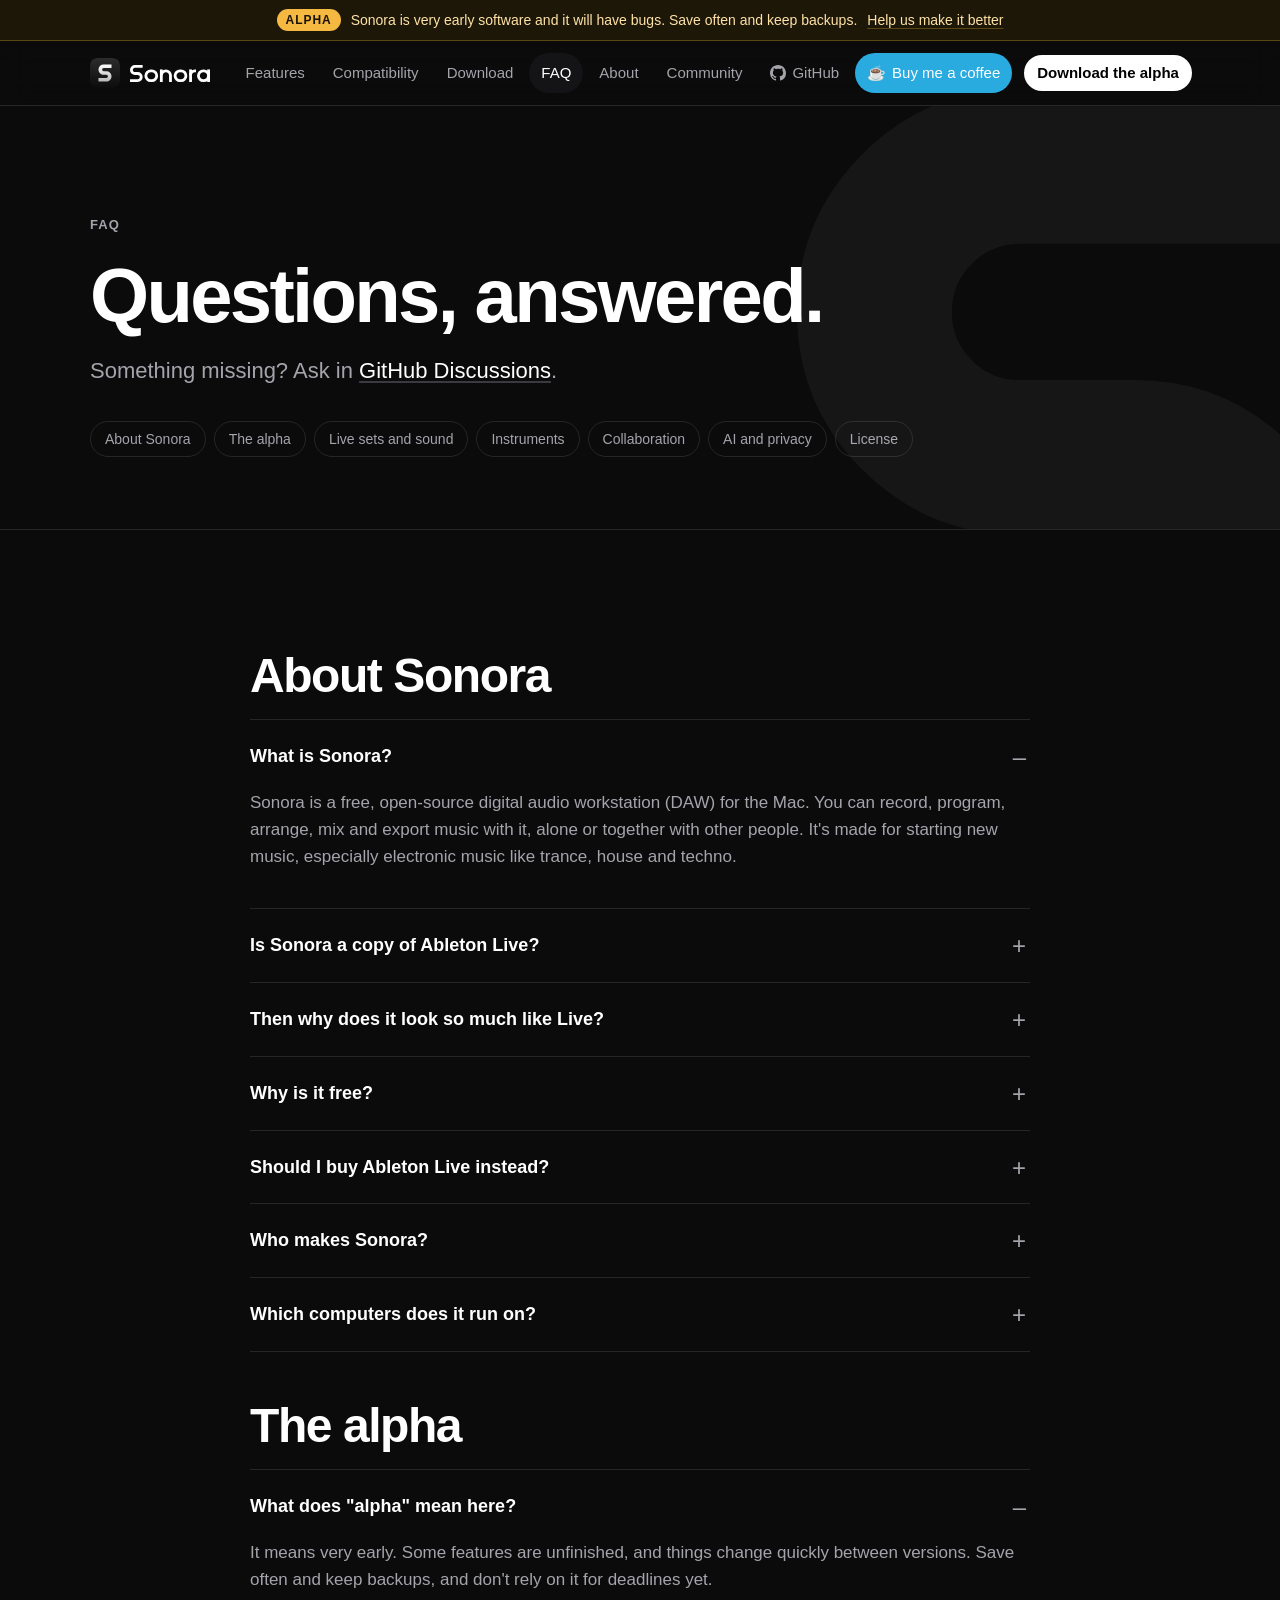
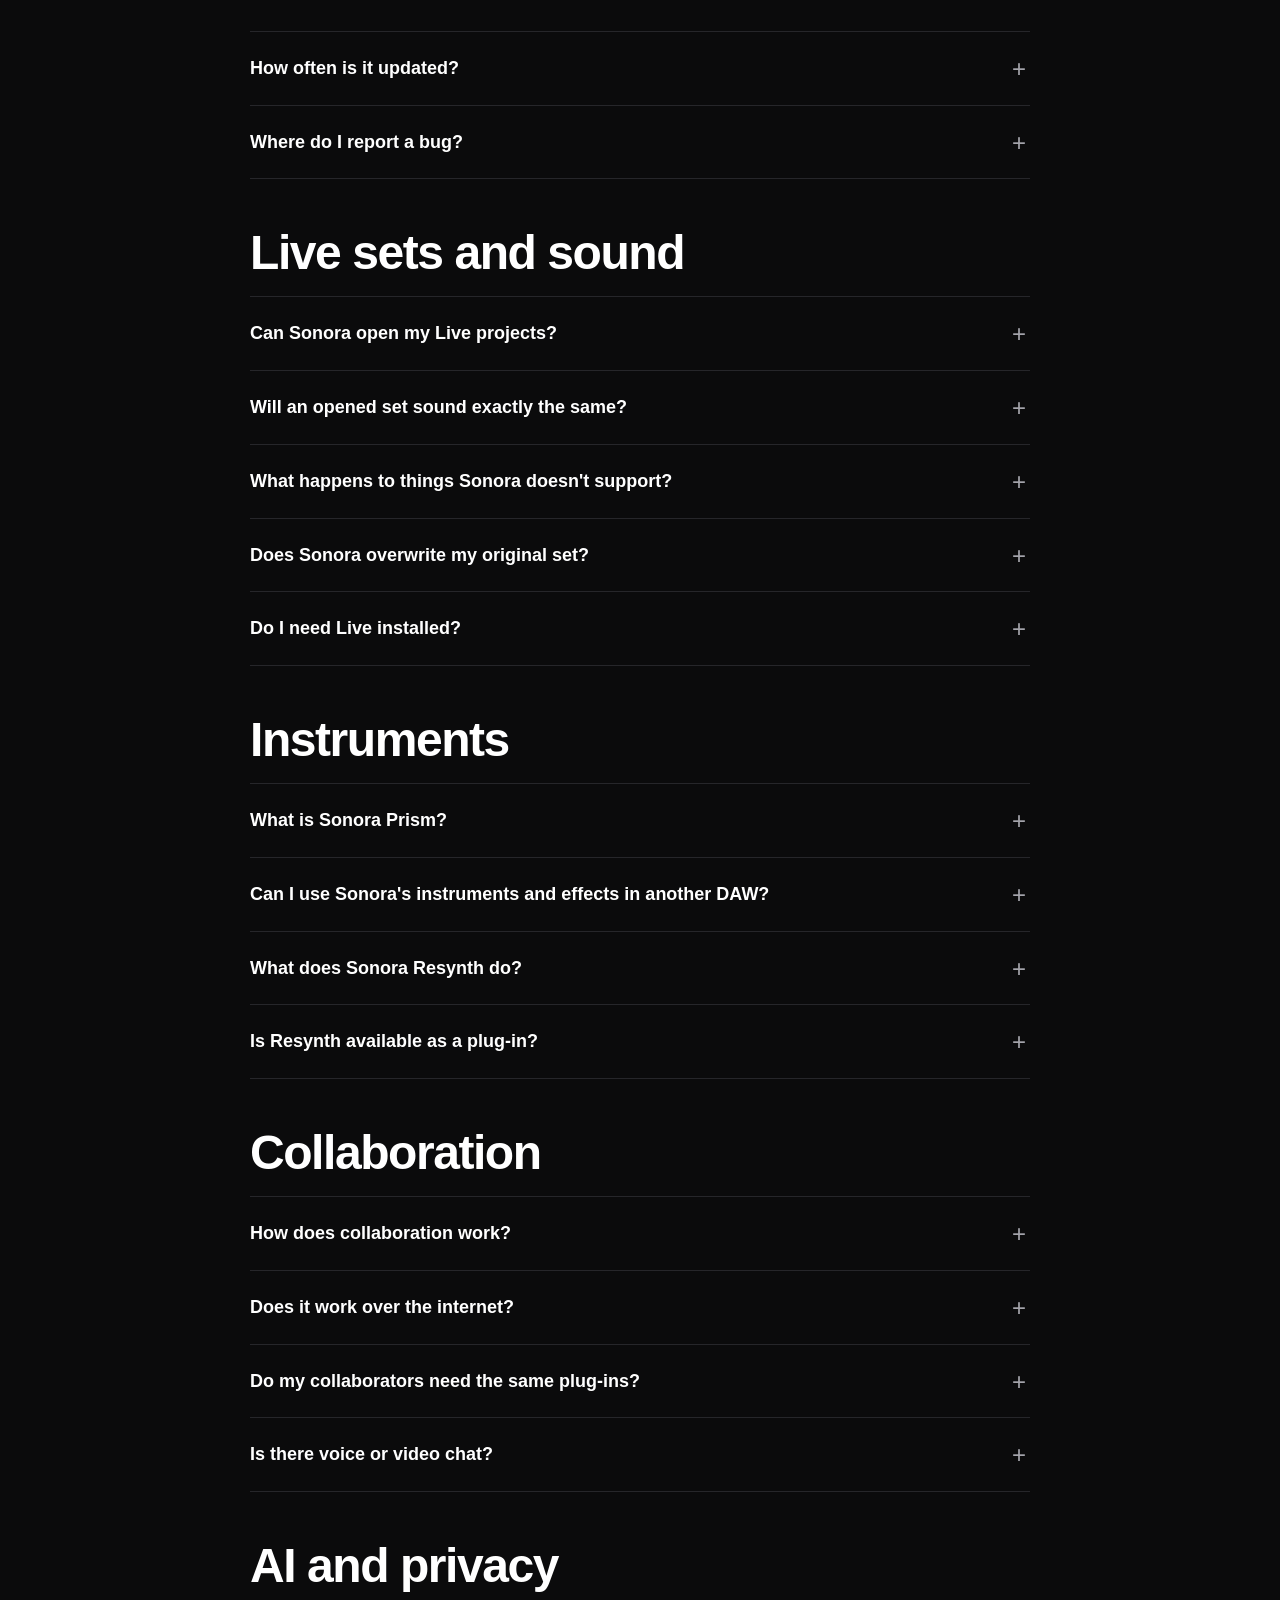
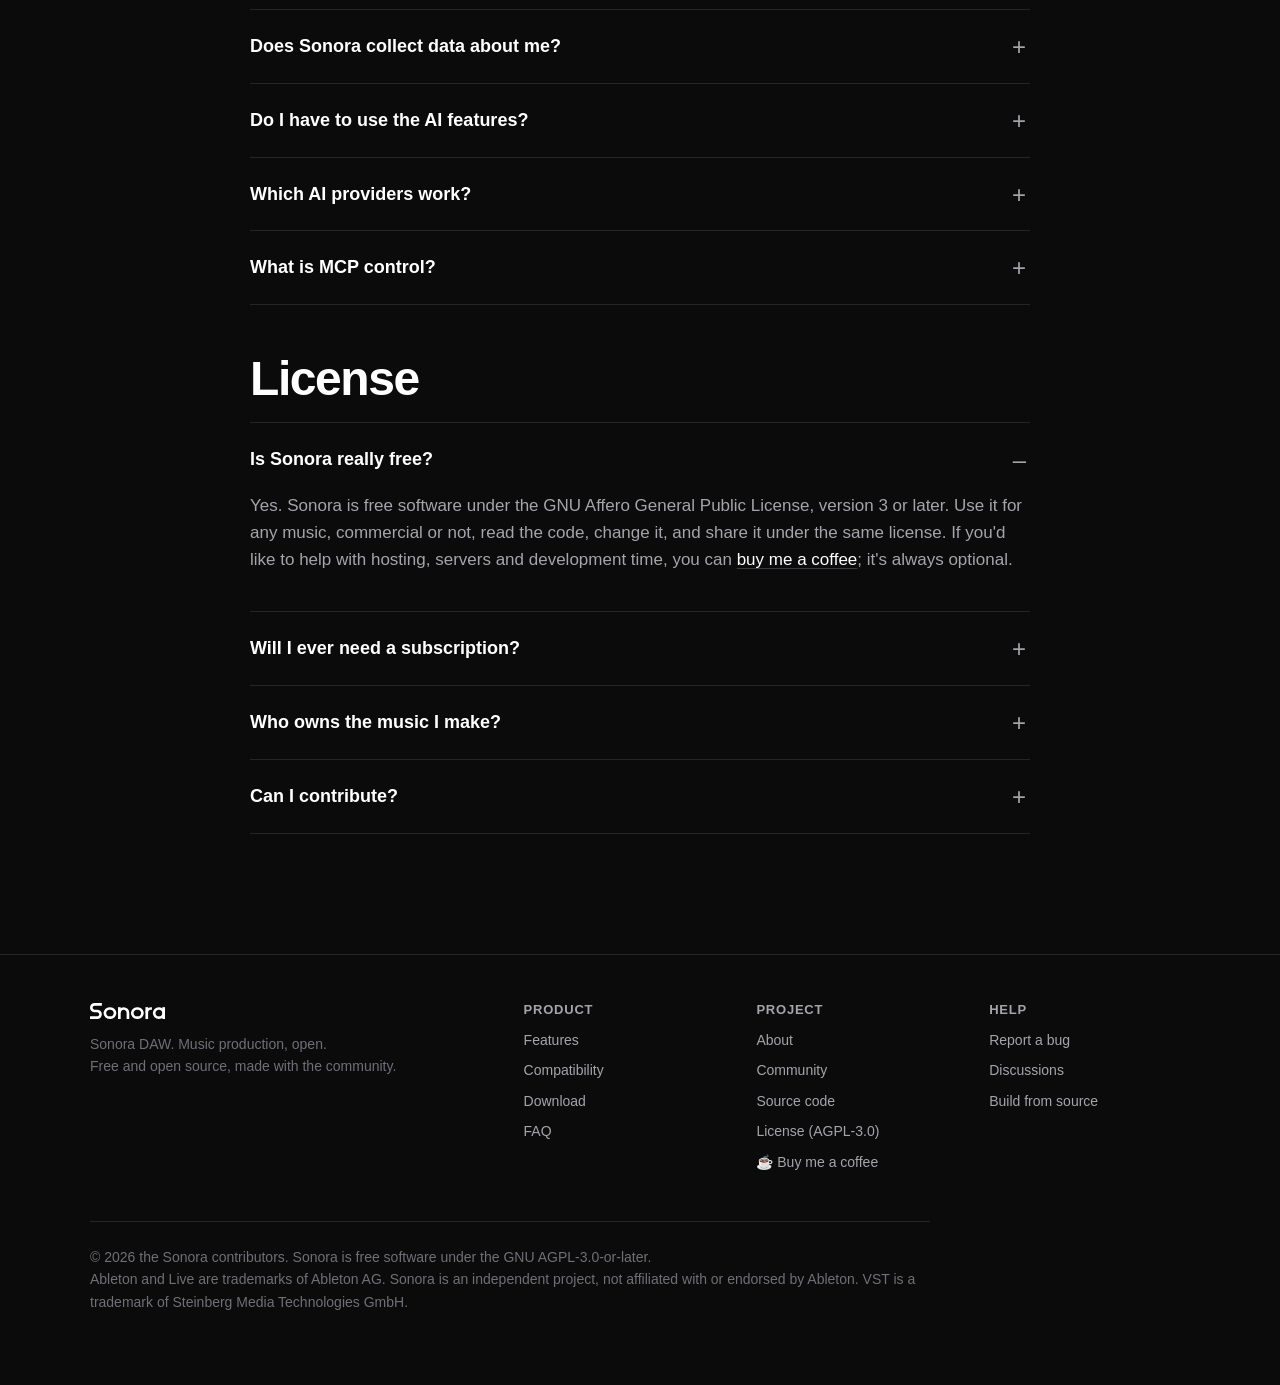
<file: faq.html>
<!doctype html>
<html lang="en">
<head>
<meta charset="utf-8">
<meta name="viewport" content="width=device-width, initial-scale=1">
<title>FAQ · Sonora DAW</title>
<meta name="description" content="Answers about Sonora: what it is, why it looks familiar, opening Live sets, the alpha, instruments, collaboration, AI and privacy, and the license.">
<link rel="canonical" href="https://sonoradaw.com/faq.html">
<meta name="theme-color" content="#0b0b0c">
<meta name="color-scheme" content="dark">
<meta property="og:type" content="website">
<meta property="og:site_name" content="Sonora DAW">
<meta property="og:url" content="https://sonoradaw.com/faq.html">
<meta property="og:title" content="FAQ · Sonora DAW">
<meta property="og:description" content="Answers about Sonora: what it is, why it looks familiar, opening Live sets, the alpha, instruments, collaboration, AI and privacy, and the license.">
<meta property="og:image" content="https://sonoradaw.com/assets/img/og.png">
<meta property="og:image:width" content="1200">
<meta property="og:image:height" content="630">
<meta property="og:image:alt" content="The Sonora wordmark with the line: Free, open-source DAW for macOS. Alpha.">
<meta name="twitter:card" content="summary_large_image">
<link rel="icon" href="assets/brand/icon.svg" type="image/svg+xml">
<link rel="apple-touch-icon" href="assets/brand/apple-touch-icon.png">
<link rel="stylesheet" href="assets/site.css">
</head>
<body>
<a class="skip" href="#main">Skip to content</a>

<div class="alpha-bar" role="note" aria-label="Release status">
  <div class="wrap">
    <span class="badge badge-alpha">Alpha</span>
    <span>Sonora is very early software and it will have bugs. Save often and keep backups.</span>
    <a href="community.html">Help us make it better</a>
  </div>
</div>

<header class="site-header">
  <div class="wrap">
    <a class="brand" href="index.html" aria-label="Sonora home">
      <img class="mark" src="assets/brand/icon.svg" alt="" width="30" height="30">
      <img class="word" src="assets/brand/wordmark-white.svg" alt="Sonora" width="80" height="17">
    </a>
    <button class="nav-toggle" aria-expanded="false" aria-controls="nav">Menu</button>
    <nav class="nav" id="nav" aria-label="Main">
      <a href="features.html">Features</a>
      <a href="compatibility.html">Compatibility</a>
      <a href="download.html">Download</a>
      <a href="faq.html" aria-current="page">FAQ</a>
      <a href="about.html">About</a>
      <a href="community.html">Community</a>
      <a class="nav-gh" href="https://github.com/lordillusions/sonora" aria-label="Sonora source code on GitHub"><svg aria-hidden="true" viewBox="0 0 16 16" width="16" height="16"><path fill="currentColor" d="M8 0C3.58 0 0 3.58 0 8c0 3.54 2.29 6.53 5.47 7.59.4.07.55-.17.55-.38 0-.19-.01-.82-.01-1.49-2.01.37-2.53-.49-2.69-.94-.09-.23-.48-.94-.82-1.13-.28-.15-.68-.52-.01-.53.63-.01 1.08.58 1.23.82.72 1.21 1.87.87 2.33.66.07-.52.28-.87.51-1.07-1.78-.2-3.64-.89-3.64-3.95 0-.87.31-1.59.82-2.15-.08-.2-.36-1.02.08-2.12 0 0 .67-.21 2.2.82.64-.18 1.32-.27 2-.27.68 0 1.36.09 2 .27 1.53-1.04 2.2-.82 2.2-.82.44 1.1.16 1.92.08 2.12.51.56.82 1.27.82 2.15 0 3.07-1.87 3.75-3.65 3.95.29.25.54.73.54 1.48 0 1.07-.01 1.93-.01 2.2 0 .21.15.46.55.38A8.013 8.013 0 0016 8c0-4.42-3.58-8-8-8z"/></svg><span>GitHub</span></a>
      <a class="nav-coffee" href="https://ko-fi.com/lordillusions" target="_blank" rel="noopener" aria-label="Buy me a coffee on Ko-fi"><span aria-hidden="true">☕</span><span class="nav-coffee-label">Buy me a coffee</span></a>
      <a class="btn btn-primary btn-small" href="download.html">Download the alpha</a>
    </nav>
  </div>
</header>

<main id="main">

<section class="hero page-hero">
  <div class="wrap">
    <span class="eyebrow">FAQ</span>
    <h1>Questions, answered.</h1>
    <p class="lede">Something missing? Ask in <a href="https://github.com/lordillusions/sonora/discussions">GitHub Discussions</a>.</p>
    <div class="toc" aria-label="On this page">
      <a href="#about">About Sonora</a><a href="#alpha">The alpha</a><a href="#sets">Live sets and sound</a><a href="#instruments">Instruments</a><a href="#collab">Collaboration</a><a href="#privacy">AI and privacy</a><a href="#license">License</a>
    </div>
  </div>
</section>

<section>
  <div class="wrap narrow">

    <div class="faq-group" id="about">
      <h2>About Sonora</h2>
      <details open><summary>What is Sonora?</summary><div><p>Sonora is a free, open-source digital audio workstation (DAW) for the Mac. You can record, program, arrange, mix and export music with it, alone or together with other people. It's made for starting new music, especially electronic music like trance, house and techno.</p></div></details>
      <details><summary>Is Sonora a copy of Ableton Live?</summary><div><p>No. Sonora is a completely new program, written from scratch, with its own audio engine, devices and interface. It contains no Ableton code, presets, samples or fonts. It is not made by Ableton, and it isn't affiliated with or endorsed by Ableton.</p></div></details>
      <details><summary>Then why does it look so much like Live?</summary><div><p>On purpose. Many producers learned on Live's Session and Arrangement workflow. Following the same layout, shortcuts and colors means you can start working in Sonora right away, without learning a new program.</p></div></details>
      <details><summary>Why is it free?</summary><div><p>Because everyone should be able to make music, whatever they can afford. Sonora is open source, so it can be built, fixed and improved by the people who use it.</p></div></details>
      <details><summary>Should I buy Ableton Live instead?</summary><div><p>If you're a professional, or you have the money, yes: <a href="https://www.ableton.com/">Ableton Live</a> is amazing software, and you'll get support with it. If not, give Sonora a try.</p></div></details>
      <details><summary>Who makes Sonora?</summary><div><p>Sonora was started by a long-time enterprise architect who makes music as a hobby, and it's built in the open with everyone who wants to help. Read more on the <a href="about.html">About</a> page.</p></div></details>
      <details><summary>Which computers does it run on?</summary><div><p>Macs with Apple silicon on macOS 13 or later. There are early alpha builds for Windows x64 and Linux x64 too, but they're even less tested. Intel Macs aren't supported. See <a href="compatibility.html#platforms">platforms</a>.</p></div></details>
    </div>

    <div class="faq-group" id="alpha">
      <h2>The alpha</h2>
      <details open><summary>What does "alpha" mean here?</summary><div><p>It means very early. Some features are unfinished, and things change quickly between versions. Save often and keep backups, and don't rely on it for deadlines yet.</p></div></details>
      <details><summary>How often is it updated?</summary><div><p>Often. On the Mac, Sonora updates itself with small delta updates that download only what changed, and it never restarts while you're playing or recording. See <a href="download.html#updates">updates</a>.</p></div></details>
      <details><summary>Where do I report a bug?</summary><div><p>On <a href="https://github.com/lordillusions/sonora/issues">GitHub Issues</a>. The <a href="community.html#bugs">Community page</a> explains what to include so we can fix it quickly.</p></div></details>
    </div>

    <div class="faq-group" id="sets">
      <h2>Live sets and sound</h2>
      <details><summary>Can Sonora open my Live projects?</summary><div><p>It can open sets saved by Live&nbsp;12, edit them and save them back. But that isn't what we recommend Sonora for: it's made for new music. A set may sound different or be missing devices. See <a href="compatibility.html#sets">Opening Live sets</a>.</p></div></details>
      <details><summary>Will an opened set sound exactly the same?</summary><div><p>Not always. Your plug-ins are the same plug-ins with the same saved state, but Sonora's native devices are original implementations and may sound different. Some devices aren't supported at all. The <a href="compatibility.html#devices">device status table</a> shows where each one stands.</p></div></details>
      <details><summary>What happens to things Sonora doesn't support?</summary><div><p>The set still opens. Unsupported parts are skipped and listed in the load report. They stay in the file when you save, so nothing is thrown away.</p></div></details>
      <details><summary>Does Sonora overwrite my original set?</summary><div><p>Only when you choose Save, and Sonora keeps a backup copy of the previous version. Use Save As to keep the original untouched.</p></div></details>
      <details><summary>Do I need Live installed?</summary><div><p>No. Sonora doesn't use any part of Live.</p></div></details>
    </div>

    <div class="faq-group" id="instruments">
      <h2>Instruments</h2>
      <details><summary>What is Sonora Prism?</summary><div><p>Sonora's own wavetable synth: three wavetable oscillators, sub and noise, two filters, four envelopes, ten LFOs, a 64-slot modulation matrix with drag-to-modulate, macros, an arpeggiator and an effects rack. It saves its own <code>.prism</code> presets, and it's free.</p></div></details>
      <details><summary>Can I use Sonora's instruments and effects in another DAW?</summary><div><p>Yes, on Apple silicon Macs: Sonora Prism (wavetable synth), Sonora Curve LFO (drawn modulation), Sonora Hush (resonance suppressor), Sonora Kickstract (pulls the clean kick out of a drum loop) Sonora Stutter (vocal stutters and retriggers) Sonora Phase Align (keeps the bass in phase with the kick), Sonora Sweep (risers and downlifters), Sonora Correlation (stereo correlation meter, and kick against bass phase), Sonora Phrase (melody generator: arps, chord stabs, pads and bass lines over your chords) and Sonora Seraph (choir instrument) are free VST3 plug-ins. Install them from the <a href="download.html#plugins">download page</a>, then rescan plug-ins in your DAW. They're alpha too, so please report problems.</p></div></details>
      <details><summary>What does Sonora Resynth do?</summary><div><p>It listens to a recorded bass line or melody, creates editable MIDI from it, and builds an instrument that resynthesizes the sound from harmonics and modeled noise. You can then play new notes and reshape the sound like a synth. It works best on dry parts with one note at a time. Everything runs on your Mac.</p></div></details>
      <details><summary>Is Resynth available as a plug-in?</summary><div><p>Not yet. Sonora Resynth works inside Sonora only for now.</p></div></details>
    </div>

    <div class="faq-group" id="collab">
      <h2>Collaboration</h2>
      <details><summary>How does collaboration work?</summary><div><p>The host shares a session and sends an invite link, or guests on the same network find it and ask to join. Everyone edits the same project at the same time and sees each other's cursors. Samples are sent to guests automatically.</p></div></details>
      <details><summary>Does it work over the internet?</summary><div><p>Yes, through a relay server that helps the computers connect. The relay is open source and you can run your own. A public relay isn't online yet, so for now internet sessions need a relay you host. On a local network no relay is needed.</p></div></details>
      <details><summary>Do my collaborators need the same plug-ins?</summary><div><p>Yes. Each person's Sonora runs the plug-ins on their own Mac. If someone is missing a plug-in, its settings are kept so nothing is lost.</p></div></details>
      <details><summary>Is there voice or video chat?</summary><div><p>Not yet. Voice is planned. Use your favorite call app alongside Sonora for now.</p></div></details>
    </div>

    <div class="faq-group" id="privacy">
      <h2>AI and privacy</h2>
      <details><summary>Does Sonora collect data about me?</summary><div><p>No. There's no telemetry, no analytics and no account. Sonora goes online only for the update check (which you can turn off), an AI provider you set up yourself, and collaboration sessions you start or join.</p></div></details>
      <details><summary>Do I have to use the AI features?</summary><div><p>No. The built-in assistant stays off until you configure a provider and a key. Outside agents can't reach a project until you tick "Allow MCP access to this project".</p></div></details>
      <details><summary>Which AI providers work?</summary><div><p>OpenAI, Anthropic, Gemini, DeepSeek, GLM, OpenRouter, or any endpoint with a compatible API. You pay your provider directly, and your key is stored in the macOS Keychain. Your prompts and the project data the assistant looks at are sent to the provider you choose. No audio is uploaded.</p></div></details>
      <details><summary>What is MCP control?</summary><div><p>MCP is an open protocol that lets AI agents use tools. Sonora's MCP bridge lets an agent such as Claude or Codex, running on your own Mac, work on the project you allowed: create tracks, write MIDI and automation, add devices and change parameters, mix, play, save and export. Every change is checked, edits can be undone, and access ends when you switch projects or quit. Setting it up is a developer task for now.</p></div></details>
    </div>

    <div class="faq-group" id="license">
      <h2>License</h2>
      <details open><summary>Is Sonora really free?</summary><div><p>Yes. Sonora is free software under the GNU Affero General Public License, version 3 or later. Use it for any music, commercial or not, read the code, change it, and share it under the same license. If you'd like to help with hosting, servers and development time, you can <a href="about.html#support">buy me a coffee</a>; it's always optional.</p></div></details>
      <details><summary>Will I ever need a subscription?</summary><div><p>Making, opening, saving, exporting and updating music in Sonora will never need an account or a subscription.</p></div></details>
      <details><summary>Who owns the music I make?</summary><div><p>You do. The license covers Sonora's code, not what you create with it.</p></div></details>
      <details><summary>Can I contribute?</summary><div><p>Please do. See the <a href="community.html">Community page</a>.</p></div></details>
    </div>

  </div>
</section>

</main>

<footer class="site-footer">
  <div class="wrap">
    <div class="footer-grid">
      <div class="footer-brand">
        <img src="assets/brand/wordmark-white.svg" alt="Sonora" width="75" height="16">
        <p>Sonora DAW. Music production, open.<br>Free and open source, made with the community.</p>
      </div>
      <div>
        <h2 class="footer-h">Product</h2>
        <ul><li><a href="features.html">Features</a></li><li><a href="compatibility.html">Compatibility</a></li><li><a href="download.html">Download</a></li><li><a href="faq.html">FAQ</a></li></ul>
      </div>
      <div>
        <h2 class="footer-h">Project</h2>
        <ul><li><a href="about.html">About</a></li><li><a href="community.html">Community</a></li><li><a href="https://github.com/lordillusions/sonora">Source code</a></li><li><a href="https://github.com/lordillusions/sonora/blob/main/LICENSE">License (AGPL-3.0)</a></li><li><a href="https://ko-fi.com/lordillusions" target="_blank" rel="noopener">☕ Buy me a coffee</a></li></ul>
      </div>
      <div>
        <h2 class="footer-h">Help</h2>
        <ul><li><a href="https://github.com/lordillusions/sonora/issues">Report a bug</a></li><li><a href="https://github.com/lordillusions/sonora/discussions">Discussions</a></li><li><a href="download.html#build">Build from source</a></li></ul>
      </div>
    </div>
    <p class="legal">&copy; <span id="year">2026</span> the Sonora contributors. Sonora is free software under the GNU AGPL-3.0-or-later.<br>
    Ableton and Live are trademarks of Ableton AG. Sonora is an independent project, not affiliated with or endorsed by Ableton. VST is a trademark of Steinberg Media Technologies GmbH.</p>
  </div>
</footer>

<script src="assets/site.js" defer></script>
</body>
</html>
</file>
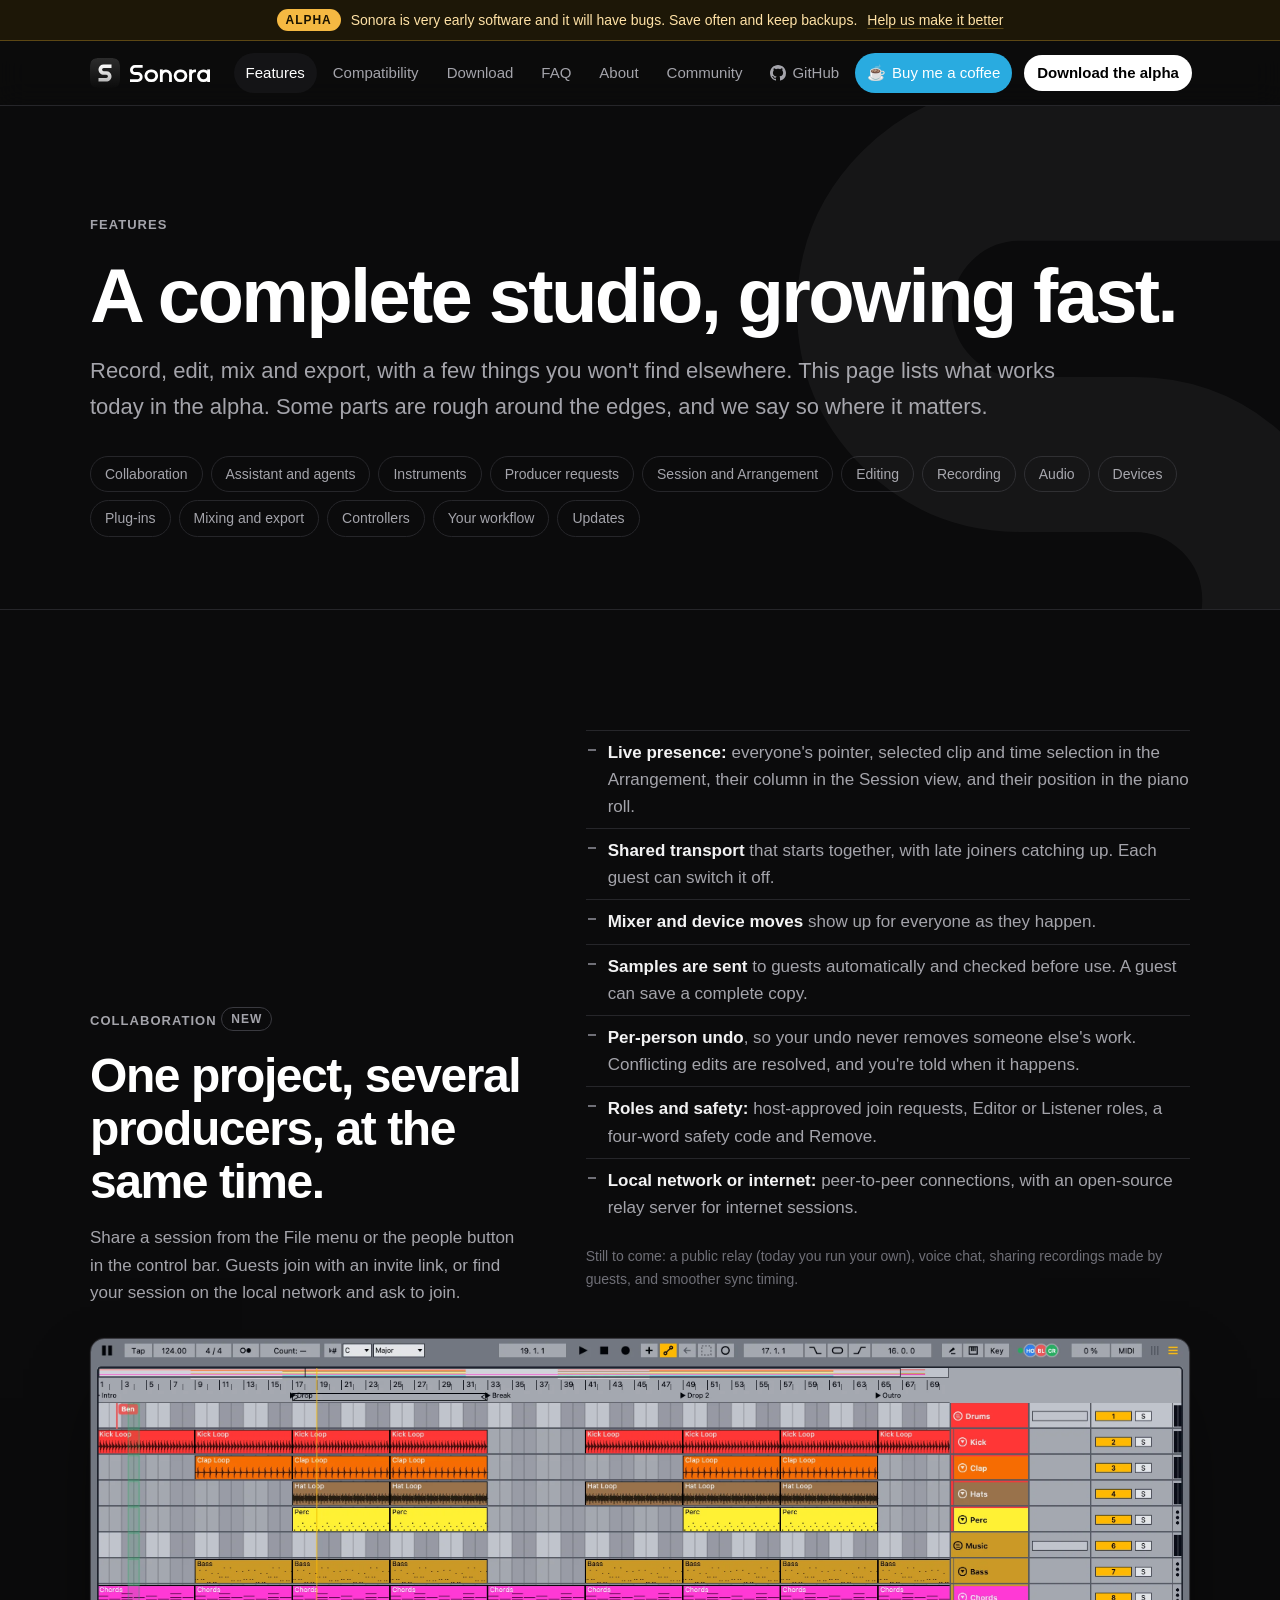
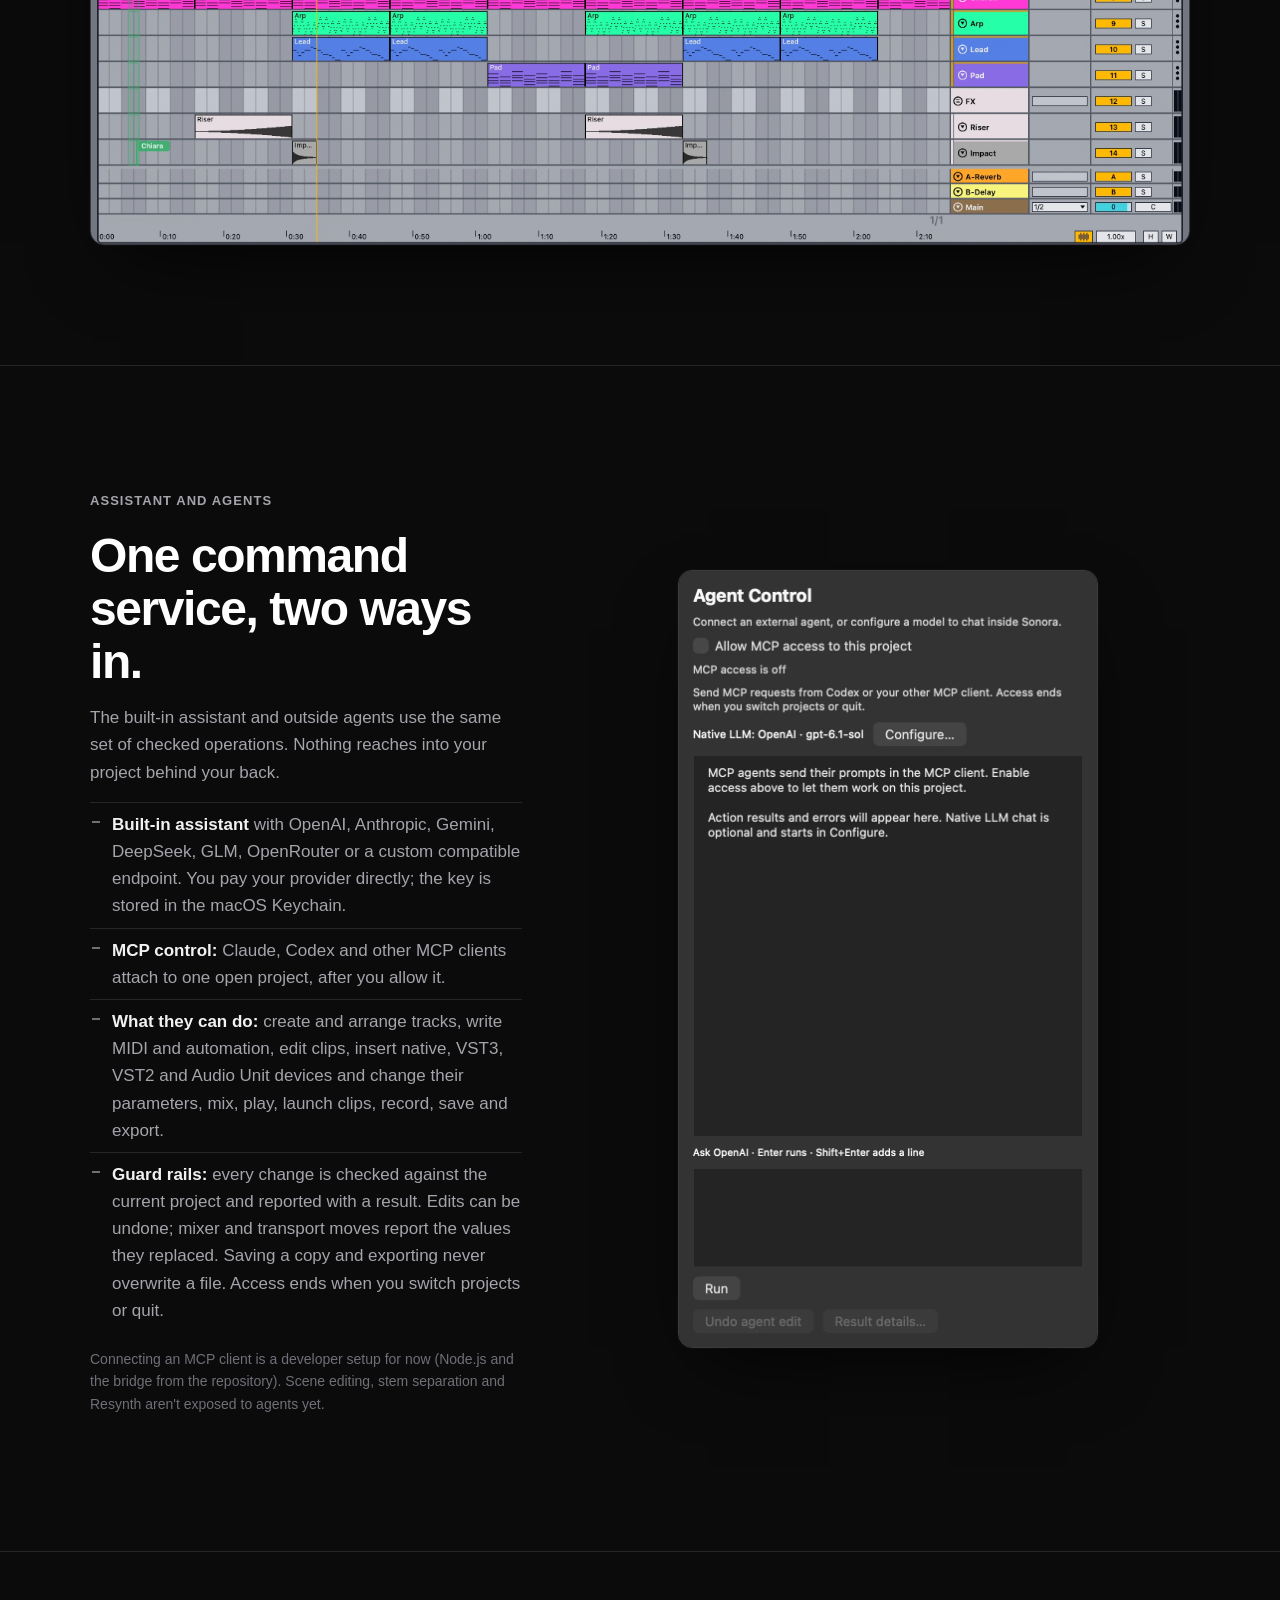
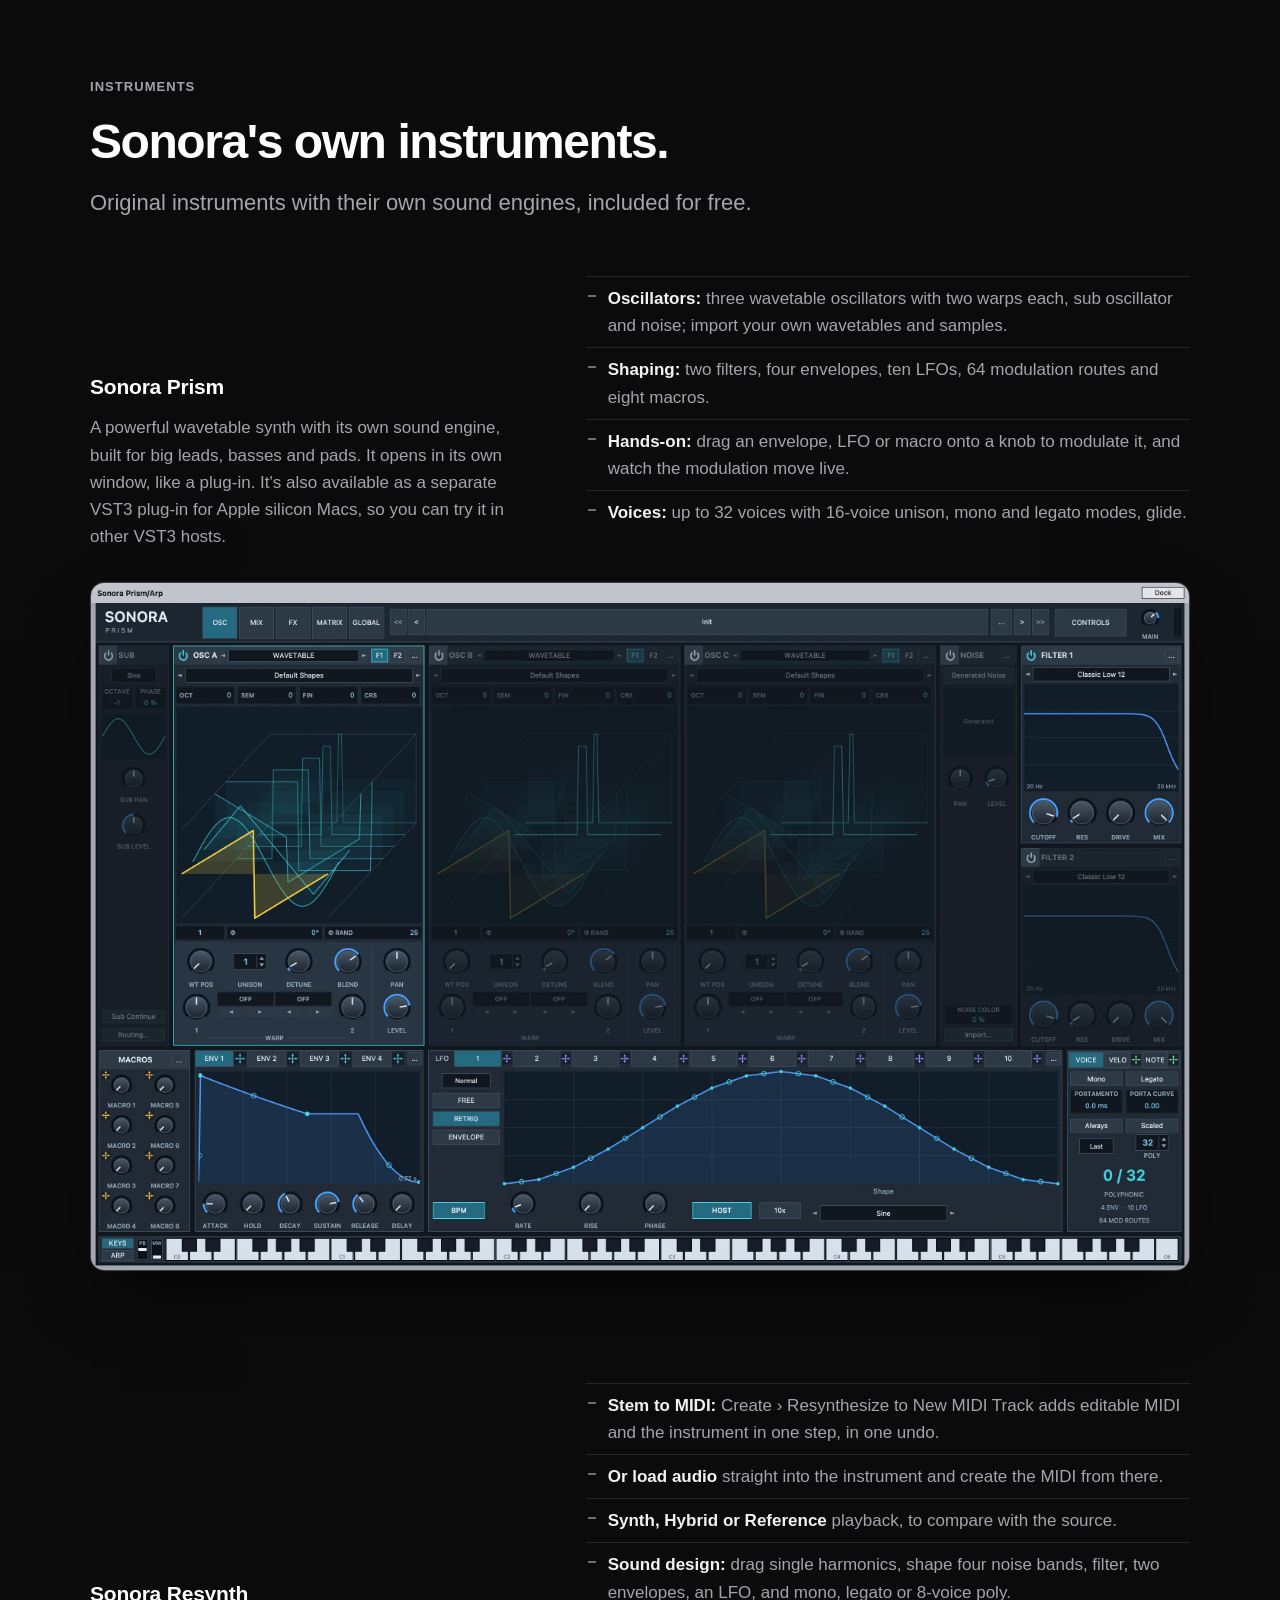
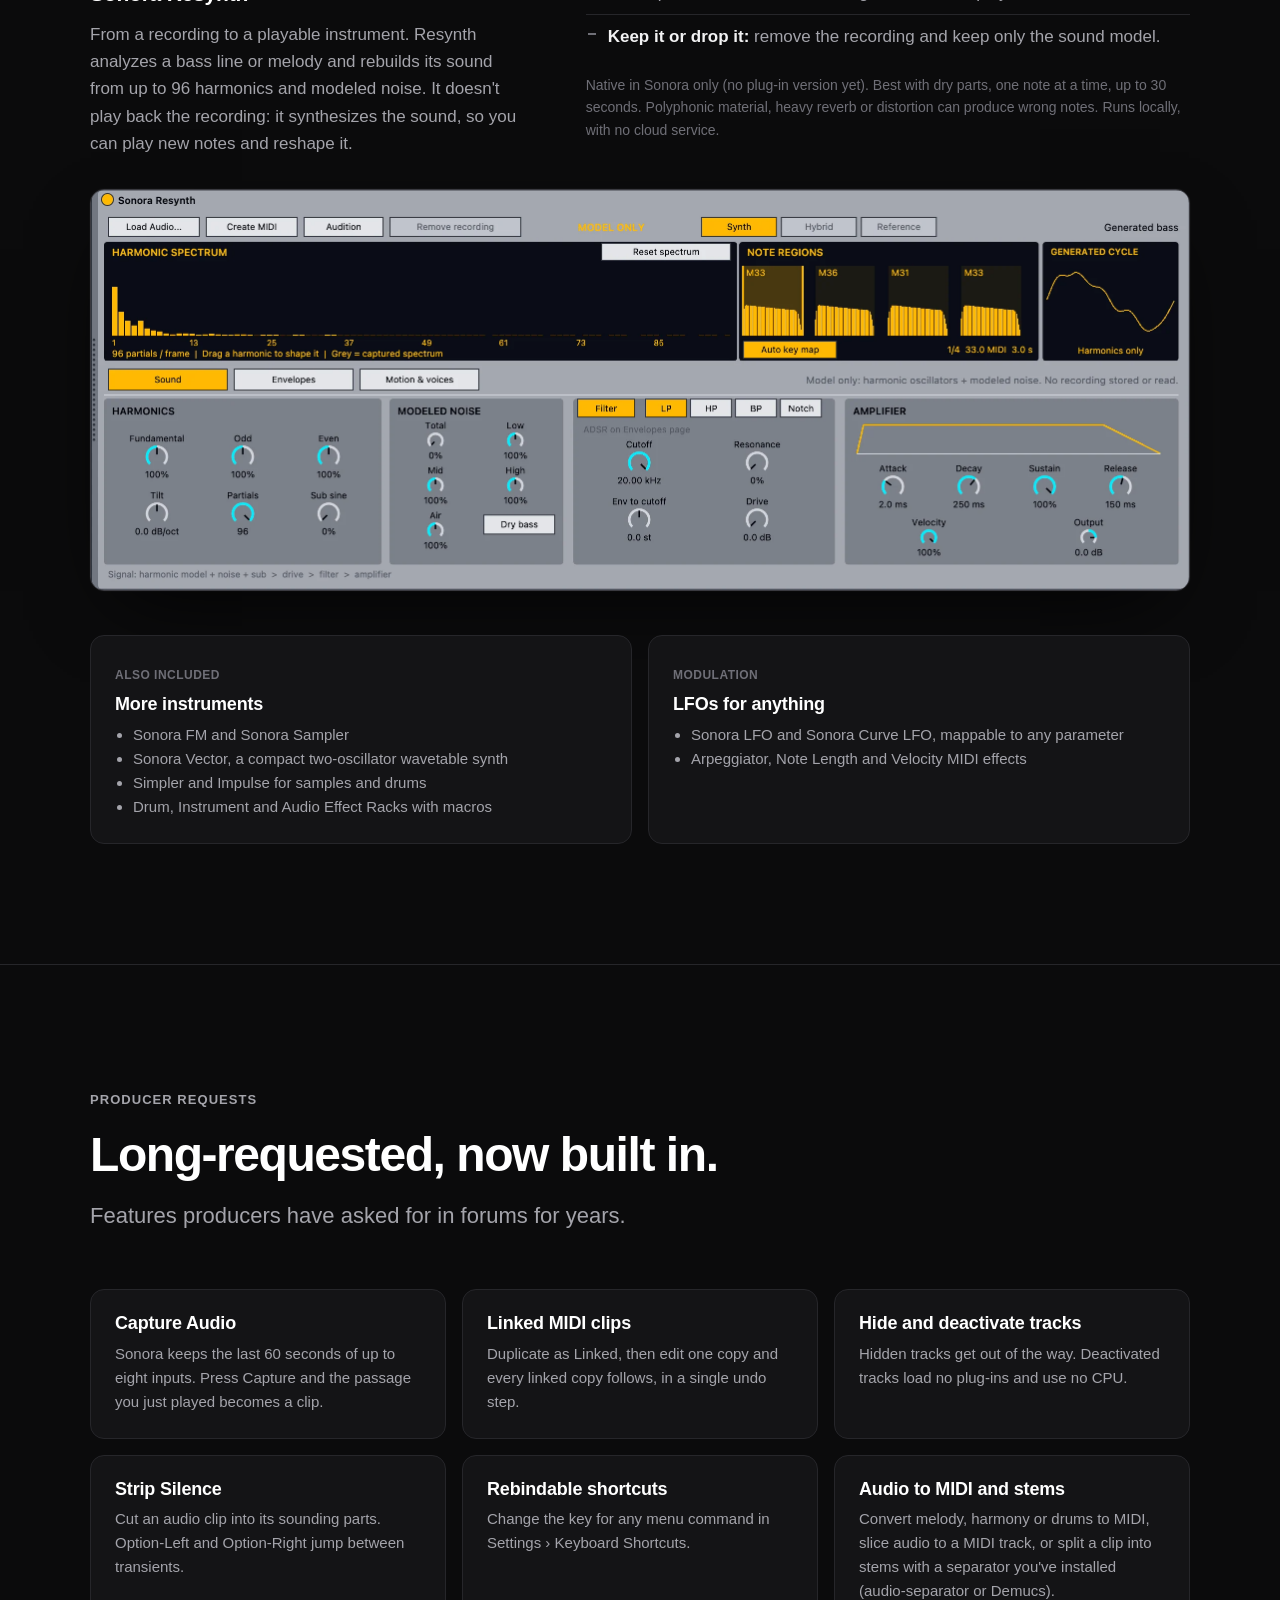
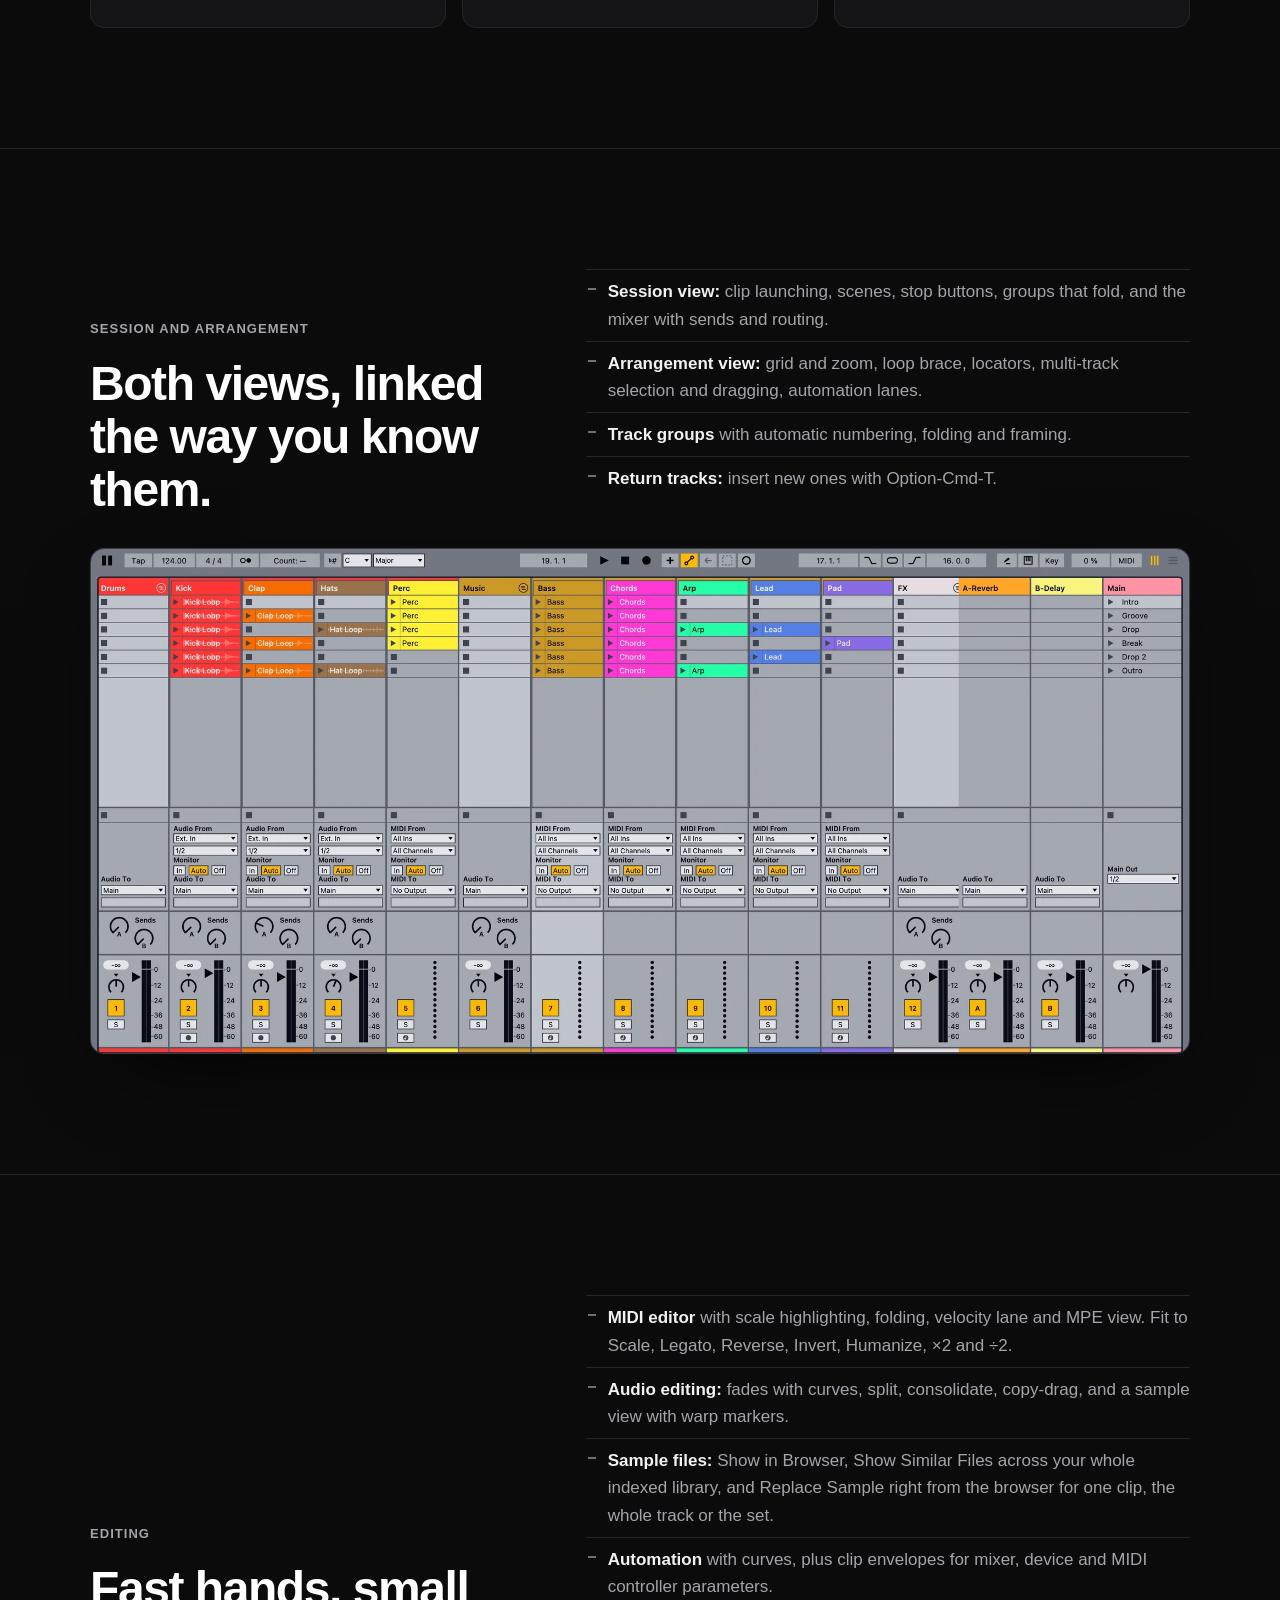
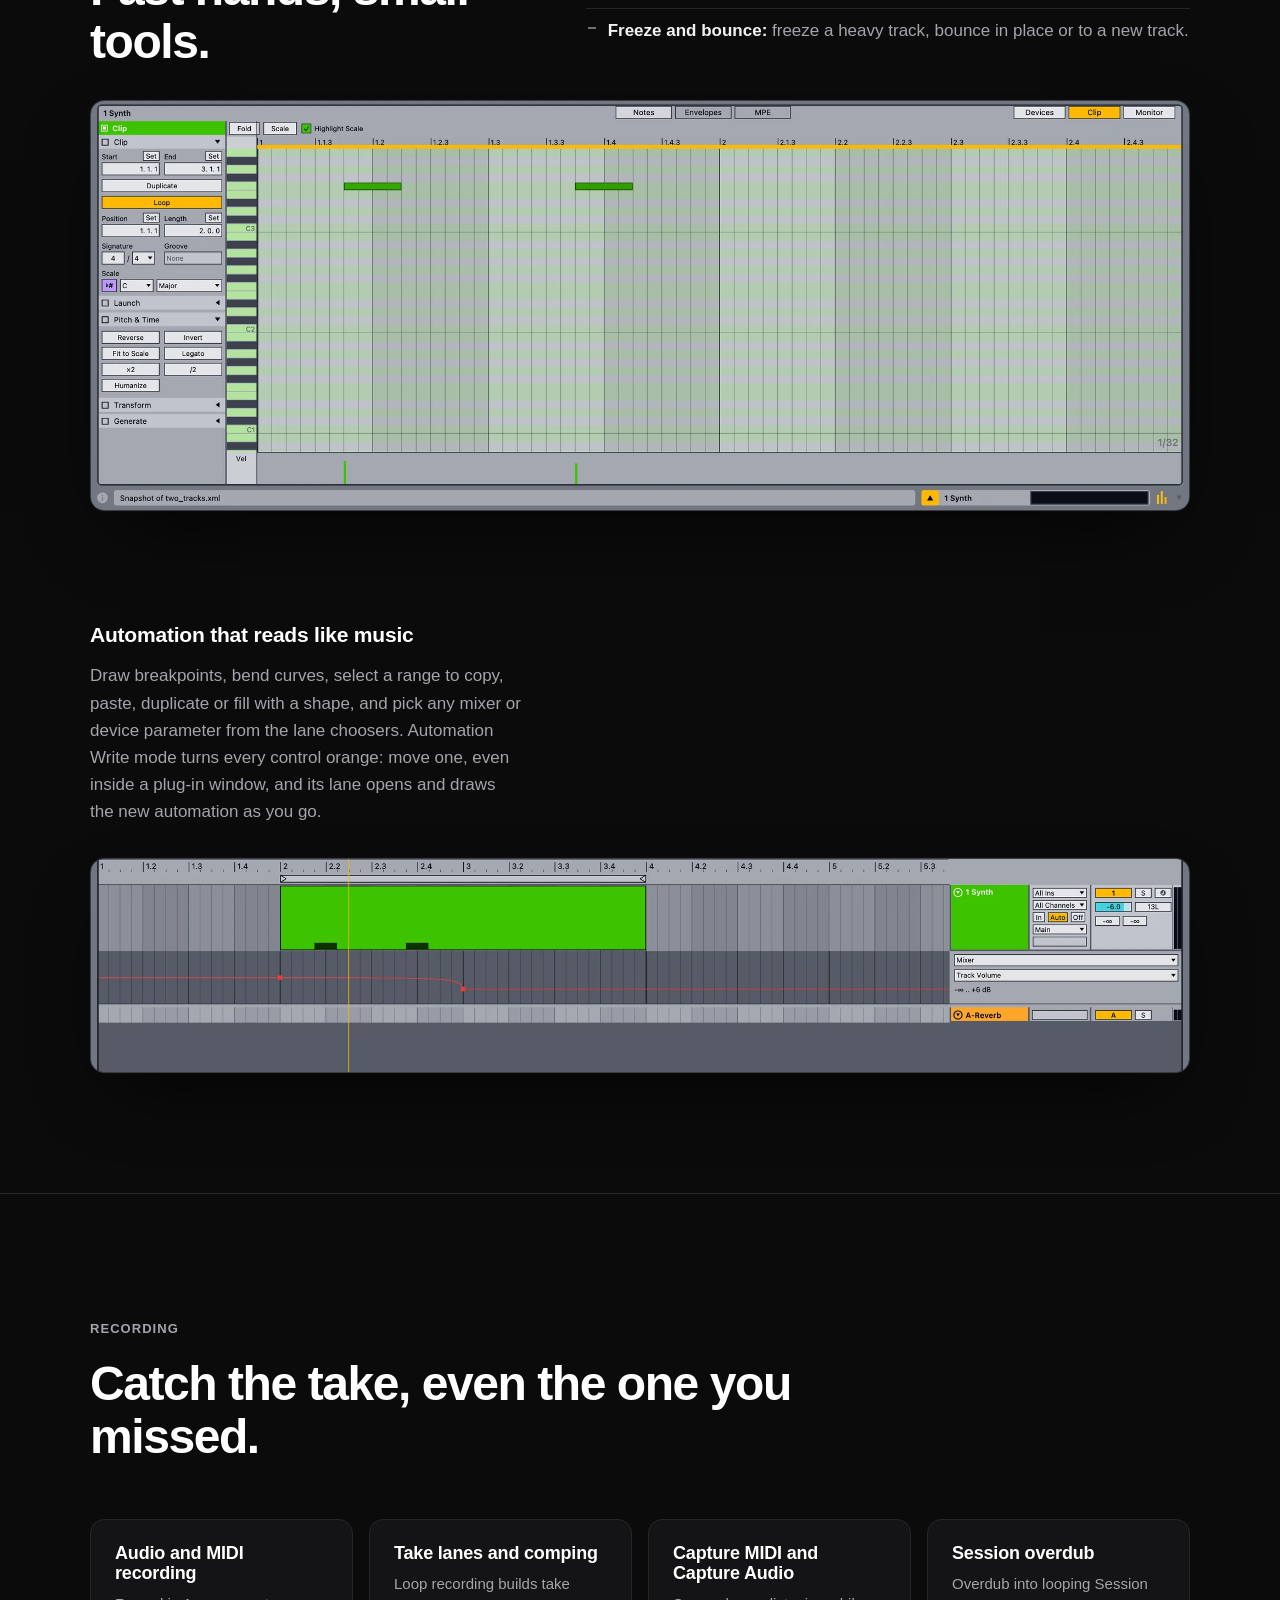
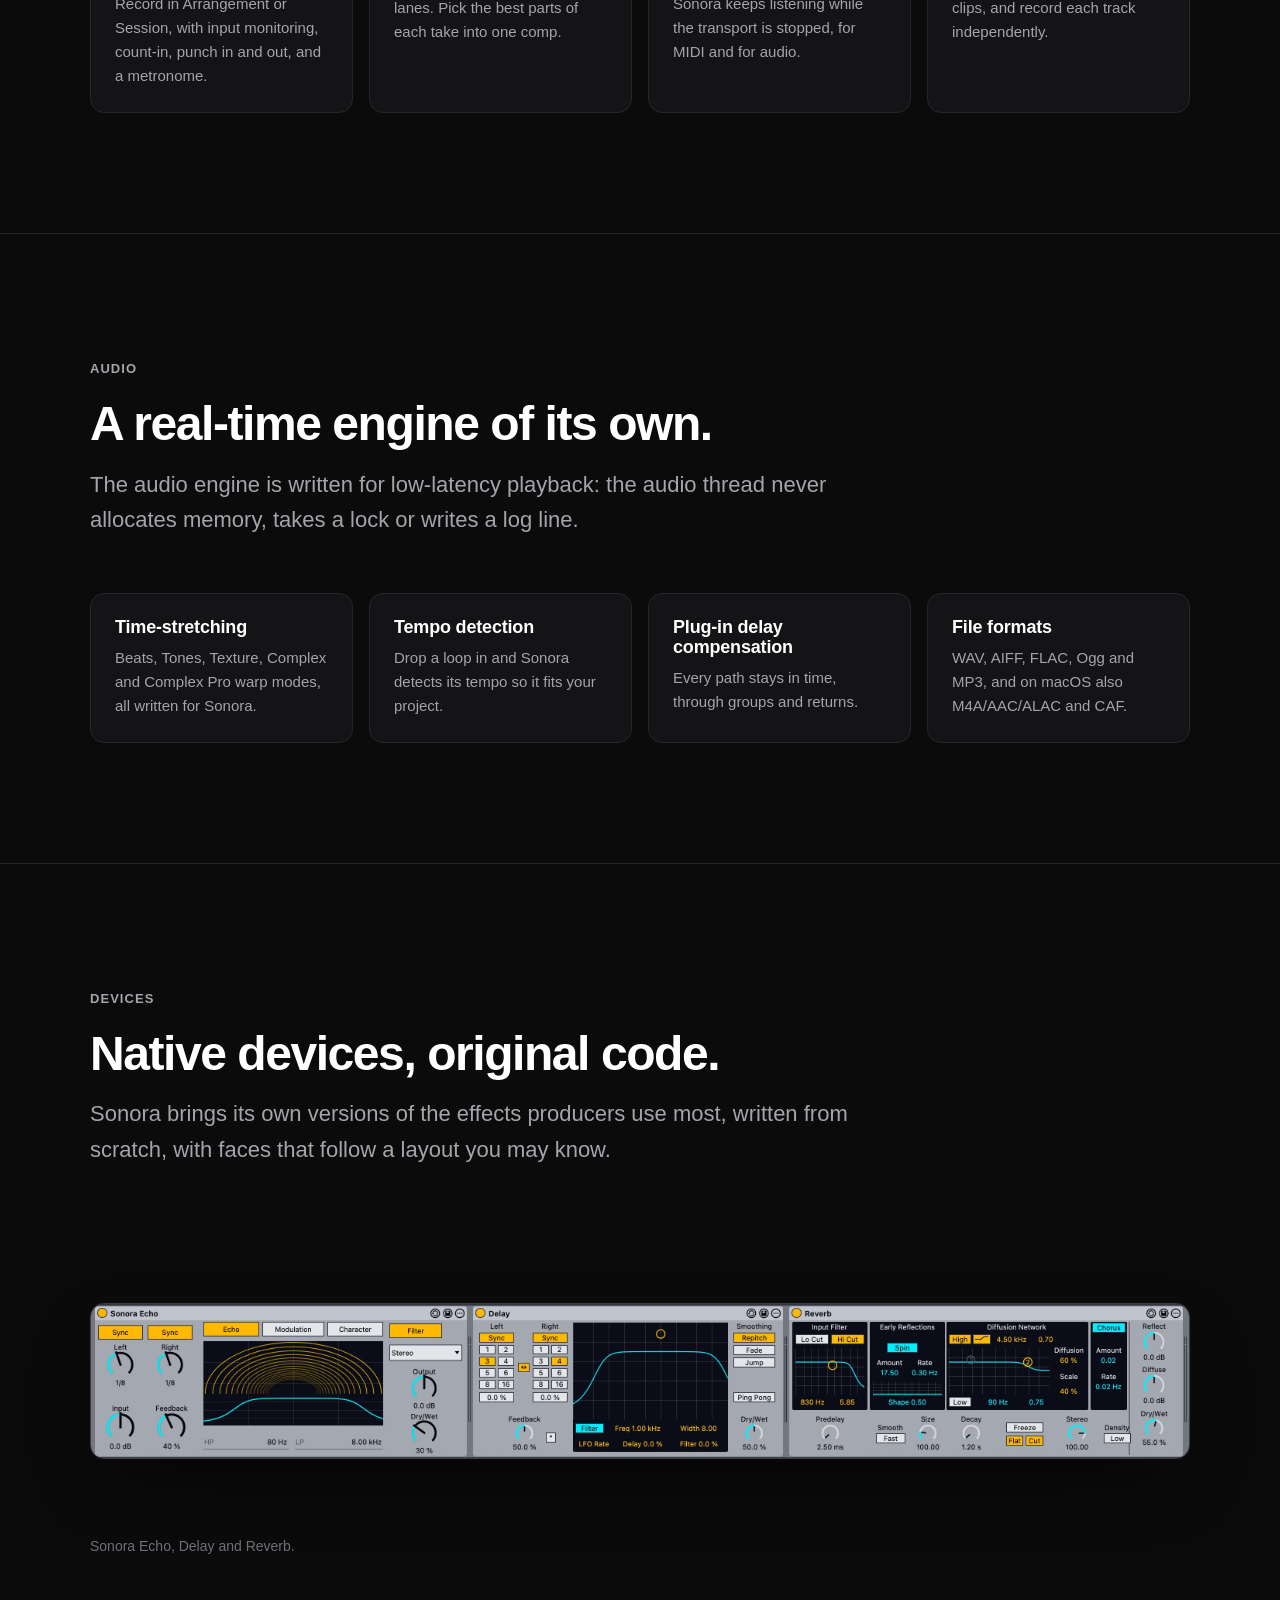
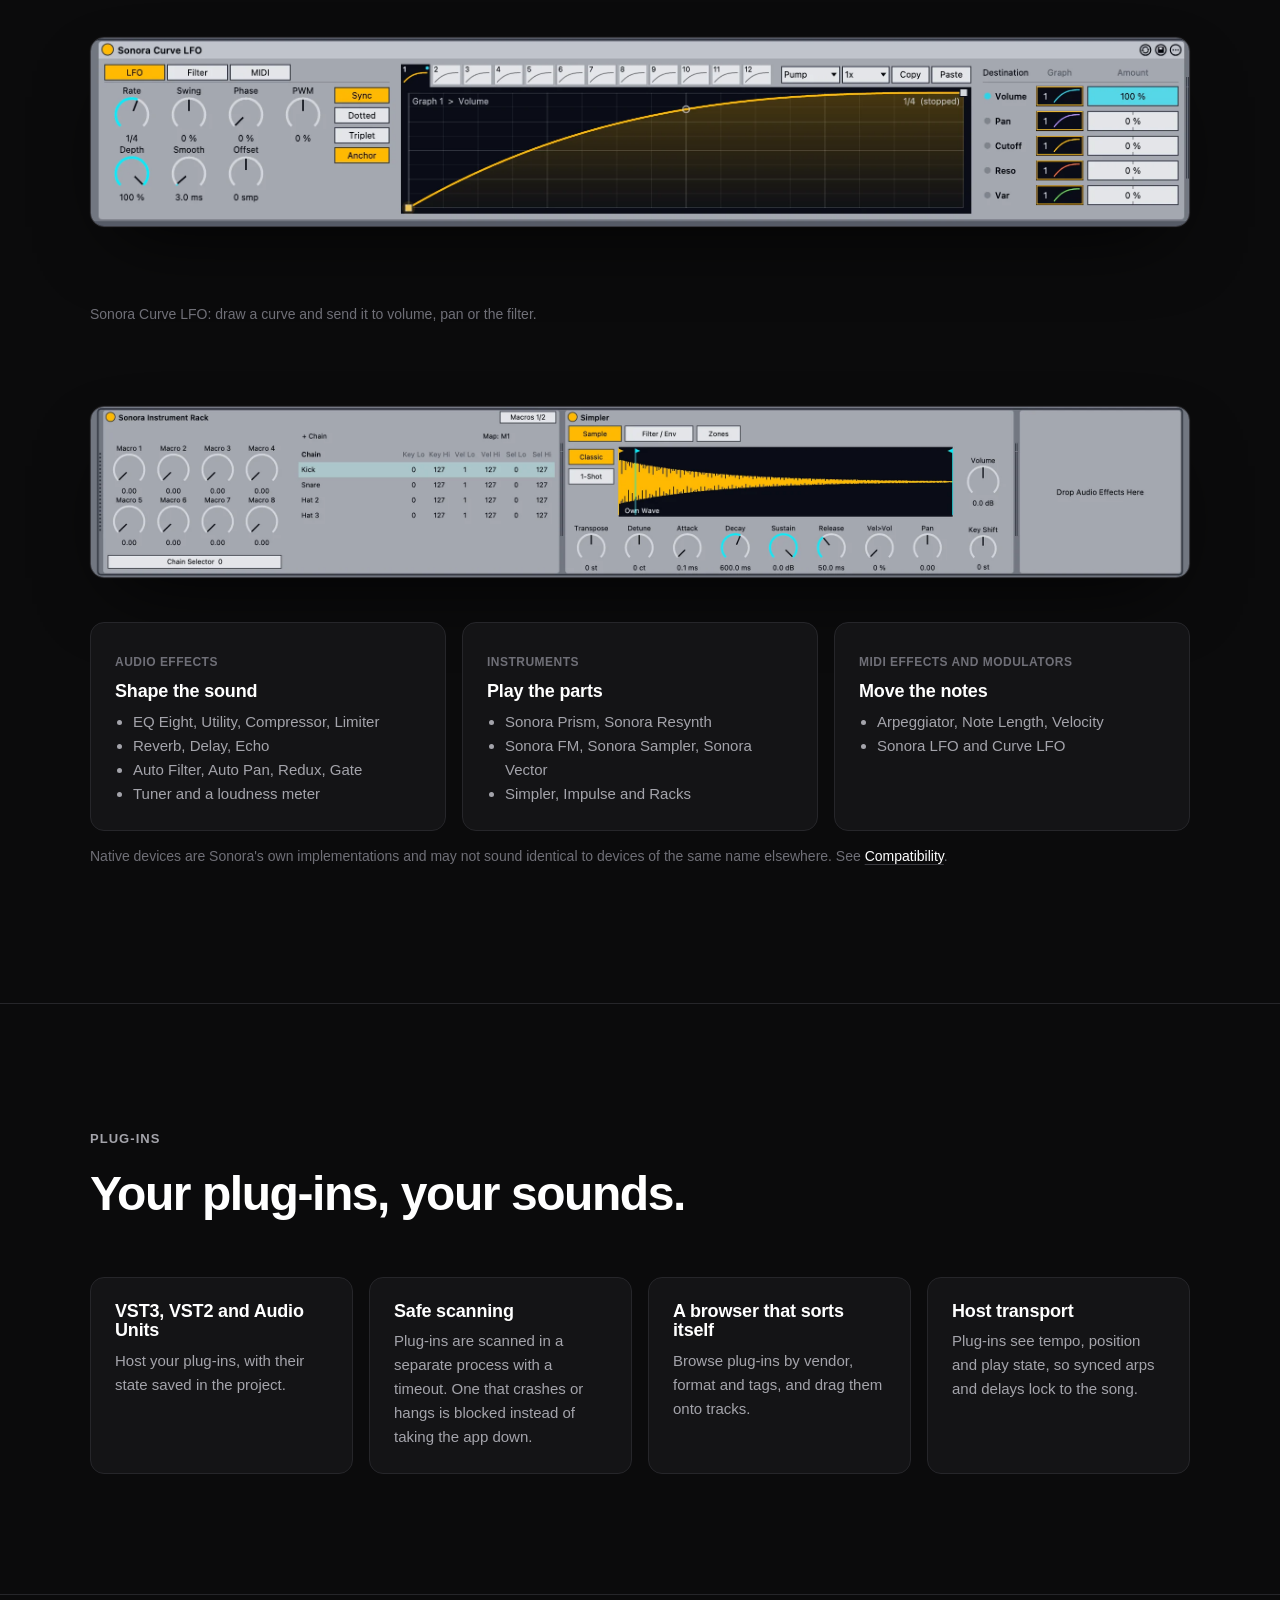
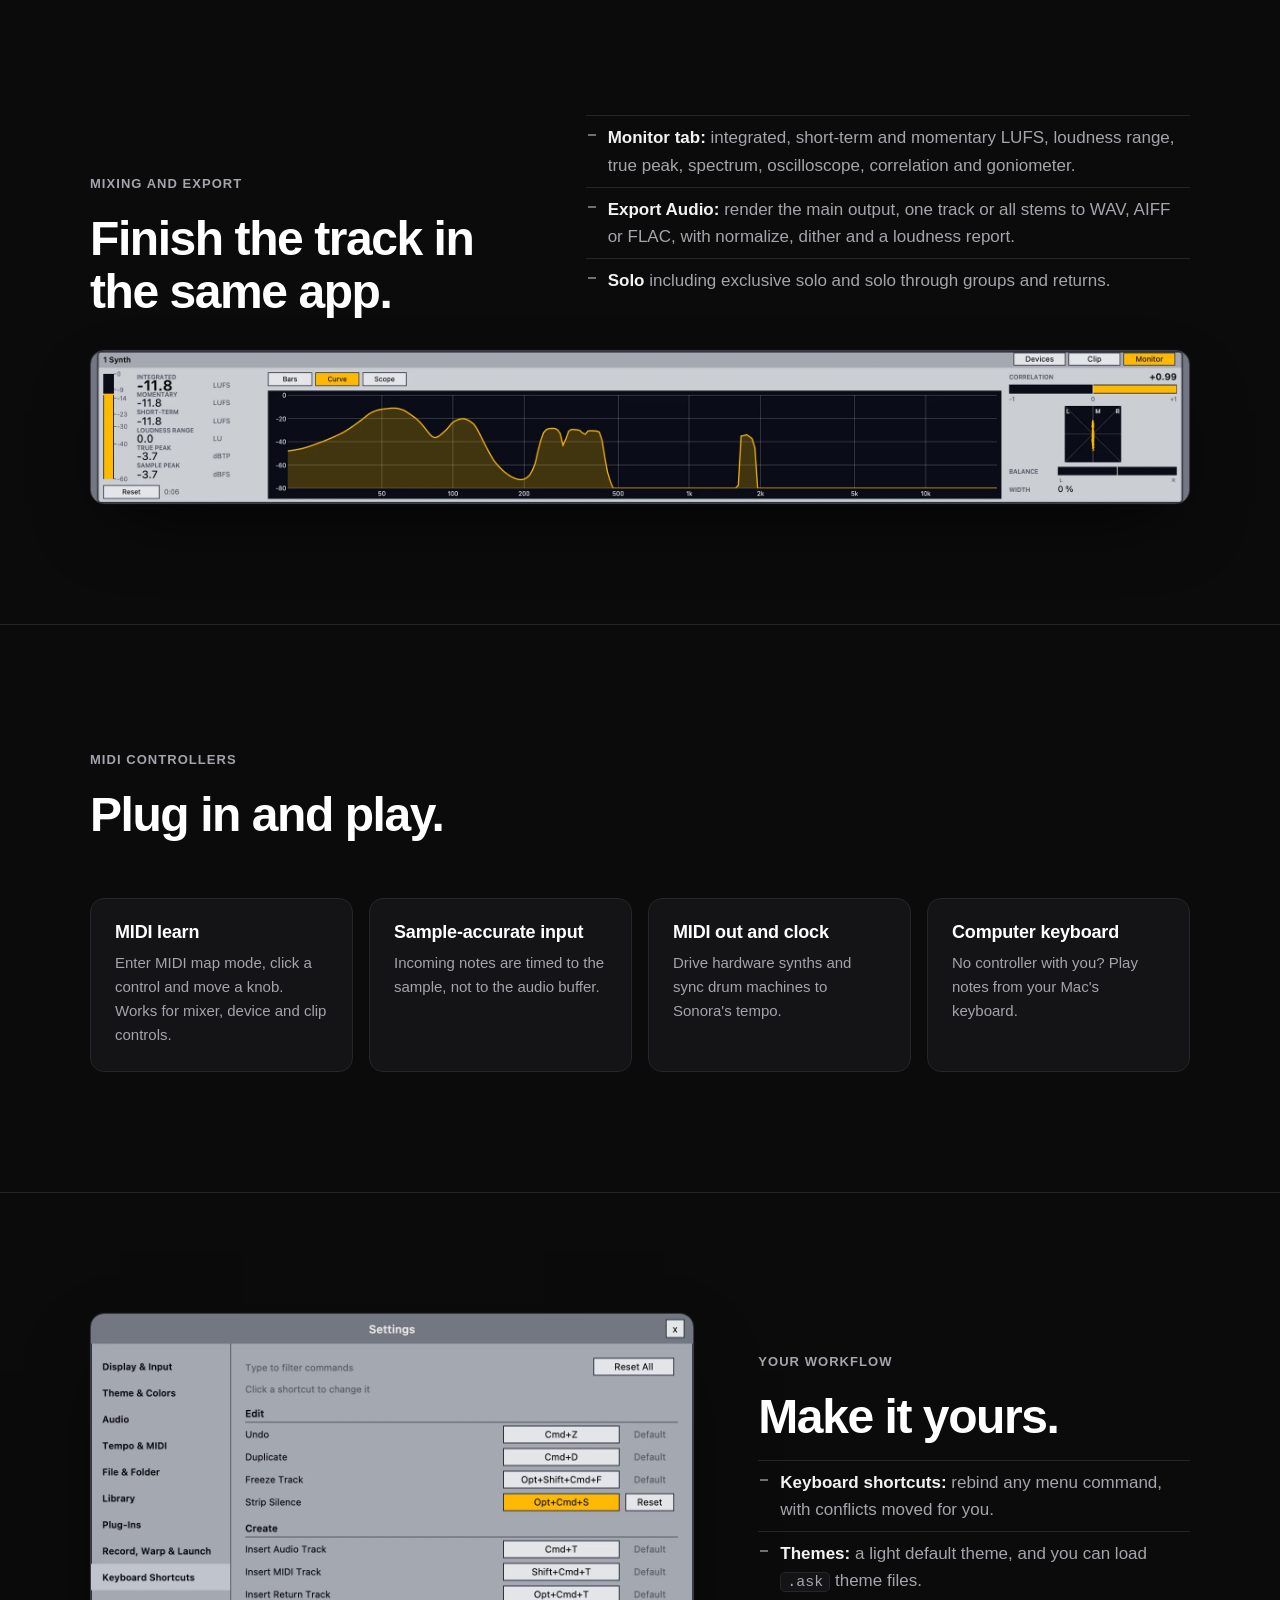
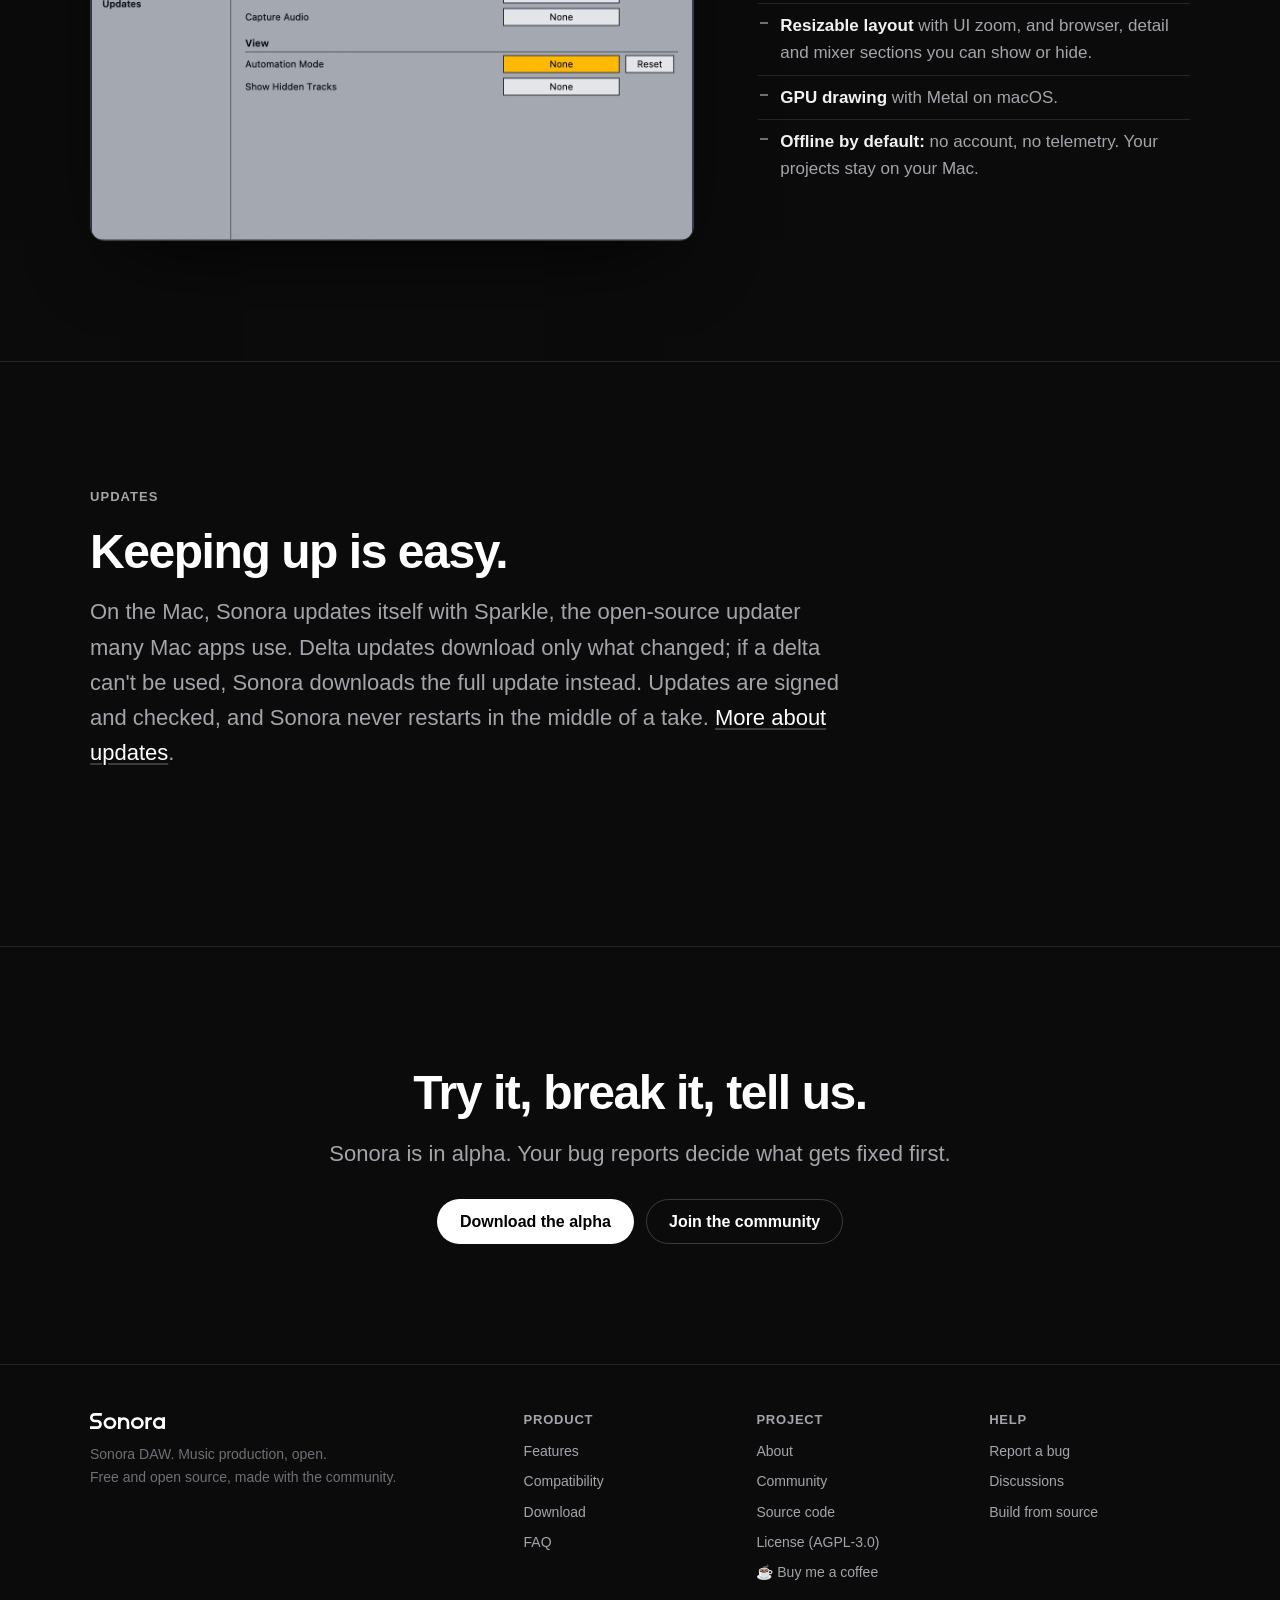
<file: features.html>
<!doctype html>
<html lang="en">
<head>
<meta charset="utf-8">
<meta name="viewport" content="width=device-width, initial-scale=1">
<title>Features · Sonora DAW</title>
<meta name="description" content="What Sonora can do today: real-time collaboration, a built-in assistant and MCP control, Sonora Prism and Sonora Resynth, recording, editing, mixing, plug-ins and controllers.">
<link rel="canonical" href="https://sonoradaw.com/features.html">
<meta name="theme-color" content="#0b0b0c">
<meta name="color-scheme" content="dark">
<meta property="og:type" content="website">
<meta property="og:site_name" content="Sonora DAW">
<meta property="og:url" content="https://sonoradaw.com/features.html">
<meta property="og:title" content="Features · Sonora DAW">
<meta property="og:description" content="What Sonora can do today: real-time collaboration, a built-in assistant and MCP control, Sonora Prism and Sonora Resynth, recording, editing, mixing, plug-ins and controllers.">
<meta property="og:image" content="https://sonoradaw.com/assets/img/og.png">
<meta property="og:image:width" content="1200">
<meta property="og:image:height" content="630">
<meta property="og:image:alt" content="The Sonora wordmark with the line: Free, open-source DAW for macOS. Alpha.">
<meta name="twitter:card" content="summary_large_image">
<link rel="icon" href="assets/brand/icon.svg" type="image/svg+xml">
<link rel="apple-touch-icon" href="assets/brand/apple-touch-icon.png">
<link rel="stylesheet" href="assets/site.css">
</head>
<body>
<a class="skip" href="#main">Skip to content</a>

<div class="alpha-bar" role="note" aria-label="Release status">
  <div class="wrap">
    <span class="badge badge-alpha">Alpha</span>
    <span>Sonora is very early software and it will have bugs. Save often and keep backups.</span>
    <a href="community.html">Help us make it better</a>
  </div>
</div>

<header class="site-header">
  <div class="wrap">
    <a class="brand" href="index.html" aria-label="Sonora home">
      <img class="mark" src="assets/brand/icon.svg" alt="" width="30" height="30">
      <img class="word" src="assets/brand/wordmark-white.svg" alt="Sonora" width="80" height="17">
    </a>
    <button class="nav-toggle" aria-expanded="false" aria-controls="nav">Menu</button>
    <nav class="nav" id="nav" aria-label="Main">
      <a href="features.html" aria-current="page">Features</a>
      <a href="compatibility.html">Compatibility</a>
      <a href="download.html">Download</a>
      <a href="faq.html">FAQ</a>
      <a href="about.html">About</a>
      <a href="community.html">Community</a>
      <a class="nav-gh" href="https://github.com/lordillusions/sonora" aria-label="Sonora source code on GitHub"><svg aria-hidden="true" viewBox="0 0 16 16" width="16" height="16"><path fill="currentColor" d="M8 0C3.58 0 0 3.58 0 8c0 3.54 2.29 6.53 5.47 7.59.4.07.55-.17.55-.38 0-.19-.01-.82-.01-1.49-2.01.37-2.53-.49-2.69-.94-.09-.23-.48-.94-.82-1.13-.28-.15-.68-.52-.01-.53.63-.01 1.08.58 1.23.82.72 1.21 1.87.87 2.33.66.07-.52.28-.87.51-1.07-1.78-.2-3.64-.89-3.64-3.95 0-.87.31-1.59.82-2.15-.08-.2-.36-1.02.08-2.12 0 0 .67-.21 2.2.82.64-.18 1.32-.27 2-.27.68 0 1.36.09 2 .27 1.53-1.04 2.2-.82 2.2-.82.44 1.1.16 1.92.08 2.12.51.56.82 1.27.82 2.15 0 3.07-1.87 3.75-3.65 3.95.29.25.54.73.54 1.48 0 1.07-.01 1.93-.01 2.2 0 .21.15.46.55.38A8.013 8.013 0 0016 8c0-4.42-3.58-8-8-8z"/></svg><span>GitHub</span></a>
      <a class="nav-coffee" href="https://ko-fi.com/lordillusions" target="_blank" rel="noopener" aria-label="Buy me a coffee on Ko-fi"><span aria-hidden="true">☕</span><span class="nav-coffee-label">Buy me a coffee</span></a>
      <a class="btn btn-primary btn-small" href="download.html">Download the alpha</a>
    </nav>
  </div>
</header>

<main id="main">

<section class="hero page-hero">
  <div class="wrap">
    <span class="eyebrow">Features</span>
    <h1>A complete studio, growing fast.</h1>
    <p class="lede">Record, edit, mix and export, with a few things you won't find elsewhere. This page lists what works today in the alpha. Some parts are rough around the edges, and we say so where it matters.</p>
    <div class="toc" aria-label="On this page">
      <a href="#collab">Collaboration</a><a href="#agent">Assistant and agents</a><a href="#instruments">Instruments</a>
      <a href="#requests">Producer requests</a><a href="#views">Session and Arrangement</a><a href="#editing">Editing</a>
      <a href="#recording">Recording</a><a href="#audio">Audio</a><a href="#devices">Devices</a>
      <a href="#plugins">Plug-ins</a><a href="#mixing">Mixing and export</a><a href="#controllers">Controllers</a>
      <a href="#workflow">Your workflow</a><a href="#updates">Updates</a>
    </div>
  </div>
</section>

<section id="collab">
  <div class="wrap">
    <div class="feature wide">
      <div>
        <span class="eyebrow">Collaboration <span class="badge badge-soft">New</span></span>
        <h2>One project, several producers, at the same time.</h2>
        <p class="muted">Share a session from the File menu or the people button in the control bar. Guests join with an invite link, or find your session on the local network and ask to join.</p>
      </div>
      <div>
        <ul>
          <li><strong>Live presence:</strong> everyone's pointer, selected clip and time selection in the Arrangement, their column in the Session view, and their position in the piano roll.</li>
          <li><strong>Shared transport</strong> that starts together, with late joiners catching up. Each guest can switch it off.</li>
          <li><strong>Mixer and device moves</strong> show up for everyone as they happen.</li>
          <li><strong>Samples are sent</strong> to guests automatically and checked before use. A guest can save a complete copy.</li>
          <li><strong>Per-person undo</strong>, so your undo never removes someone else's work. Conflicting edits are resolved, and you're told when it happens.</li>
          <li><strong>Roles and safety:</strong> host-approved join requests, Editor or Listener roles, a four-word safety code and Remove.</li>
          <li><strong>Local network or internet:</strong> peer-to-peer connections, with an open-source relay server for internet sessions.</li>
        </ul>
        <p class="small faint">Still to come: a public relay (today you run your own), voice chat, sharing recordings made by guests, and smoother sync timing.</p>
      </div>
      <figure class="shot"><img src="assets/img/collab-presence.webp" width="2880" height="1325" alt="Arrangement view during a shared session: avatars in the control bar, and other people's name tags and cursors on the tracks." loading="lazy"></figure>
    </div>
  </div>
</section>

<section id="agent">
  <div class="wrap">
    <div class="feature">
      <div>
        <span class="eyebrow">Assistant and agents</span>
        <h2>One command service, two ways in.</h2>
        <p class="muted">The built-in assistant and outside agents use the same set of checked operations. Nothing reaches into your project behind your back.</p>
        <ul>
          <li><strong>Built-in assistant</strong> with OpenAI, Anthropic, Gemini, DeepSeek, GLM, OpenRouter or a custom compatible endpoint. You pay your provider directly; the key is stored in the macOS Keychain.</li>
          <li><strong>MCP control:</strong> Claude, Codex and other MCP clients attach to one open project, after you allow it.</li>
          <li><strong>What they can do:</strong> create and arrange tracks, write MIDI and automation, edit clips, insert native, VST3, VST2 and Audio Unit devices and change their parameters, mix, play, launch clips, record, save and export.</li>
          <li><strong>Guard rails:</strong> every change is checked against the current project and reported with a result. Edits can be undone; mixer and transport moves report the values they replaced. Saving a copy and exporting never overwrite a file. Access ends when you switch projects or quit.</li>
        </ul>
        <p class="small faint">Connecting an MCP client is a developer setup for now (Node.js and the bridge from the repository). Scene editing, stem separation and Resynth aren't exposed to agents yet.</p>
      </div>
      <figure class="shot tall"><img src="assets/img/assistant.webp" width="840" height="1560" alt="Agent Control with a configured assistant, a prompt box, Run and Undo agent edit." loading="lazy"></figure>
    </div>
  </div>
</section>

<section id="instruments">
  <div class="wrap">
    <div class="section-head">
      <span class="eyebrow">Instruments</span>
      <h2>Sonora's own instruments.</h2>
      <p class="lede">Original instruments with their own sound engines, included for free.</p>
    </div>
    <div class="feature wide">
      <div>
        <h3>Sonora Prism</h3>
        <p class="muted">A powerful wavetable synth with its own sound engine, built for big leads, basses and pads. It opens in its own window, like a plug-in. It's also available as a separate VST3 plug-in for Apple silicon Macs, so you can try it in other VST3 hosts.</p>
      </div>
      <div>
        <ul>
          <li><strong>Oscillators:</strong> three wavetable oscillators with two warps each, sub oscillator and noise; import your own wavetables and samples.</li>
          <li><strong>Shaping:</strong> two filters, four envelopes, ten LFOs, 64 modulation routes and eight macros.</li>
          <li><strong>Hands-on:</strong> drag an envelope, LFO or macro onto a knob to modulate it, and watch the modulation move live.</li>
          <li><strong>Voices:</strong> up to 32 voices with 16-voice unison, mono and legato modes, glide.</li>
        </ul>
      </div>
      <figure class="shot"><img src="assets/img/prism.webp" width="1440" height="900" alt="Sonora Prism window with oscillators, filters, macros, envelopes, LFOs and a keyboard." loading="lazy"></figure>
    </div>
    <div class="feature wide">
      <div>
        <h3>Sonora Resynth</h3>
        <p class="muted">From a recording to a playable instrument. Resynth analyzes a bass line or melody and rebuilds its sound from up to 96 harmonics and modeled noise. It doesn't play back the recording: it synthesizes the sound, so you can play new notes and reshape it.</p>
      </div>
      <div>
        <ul>
          <li><strong>Stem to MIDI:</strong> Create &rsaquo; Resynthesize to New MIDI Track adds editable MIDI and the instrument in one step, in one undo.</li>
          <li><strong>Or load audio</strong> straight into the instrument and create the MIDI from there.</li>
          <li><strong>Synth, Hybrid or Reference</strong> playback, to compare with the source.</li>
          <li><strong>Sound design:</strong> drag single harmonics, shape four noise bands, filter, two envelopes, an LFO, and mono, legato or 8-voice poly.</li>
          <li><strong>Keep it or drop it:</strong> remove the recording and keep only the sound model.</li>
        </ul>
        <p class="small faint">Native in Sonora only (no plug-in version yet). Best with dry parts, one note at a time, up to 30 seconds. Polyphonic material, heavy reverb or distortion can produce wrong notes. Runs locally, with no cloud service.</p>
      </div>
      <figure class="shot"><img src="assets/img/resynth.webp" width="2199" height="801" alt="Sonora Resynth panel with harmonic spectrum, note regions, generated cycle and sound controls." loading="lazy"></figure>
    </div>
    <div class="grid mt">
      <div class="card"><span class="tag">Also included</span><h3>More instruments</h3><ul><li>Sonora FM and Sonora Sampler</li><li>Sonora Vector, a compact two-oscillator wavetable synth</li><li>Simpler and Impulse for samples and drums</li><li>Drum, Instrument and Audio Effect Racks with macros</li></ul></div>
      <div class="card"><span class="tag">Modulation</span><h3>LFOs for anything</h3><ul><li>Sonora LFO and Sonora Curve LFO, mappable to any parameter</li><li>Arpeggiator, Note Length and Velocity MIDI effects</li></ul></div>
    </div>
  </div>
</section>

<section id="requests">
  <div class="wrap">
    <div class="section-head">
      <span class="eyebrow">Producer requests</span>
      <h2>Long-requested, now built in.</h2>
      <p class="lede">Features producers have asked for in forums for years.</p>
    </div>
    <div class="grid grid-3">
      <div class="card"><h3>Capture Audio</h3><p>Sonora keeps the last 60 seconds of up to eight inputs. Press Capture and the passage you just played becomes a clip.</p></div>
      <div class="card"><h3>Linked MIDI clips</h3><p>Duplicate as Linked, then edit one copy and every linked copy follows, in a single undo step.</p></div>
      <div class="card"><h3>Hide and deactivate tracks</h3><p>Hidden tracks get out of the way. Deactivated tracks load no plug-ins and use no CPU.</p></div>
      <div class="card"><h3>Strip Silence</h3><p>Cut an audio clip into its sounding parts. Option-Left and Option-Right jump between transients.</p></div>
      <div class="card"><h3>Rebindable shortcuts</h3><p>Change the key for any menu command in Settings &rsaquo; Keyboard Shortcuts.</p></div>
      <div class="card"><h3>Audio to MIDI and stems</h3><p>Convert melody, harmony or drums to MIDI, slice audio to a MIDI track, or split a clip into stems with a separator you've installed (audio-separator or Demucs).</p></div>
    </div>
  </div>
</section>

<section id="views">
  <div class="wrap">
    <div class="feature wide">
      <div>
        <span class="eyebrow">Session and Arrangement</span>
        <h2>Both views, linked the way you know them.</h2>
      </div>
      <div>
        <ul>
          <li><strong>Session view:</strong> clip launching, scenes, stop buttons, groups that fold, and the mixer with sends and routing.</li>
          <li><strong>Arrangement view:</strong> grid and zoom, loop brace, locators, multi-track selection and dragging, automation lanes.</li>
          <li><strong>Track groups</strong> with automatic numbering, folding and framing.</li>
          <li><strong>Return tracks:</strong> insert new ones with Option-Cmd-T.</li>
        </ul>
      </div>
      <figure class="shot"><img src="assets/img/session-mixer.webp" width="2000" height="918" alt="Session view with clip slots, scenes, routing, sends and the mixer." loading="lazy"></figure>
    </div>
  </div>
</section>

<section id="editing">
  <div class="wrap">
    <div class="feature wide">
      <div>
        <span class="eyebrow">Editing</span>
        <h2>Fast hands, small tools.</h2>
      </div>
      <div>
        <ul>
          <li><strong>MIDI editor</strong> with scale highlighting, folding, velocity lane and MPE view. Fit to Scale, Legato, Reverse, Invert, Humanize, &times;2 and &divide;2.</li>
          <li><strong>Audio editing:</strong> fades with curves, split, consolidate, copy-drag, and a sample view with warp markers.</li>
          <li><strong>Sample files:</strong> Show in Browser, Show Similar Files across your whole indexed library, and Replace Sample right from the browser for one clip, the whole track or the set.</li>
          <li><strong>Automation</strong> with curves, plus clip envelopes for mixer, device and MIDI controller parameters.</li>
          <li><strong>Freeze and bounce:</strong> freeze a heavy track, bounce in place or to a new track.</li>
        </ul>
      </div>
      <figure class="shot"><img src="assets/img/midi-editor.webp" width="2000" height="745" alt="MIDI editor with scale highlighting, clip properties and Fit to Scale, Legato and Humanize tools." loading="lazy"></figure>
    </div>
    <div class="feature wide">
      <div>
        <h3>Automation that reads like music</h3>
        <p class="muted">Draw breakpoints, bend curves, select a range to copy, paste, duplicate or fill with a shape, and pick any mixer or device parameter from the lane choosers. Automation Write mode turns every control orange: move one, even inside a plug-in window, and its lane opens and draws the new automation as you go.</p>
      </div>
      <figure class="shot"><img src="assets/img/automation.webp" width="2000" height="389" alt="A track volume automation lane with a curved segment." loading="lazy"></figure>
    </div>
  </div>
</section>

<section id="recording">
  <div class="wrap">
    <div class="section-head">
      <span class="eyebrow">Recording</span>
      <h2>Catch the take, even the one you missed.</h2>
    </div>
    <div class="grid">
      <div class="card"><h3>Audio and MIDI recording</h3><p>Record in Arrangement or Session, with input monitoring, count-in, punch in and out, and a metronome.</p></div>
      <div class="card"><h3>Take lanes and comping</h3><p>Loop recording builds take lanes. Pick the best parts of each take into one comp.</p></div>
      <div class="card"><h3>Capture MIDI and Capture Audio</h3><p>Sonora keeps listening while the transport is stopped, for MIDI and for audio.</p></div>
      <div class="card"><h3>Session overdub</h3><p>Overdub into looping Session clips, and record each track independently.</p></div>
    </div>
  </div>
</section>

<section id="audio">
  <div class="wrap">
    <div class="section-head">
      <span class="eyebrow">Audio</span>
      <h2>A real-time engine of its own.</h2>
      <p class="lede">The audio engine is written for low-latency playback: the audio thread never allocates memory, takes a lock or writes a log line.</p>
    </div>
    <div class="grid">
      <div class="card"><h3>Time-stretching</h3><p>Beats, Tones, Texture, Complex and Complex Pro warp modes, all written for Sonora.</p></div>
      <div class="card"><h3>Tempo detection</h3><p>Drop a loop in and Sonora detects its tempo so it fits your project.</p></div>
      <div class="card"><h3>Plug-in delay compensation</h3><p>Every path stays in time, through groups and returns.</p></div>
      <div class="card"><h3>File formats</h3><p>WAV, AIFF, FLAC, Ogg and MP3, and on macOS also M4A/AAC/ALAC and CAF.</p></div>
    </div>
  </div>
</section>

<section id="devices">
  <div class="wrap">
    <div class="feature stack">
      <div class="section-head">
        <span class="eyebrow">Devices</span>
        <h2>Native devices, original code.</h2>
        <p class="lede">Sonora brings its own versions of the effects producers use most, written from scratch, with faces that follow a layout you may know.</p>
      </div>
      <figure class="shot"><img src="assets/img/fx-chain.webp" width="2834" height="398" alt="A device chain with Sonora Echo, Delay and Reverb, drawn with familiar device faces." loading="lazy"></figure>
      <p class="shot-caption">Sonora Echo, Delay and Reverb.</p>
      <figure class="shot"><img src="assets/img/curve-lfo.webp" width="2310" height="395" alt="Sonora Curve LFO: a drawn curve modulating volume, pan, cutoff, resonance and variation, with sync, swing and depth controls." loading="lazy"></figure>
      <p class="shot-caption">Sonora Curve LFO: draw a curve and send it to volume, pan or the filter.</p>
      <figure class="shot"><img src="assets/img/instrument-rack.webp" width="2400" height="372" alt="Native Instrument Rack with macros and chain list next to a Simpler." loading="lazy"></figure>
    </div>
    <div class="grid mt">
      <div class="card"><span class="tag">Audio effects</span><h3>Shape the sound</h3><ul><li>EQ Eight, Utility, Compressor, Limiter</li><li>Reverb, Delay, Echo</li><li>Auto Filter, Auto Pan, Redux, Gate</li><li>Tuner and a loudness meter</li></ul></div>
      <div class="card"><span class="tag">Instruments</span><h3>Play the parts</h3><ul><li>Sonora Prism, Sonora Resynth</li><li>Sonora FM, Sonora Sampler, Sonora Vector</li><li>Simpler, Impulse and Racks</li></ul></div>
      <div class="card"><span class="tag">MIDI effects and modulators</span><h3>Move the notes</h3><ul><li>Arpeggiator, Note Length, Velocity</li><li>Sonora LFO and Curve LFO</li></ul></div>
    </div>
    <p class="table-note">Native devices are Sonora's own implementations and may not sound identical to devices of the same name elsewhere. See <a href="compatibility.html#devices">Compatibility</a>.</p>
  </div>
</section>

<section id="plugins">
  <div class="wrap">
    <div class="section-head">
      <span class="eyebrow">Plug-ins</span>
      <h2>Your plug-ins, your sounds.</h2>
    </div>
    <div class="grid">
      <div class="card"><h3>VST3, VST2 and Audio Units</h3><p>Host your plug-ins, with their state saved in the project.</p></div>
      <div class="card"><h3>Safe scanning</h3><p>Plug-ins are scanned in a separate process with a timeout. One that crashes or hangs is blocked instead of taking the app down.</p></div>
      <div class="card"><h3>A browser that sorts itself</h3><p>Browse plug-ins by vendor, format and tags, and drag them onto tracks.</p></div>
      <div class="card"><h3>Host transport</h3><p>Plug-ins see tempo, position and play state, so synced arps and delays lock to the song.</p></div>
    </div>
  </div>
</section>

<section id="mixing">
  <div class="wrap">
    <div class="feature wide">
      <div>
        <span class="eyebrow">Mixing and export</span>
        <h2>Finish the track in the same app.</h2>
      </div>
      <div>
        <ul>
          <li><strong>Monitor tab:</strong> integrated, short-term and momentary LUFS, loudness range, true peak, spectrum, oscilloscope, correlation and goniometer.</li>
          <li><strong>Export Audio:</strong> render the main output, one track or all stems to WAV, AIFF or FLAC, with normalize, dither and a loudness report.</li>
          <li><strong>Solo</strong> including exclusive solo and solo through groups and returns.</li>
        </ul>
      </div>
      <figure class="shot"><img src="assets/img/monitor.webp" width="2400" height="332" alt="Monitor tab with LUFS readouts, spectrum curve, correlation meter and goniometer." loading="lazy"></figure>
    </div>
  </div>
</section>

<section id="controllers">
  <div class="wrap">
    <div class="section-head">
      <span class="eyebrow">MIDI controllers</span>
      <h2>Plug in and play.</h2>
    </div>
    <div class="grid">
      <div class="card"><h3>MIDI learn</h3><p>Enter MIDI map mode, click a control and move a knob. Works for mixer, device and clip controls.</p></div>
      <div class="card"><h3>Sample-accurate input</h3><p>Incoming notes are timed to the sample, not to the audio buffer.</p></div>
      <div class="card"><h3>MIDI out and clock</h3><p>Drive hardware synths and sync drum machines to Sonora's tempo.</p></div>
      <div class="card"><h3>Computer keyboard</h3><p>No controller with you? Play notes from your Mac's keyboard.</p></div>
    </div>
  </div>
</section>

<section id="workflow">
  <div class="wrap">
    <div class="feature flip">
      <div>
        <span class="eyebrow">Your workflow</span>
        <h2>Make it yours.</h2>
        <ul>
          <li><strong>Keyboard shortcuts:</strong> rebind any menu command, with conflicts moved for you.</li>
          <li><strong>Themes:</strong> a light default theme, and you can load <code>.ask</code> theme files.</li>
          <li><strong>Resizable layout</strong> with UI zoom, and browser, detail and mixer sections you can show or hide.</li>
          <li><strong>GPU drawing</strong> with Metal on macOS.</li>
          <li><strong>Offline by default:</strong> no account, no telemetry. Your projects stay on your Mac.</li>
        </ul>
      </div>
      <figure class="shot"><img src="assets/img/settings-shortcuts.webp" width="1280" height="1118" alt="Settings window showing Keyboard Shortcuts with rebound commands." loading="lazy"></figure>
    </div>
  </div>
</section>

<section id="updates">
  <div class="wrap">
    <div class="section-head">
      <span class="eyebrow">Updates</span>
      <h2>Keeping up is easy.</h2>
      <p class="lede">On the Mac, Sonora updates itself with Sparkle, the open-source updater many Mac apps use. Delta updates download only what changed; if a delta can't be used, Sonora downloads the full update instead. Updates are signed and checked, and Sonora never restarts in the middle of a take. <a href="download.html#updates">More about updates</a>.</p>
    </div>
  </div>
</section>

<section class="cta">
  <div class="wrap">
    <h2>Try it, break it, tell us.</h2>
    <p class="lede">Sonora is in alpha. Your bug reports decide what gets fixed first.</p>
    <div class="btn-row"><a class="btn btn-primary" href="download.html">Download the alpha</a><a class="btn btn-ghost" href="community.html">Join the community</a></div>
  </div>
</section>

</main>

<footer class="site-footer">
  <div class="wrap">
    <div class="footer-grid">
      <div class="footer-brand">
        <img src="assets/brand/wordmark-white.svg" alt="Sonora" width="75" height="16">
        <p>Sonora DAW. Music production, open.<br>Free and open source, made with the community.</p>
      </div>
      <div>
        <h2 class="footer-h">Product</h2>
        <ul><li><a href="features.html">Features</a></li><li><a href="compatibility.html">Compatibility</a></li><li><a href="download.html">Download</a></li><li><a href="faq.html">FAQ</a></li></ul>
      </div>
      <div>
        <h2 class="footer-h">Project</h2>
        <ul><li><a href="about.html">About</a></li><li><a href="community.html">Community</a></li><li><a href="https://github.com/lordillusions/sonora">Source code</a></li><li><a href="https://github.com/lordillusions/sonora/blob/main/LICENSE">License (AGPL-3.0)</a></li><li><a href="https://ko-fi.com/lordillusions" target="_blank" rel="noopener">☕ Buy me a coffee</a></li></ul>
      </div>
      <div>
        <h2 class="footer-h">Help</h2>
        <ul><li><a href="https://github.com/lordillusions/sonora/issues">Report a bug</a></li><li><a href="https://github.com/lordillusions/sonora/discussions">Discussions</a></li><li><a href="download.html#build">Build from source</a></li></ul>
      </div>
    </div>
    <p class="legal">&copy; <span id="year">2026</span> the Sonora contributors. Sonora is free software under the GNU AGPL-3.0-or-later.<br>
    Ableton and Live are trademarks of Ableton AG. Sonora is an independent project, not affiliated with or endorsed by Ableton. VST is a trademark of Steinberg Media Technologies GmbH.</p>
  </div>
</footer>

<script src="assets/site.js" defer></script>
</body>
</html>
</file>
<file: assets/site.css>
/* Sonora website. Grayscale brand: black, white and grays only.
   Colour comes from the product screenshots, not from the chrome. The one exception is amber, used only for
   the alpha status so it can't be missed. */

:root {
    color-scheme: dark;
    --bg: #0b0b0c;
    --bg-raised: #141416;
    --bg-sunken: #070708;
    --line: #26262a;
    --line-strong: #3a3a40;
    --text: #f2f2f3;
    --text-muted: #a4a4ab;
    --text-faint: #6f6f77;
    --ink: #ffffff;
    --radius: 14px;
    --radius-small: 8px;
    --gutter: clamp(16px, 4vw, 40px);
    --max: 1180px;
    --font: -apple-system, BlinkMacSystemFont, "SF Pro Text", "Segoe UI", Inter, "Helvetica Neue", Arial, sans-serif;
    --font-display: -apple-system, BlinkMacSystemFont, "SF Pro Display", "Segoe UI", Inter, "Helvetica Neue", Arial, sans-serif;
    --font-mono: ui-monospace, "SF Mono", Menlo, Consolas, monospace;
    --alpha: #f5b942;
    --alpha-ink: #ffe2a6;
    --alpha-bg: #1d1707;
    --alpha-line: #5c4714;
}

*, *::before, *::after { box-sizing: border-box; }

html { -webkit-text-size-adjust: 100%; scroll-behavior: smooth; scroll-padding-top: 84px; }

body {
    margin: 0;
    background: var(--bg);
    color: var(--text);
    font: 17px/1.6 var(--font);
    -webkit-font-smoothing: antialiased;
    overflow-x: hidden;
}

img { max-width: 100%; height: auto; display: block; }
a { color: var(--ink); text-decoration-color: var(--line-strong); text-underline-offset: 3px; }
a:hover { text-decoration-color: var(--ink); }
code, pre { font-family: var(--font-mono); font-size: 0.88em; }
:focus-visible { outline: 2px solid var(--ink); outline-offset: 3px; border-radius: 4px; }

.wrap { width: 100%; max-width: var(--max); margin: 0 auto; padding: 0 var(--gutter); }
.skip { position: absolute; left: -999px; top: 8px; background: var(--ink); color: #000; padding: 8px 12px; z-index: 100; }
.skip:focus { left: 8px; }

/* Header */
.site-header {
    position: sticky; top: 0; z-index: 50;
    background: rgba(11, 11, 12, 0.82);
    backdrop-filter: saturate(140%) blur(14px);
    -webkit-backdrop-filter: saturate(140%) blur(14px);
    border-bottom: 1px solid var(--line);
}
.site-header .wrap { display: flex; align-items: center; gap: 24px; height: 64px; }
.brand { display: flex; align-items: center; gap: 10px; text-decoration: none; flex: none; }
.brand img.mark { width: 30px; height: 30px; border-radius: 7px; }
.brand img.word { height: 17px; width: auto; }
.nav { display: flex; align-items: center; gap: 4px; margin-left: auto; }
.nav a {
    color: var(--text-muted); text-decoration: none; font-size: 15px; white-space: nowrap;
    padding: 8px 12px; border-radius: 999px;
}
.nav a:hover, .nav a[aria-current="page"] { color: var(--ink); background: var(--bg-raised); }
.nav .btn { margin-left: 8px; }
.nav .btn-primary, .nav .btn-primary:hover { color: #000; background: var(--ink); }
.nav .btn-primary:hover { background: #d9d9dc; }
.nav-toggle {
    display: none; margin-left: auto; background: none; border: 1px solid var(--line-strong);
    color: var(--text); border-radius: 999px; padding: 7px 14px; font: inherit; font-size: 15px; cursor: pointer;
}

@media (max-width: 980px) {
    .nav-toggle { display: block; }
    .nav {
        display: none; position: absolute; left: 0; right: 0; top: 64px;
        flex-direction: column; align-items: stretch; gap: 0;
        background: var(--bg); border-bottom: 1px solid var(--line); padding: 8px var(--gutter) 16px;
    }
    .nav.open { display: flex; }
    .nav a { padding: 12px 4px; border-radius: 0; border-bottom: 1px solid var(--line); }
    .nav a:hover, .nav a[aria-current="page"] { background: none; }
    .nav .btn { margin: 12px 0 0; text-align: center; border-bottom: 0; border-radius: 999px; }
}

/* Buttons */
.btn {
    display: inline-flex; align-items: center; justify-content: center; gap: 8px;
    padding: 12px 22px; border-radius: 999px; font-weight: 600; font-size: 16px;
    text-decoration: none; border: 1px solid transparent; cursor: pointer; line-height: 1.2;
}
.btn-primary { background: var(--ink); color: #000; }
.btn-primary:hover { background: #d9d9dc; }
.btn-ghost { border-color: var(--line-strong); color: var(--ink); background: transparent; }
.btn-ghost:hover { border-color: var(--ink); }
.btn-small { padding: 8px 16px; font-size: 14px; }
.btn[aria-disabled="true"] { background: var(--bg-raised); color: var(--text-faint); border-color: var(--line); cursor: default; }
.btn-row { display: flex; flex-wrap: wrap; gap: 12px; }

/* Type */
h1, h2, h3 { font-family: var(--font-display); color: var(--ink); line-height: 1.1; letter-spacing: -0.02em; margin: 0 0 16px; }
h1 { font-size: clamp(40px, 7vw, 76px); font-weight: 700; letter-spacing: -0.035em; }
h2 { font-size: clamp(30px, 4.4vw, 48px); font-weight: 700; letter-spacing: -0.03em; }
h3 { font-size: 21px; font-weight: 650; letter-spacing: -0.01em; }
p { margin: 0 0 16px; }
.lede { font-size: clamp(18px, 2.2vw, 22px); color: var(--text-muted); max-width: 46em; }
.eyebrow {
    display: inline-block; font-size: 13px; font-weight: 600; letter-spacing: 0.08em; text-transform: uppercase;
    color: var(--text-muted); margin-bottom: 18px;
}
.muted { color: var(--text-muted); }
.faint { color: var(--text-faint); }
.small { font-size: 14px; }

/* Sections */
section { padding: clamp(64px, 10vw, 120px) 0; }
section + section { border-top: 1px solid var(--line); }
.section-head { max-width: 760px; margin-bottom: clamp(32px, 5vw, 56px); }

/* Hero */
.hero { padding-top: clamp(48px, 9vw, 104px); padding-bottom: 0; position: relative; overflow: hidden; }
.hero::before {
    content: ""; position: absolute; right: -6%; top: -4%; width: min(46vw, 560px); aspect-ratio: 76 / 100;
    background: url("brand/mark.svg") no-repeat center / contain;
    opacity: 0.045; filter: invert(1); pointer-events: none;
}
.hero.no-mark::before { display: none; } /* the splash screenshot already shows the mark */
.hero .lede { margin-bottom: 32px; }
.hero-shot { margin-top: clamp(40px, 6vw, 72px); }
.page-hero { padding-bottom: clamp(40px, 6vw, 72px); }

/* Screenshots */
.shot {
    margin: 0; border-radius: var(--radius); overflow: hidden; background: var(--bg-raised);
    border: 1px solid var(--line-strong);
    box-shadow: 0 30px 80px -30px rgba(0, 0, 0, 0.9), 0 0 0 1px rgba(255, 255, 255, 0.02);
}
.shot img { width: 100%; cursor: zoom-in; }
.shot-caption { font-size: 14px; color: var(--text-faint); margin-top: 12px; }
.shot.tall { max-width: 420px; }
.feature > .shot.tall { justify-self: center; width: 100%; }

/* Fact strip */
.facts { display: grid; grid-template-columns: repeat(4, 1fr); gap: 1px; background: var(--line); border: 1px solid var(--line); border-radius: var(--radius); overflow: hidden; margin-top: clamp(40px, 6vw, 64px); }
.fact { background: var(--bg); padding: 22px 20px; }
.fact strong { display: block; color: var(--ink); font-size: 17px; margin-bottom: 4px; }
.fact span { color: var(--text-muted); font-size: 14px; line-height: 1.45; display: block; }
@media (max-width: 820px) { .facts { grid-template-columns: 1fr 1fr; } }
@media (max-width: 420px) { .facts { grid-template-columns: 1fr; } }

/* Feature rows */
.feature { display: grid; grid-template-columns: 5fr 7fr; gap: clamp(28px, 5vw, 64px); align-items: center; }
.feature > * { min-width: 0; } /* lets code blocks and tables scroll instead of widening the column */
.feature + .feature { margin-top: clamp(64px, 9vw, 112px); }
.feature.flip { grid-template-columns: 7fr 5fr; }
.feature.flip > :first-child { order: 2; }
.feature.stack { grid-template-columns: 1fr; }
/* Wide screenshots: intro and list side by side, the picture full width underneath, large enough to read. */
.feature.wide { align-items: end; row-gap: 32px; }
.feature.wide > figure { grid-column: 1 / -1; }
.feature.wide > div:first-child > :last-child { margin-bottom: 0; }
.feature ul { padding-left: 0; list-style: none; margin: 0 0 16px; }
.feature li { padding: 8px 0 8px 22px; position: relative; border-top: 1px solid var(--line); color: var(--text-muted); }
.feature li strong { color: var(--text); font-weight: 600; }
.feature li::before { content: ""; position: absolute; left: 2px; top: 18px; width: 8px; height: 2px; background: var(--text-faint); }
@media (max-width: 900px) {
    .feature, .feature.flip { grid-template-columns: 1fr; }
    .feature.flip > :first-child { order: 0; }
    .feature.wide { row-gap: 8px; }
}
.pair { display: grid; grid-template-columns: 1fr 1fr; gap: 20px; align-items: start; }
@media (max-width: 640px) { .pair { grid-template-columns: 1fr; } .shot.tall { max-width: none; } }

/* Cards */
.grid { display: grid; gap: 16px; grid-template-columns: repeat(auto-fit, minmax(min(100%, 260px), 1fr)); }
.grid.grid-3 { grid-template-columns: repeat(auto-fit, minmax(min(100%, 320px), 1fr)); }
.card { background: var(--bg-raised); border: 1px solid var(--line); border-radius: var(--radius); padding: 24px; }
.card h3 { font-size: 18px; margin-bottom: 8px; }
.card p, .card li { color: var(--text-muted); font-size: 15px; }
.card p:last-child { margin-bottom: 0; }
.card ul { padding-left: 18px; margin: 0; }
.card ol { padding-left: 20px; margin: 0 0 12px; }
.card ol li { margin-bottom: 6px; }
.card .tag { display: inline-block; font-size: 12px; font-weight: 600; letter-spacing: 0.04em; text-transform: uppercase; color: var(--text-faint); margin-bottom: 10px; }

/* Tables */
.table-wrap { overflow-x: auto; border: 1px solid var(--line); border-radius: var(--radius); -webkit-overflow-scrolling: touch; }
table { width: 100%; border-collapse: collapse; font-size: 15px; min-width: 560px; }
th, td { text-align: left; padding: 14px 18px; border-bottom: 1px solid var(--line); vertical-align: top; }
thead th { font-size: 13px; letter-spacing: 0.04em; text-transform: uppercase; color: var(--text-faint); font-weight: 600; background: var(--bg-sunken); }
tbody tr:last-child > * { border-bottom: 0; }
tbody th { font-weight: 600; color: var(--text); width: 34%; }
td { color: var(--text-muted); }
td.yes { color: var(--ink); }
td.yes::before { content: "● "; font-size: 11px; vertical-align: 2px; }
td.part::before { content: "◐ "; font-size: 12px; color: var(--text-muted); vertical-align: 1px; }
td.no::before { content: "○ "; font-size: 11px; color: var(--text-faint); vertical-align: 2px; }
.table-note { font-size: 14px; color: var(--text-faint); margin-top: 14px; }

/* Callouts and code */
.callout { border: 1px solid var(--line-strong); border-radius: var(--radius); padding: 24px; background: var(--bg-raised); }
.callout h3 { margin-bottom: 8px; }
.callout p:last-child, .callout ul:last-child { margin-bottom: 0; }
.callout ul { color: var(--text-muted); padding-left: 20px; }
pre {
    background: var(--bg-sunken); border: 1px solid var(--line); border-radius: var(--radius-small);
    padding: 16px 18px; overflow-x: auto; color: var(--text); line-height: 1.55; margin: 0 0 16px;
}
:not(pre) > code { background: var(--bg-raised); border: 1px solid var(--line); border-radius: 5px; padding: 1px 6px; }

/* CTA band */
.cta { text-align: center; }
.cta .lede { margin: 0 auto 28px; }
.cta .btn-row { justify-content: center; }
.cta-icon { width: 112px; height: 112px; margin: 0 auto 28px; border-radius: 26px; box-shadow: 0 24px 60px -20px rgba(0, 0, 0, 0.9); }

/* FAQ */
details { border-top: 1px solid var(--line); padding: 4px 0; }
details:last-of-type { border-bottom: 1px solid var(--line); }
summary { cursor: pointer; list-style: none; padding: 18px 36px 18px 0; position: relative; font-weight: 600; color: var(--ink); font-size: 18px; }
summary::-webkit-details-marker { display: none; }
summary::after { content: "+"; position: absolute; right: 4px; top: 14px; font-size: 24px; font-weight: 400; color: var(--text-muted); }
details[open] summary::after { content: "–"; }
details > div { padding: 0 0 18px; color: var(--text-muted); max-width: 48em; }
.faq-group + .faq-group { margin-top: 48px; }

/* Sub-navigation on long pages */
.toc { display: flex; flex-wrap: wrap; gap: 8px; margin-top: 8px; }
.toc a { font-size: 14px; text-decoration: none; color: var(--text-muted); border: 1px solid var(--line); border-radius: 999px; padding: 6px 14px; }
.toc a:hover { color: var(--ink); border-color: var(--line-strong); }

/* Footer */
.site-footer { border-top: 1px solid var(--line); padding: 48px 0 56px; color: var(--text-faint); font-size: 14px; }
.footer-grid { display: grid; grid-template-columns: 2fr 1fr 1fr 1fr; gap: 32px; }
.footer-grid .footer-h { color: var(--text-muted); font-size: 13px; letter-spacing: 0.06em; text-transform: uppercase; margin: 0 0 12px; }
.footer-grid ul { list-style: none; padding: 0; margin: 0; }
.footer-grid li { margin-bottom: 8px; }
.footer-grid a { color: var(--text-muted); text-decoration: none; }
.footer-grid a:hover { color: var(--ink); }
.footer-brand img { height: 16px; width: auto; margin-bottom: 14px; }
.legal { margin-top: 40px; padding-top: 24px; border-top: 1px solid var(--line); max-width: 60em; }
@media (max-width: 820px) { .footer-grid { grid-template-columns: 1fr 1fr; } .footer-brand { grid-column: 1 / -1; } }

/* Alpha status: a strip on every page, a badge, and a larger notice where it matters */
.alpha-bar { background: var(--alpha-bg); border-bottom: 1px solid var(--alpha-line); color: var(--alpha-ink); font-size: 14px; line-height: 1.45; }
.alpha-bar .wrap { padding-top: 9px; padding-bottom: 9px; display: flex; flex-wrap: wrap; align-items: center; justify-content: center; gap: 4px 10px; text-align: center; }
.alpha-bar a { color: var(--alpha-ink); text-decoration-color: var(--alpha-line); }
.alpha-bar a:hover { text-decoration-color: var(--alpha-ink); }
.badge { display: inline-block; font-size: 12px; font-weight: 700; letter-spacing: 0.08em; text-transform: uppercase; line-height: 1; padding: 5px 9px; border-radius: 999px; vertical-align: 2px; }
.badge-alpha { background: var(--alpha); color: #1a1300; }
.badge-soft { border: 1px solid var(--line-strong); color: var(--text-muted); font-weight: 600; }
.notice { border: 1px solid var(--alpha-line); background: var(--alpha-bg); border-radius: var(--radius); padding: clamp(22px, 4vw, 36px); }
.notice h2, .notice h3 { color: var(--alpha-ink); }
.notice p, .notice li { color: #e9dcc0; }
.notice ul { padding-left: 20px; margin: 0 0 16px; }
.notice li { margin-bottom: 6px; }
.notice > :last-child { margin-bottom: 0; }
.notice a { color: var(--alpha-ink); }
.notice .btn-row { margin-top: 20px; }

/* Two-column lists such as "who it's for" */
.columns { display: grid; grid-template-columns: 1fr 1fr; gap: 16px; }
.columns > * { min-width: 0; }
@media (max-width: 760px) { .columns { grid-template-columns: 1fr; } }
.check-list, .cross-list { list-style: none; padding: 0; margin: 0; }
.check-list li, .cross-list li { position: relative; padding: 9px 0 9px 26px; border-top: 1px solid var(--line); color: var(--text-muted); font-size: 15px; }
.check-list li:first-child, .cross-list li:first-child { border-top: 0; }
.check-list li::before { content: "\2713"; position: absolute; left: 2px; top: 9px; color: var(--ink); font-weight: 700; }
.cross-list li::before { content: "\2013"; position: absolute; left: 4px; top: 9px; color: var(--text-faint); font-weight: 700; }

/* A personal note set apart from the product copy */
.note { border-left: 3px solid var(--line-strong); padding: 4px 0 4px clamp(18px, 3vw, 28px); margin: 0; }
.note p { font-size: clamp(18px, 2vw, 21px); color: var(--text); line-height: 1.55; }
.note footer { color: var(--text-faint); font-size: 15px; }

/* Download cards */
.dl-card { display: flex; flex-direction: column; }
.dl-card .btn { margin-top: auto; align-self: flex-start; }
.dl-card .shot { margin: 0 0 18px; }
/* Plug-in cards: one frame for every screenshot (a click opens the whole picture in the lightbox). */
.dl-card .shot img { aspect-ratio: 16 / 10; object-fit: cover; object-position: left center; }
#curve-lfo .shot img { object-position: 58% center; } /* the graph, not the knobs */
.dl-card .file { font-family: var(--font-mono); font-size: 13px; color: var(--text-faint); margin-bottom: 14px; word-break: break-all; }
.dl-card.main { border-color: var(--line-strong); background: linear-gradient(180deg, #1a1a1d, var(--bg-raised)); }

.wrap.narrow { max-width: 860px; }
.mt { margin-top: clamp(28px, 4vw, 44px); }
.center { text-align: center; }
@media (max-width: 640px) { h1 br { display: none; } }
@media (max-width: 900px) { .hide-narrow { display: none; } }

/* Lightbox */
.lightbox {
    position: fixed; inset: 0; z-index: 200; background: rgba(0, 0, 0, 0.92);
    display: none; align-items: center; justify-content: center; padding: 24px; cursor: zoom-out;
}
.lightbox.open { display: flex; }
.lightbox img { max-width: 100%; max-height: 100%; border-radius: var(--radius-small); }

@media (prefers-reduced-motion: reduce) { html { scroll-behavior: auto; } }

/* GitHub link in the header, the home page's source button and open-source line */
.nav a.nav-gh { display: inline-flex; align-items: center; gap: 6px; }
.btn-gh { display: inline-flex; align-items: center; gap: 8px; }
.btn-gh svg, .nav-gh svg { flex: none; }
.nav a.nav-coffee { display: inline-flex; align-items: center; gap: 6px; color: #fff; background: #29abe0; }
.nav a.nav-coffee:hover { color: #fff; background: #4bbbe8; }
@media (min-width: 981px) and (max-width: 1240px) { .nav a.nav-coffee .nav-coffee-label { display: none; } } /* cup only when tight */
@media (max-width: 980px) { .nav a.nav-coffee { background: none; color: var(--text); } .nav a.nav-coffee:hover { background: none; color: var(--ink); } }
@media (min-width: 981px) and (max-width: 1240px) { .nav a.nav-gh span { display: none; } } /* icon only when tight */
.oss-line { margin-top: 18px; color: var(--text-muted); font-size: 15px; }
.oss-line .badge { margin-right: 8px; }

/* Download cards: the visitor's system first, marked */
.dl-yours { align-self: flex-start; margin-bottom: 12px; }
.dl-card .btn-row { margin-top: auto; gap: 8px; }
.dl-card .btn-row .btn { margin-top: 0; }

/* Support on Ko-fi: Ko-fi's blue, a plain link (no external script) */
.btn-bmc, .btn-bmc:hover { background: #29abe0; color: #fff; border-color: #29abe0; }
.btn-bmc:hover { background: #4bbbe8; }
.supporter-tier { margin-top: 18px; }
.supporter-tier h3 { font-size: 13px; letter-spacing: 0.06em; text-transform: uppercase; color: var(--text-faint); margin-bottom: 6px; }
.supporter-names { display: flex; flex-wrap: wrap; gap: 6px 18px; color: var(--text); }
.support-box { max-width: 760px; }
.support-list { margin: 18px 0; padding-left: 20px; color: var(--text-muted); }
.support-list li { margin: 8px 0; }
.support-list strong { color: var(--text); }
.support-note h2 { font-size: 22px; margin-bottom: 8px; }
</file>
